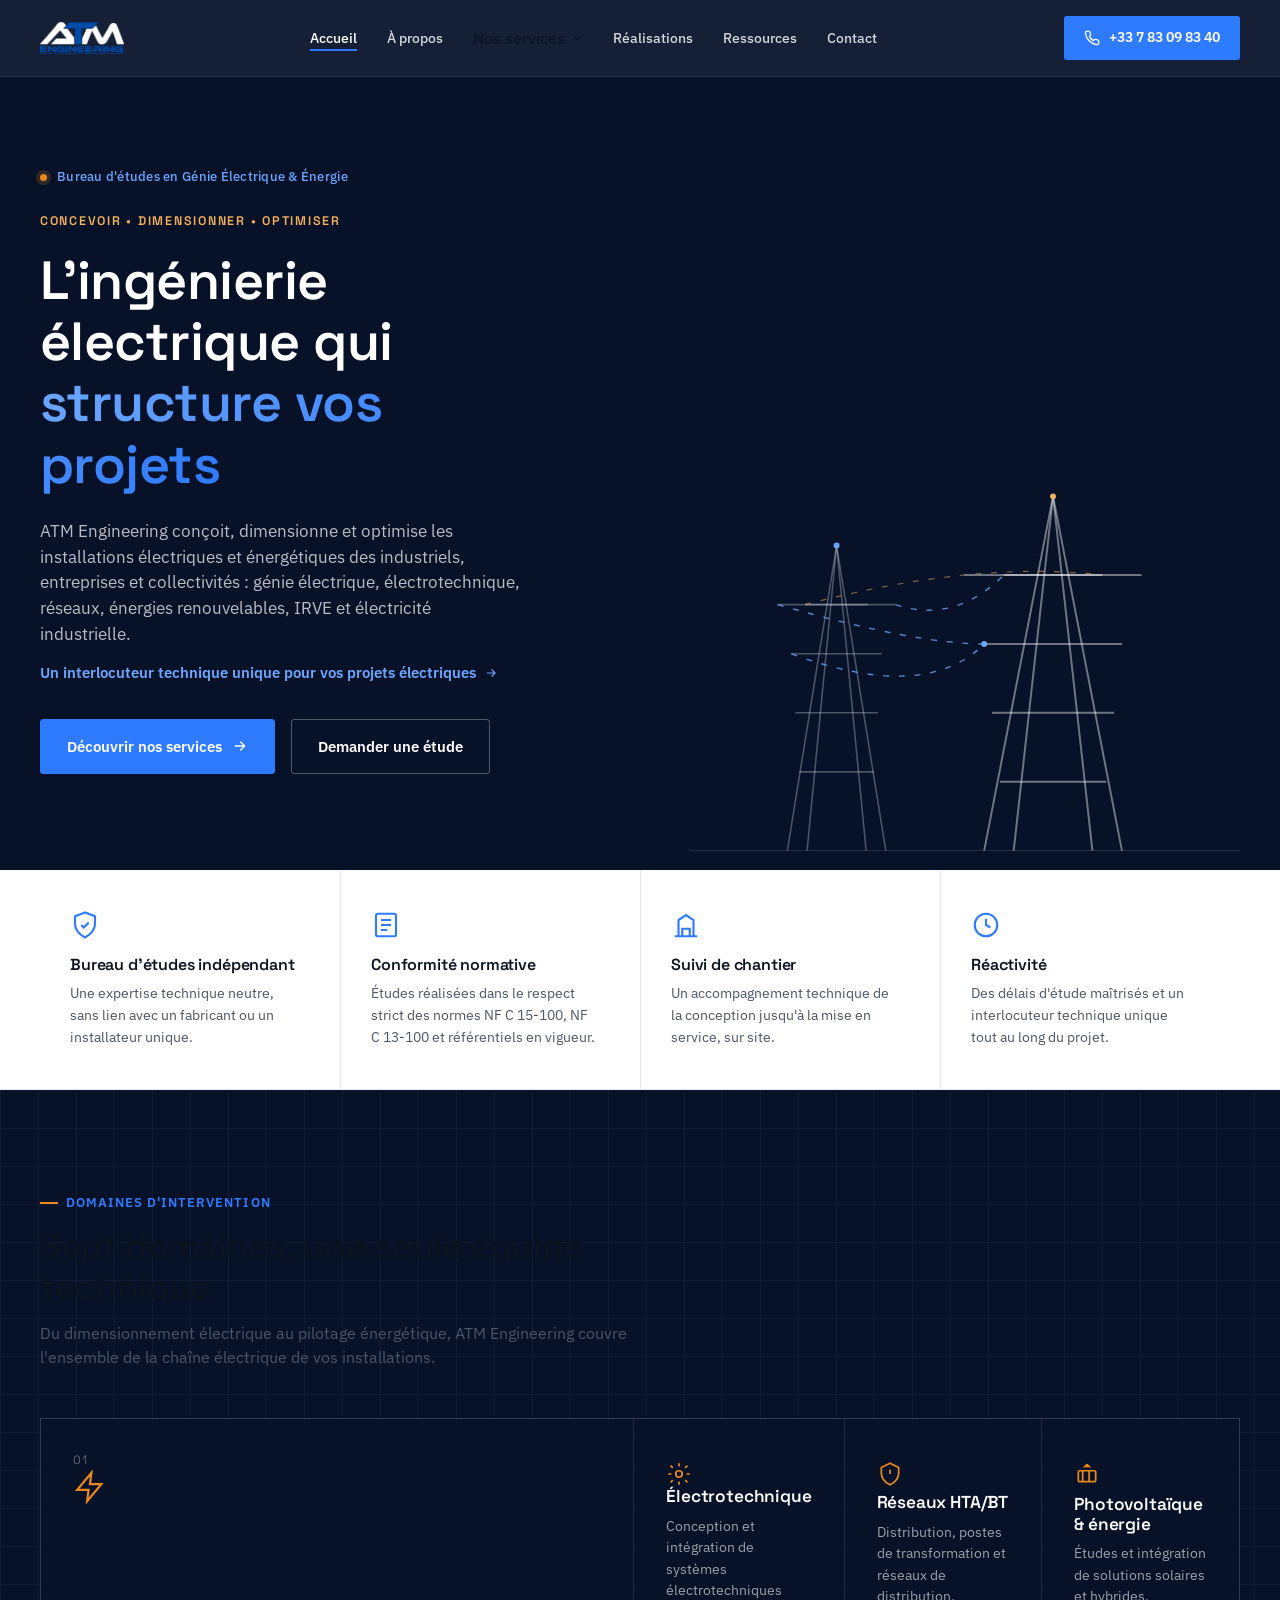
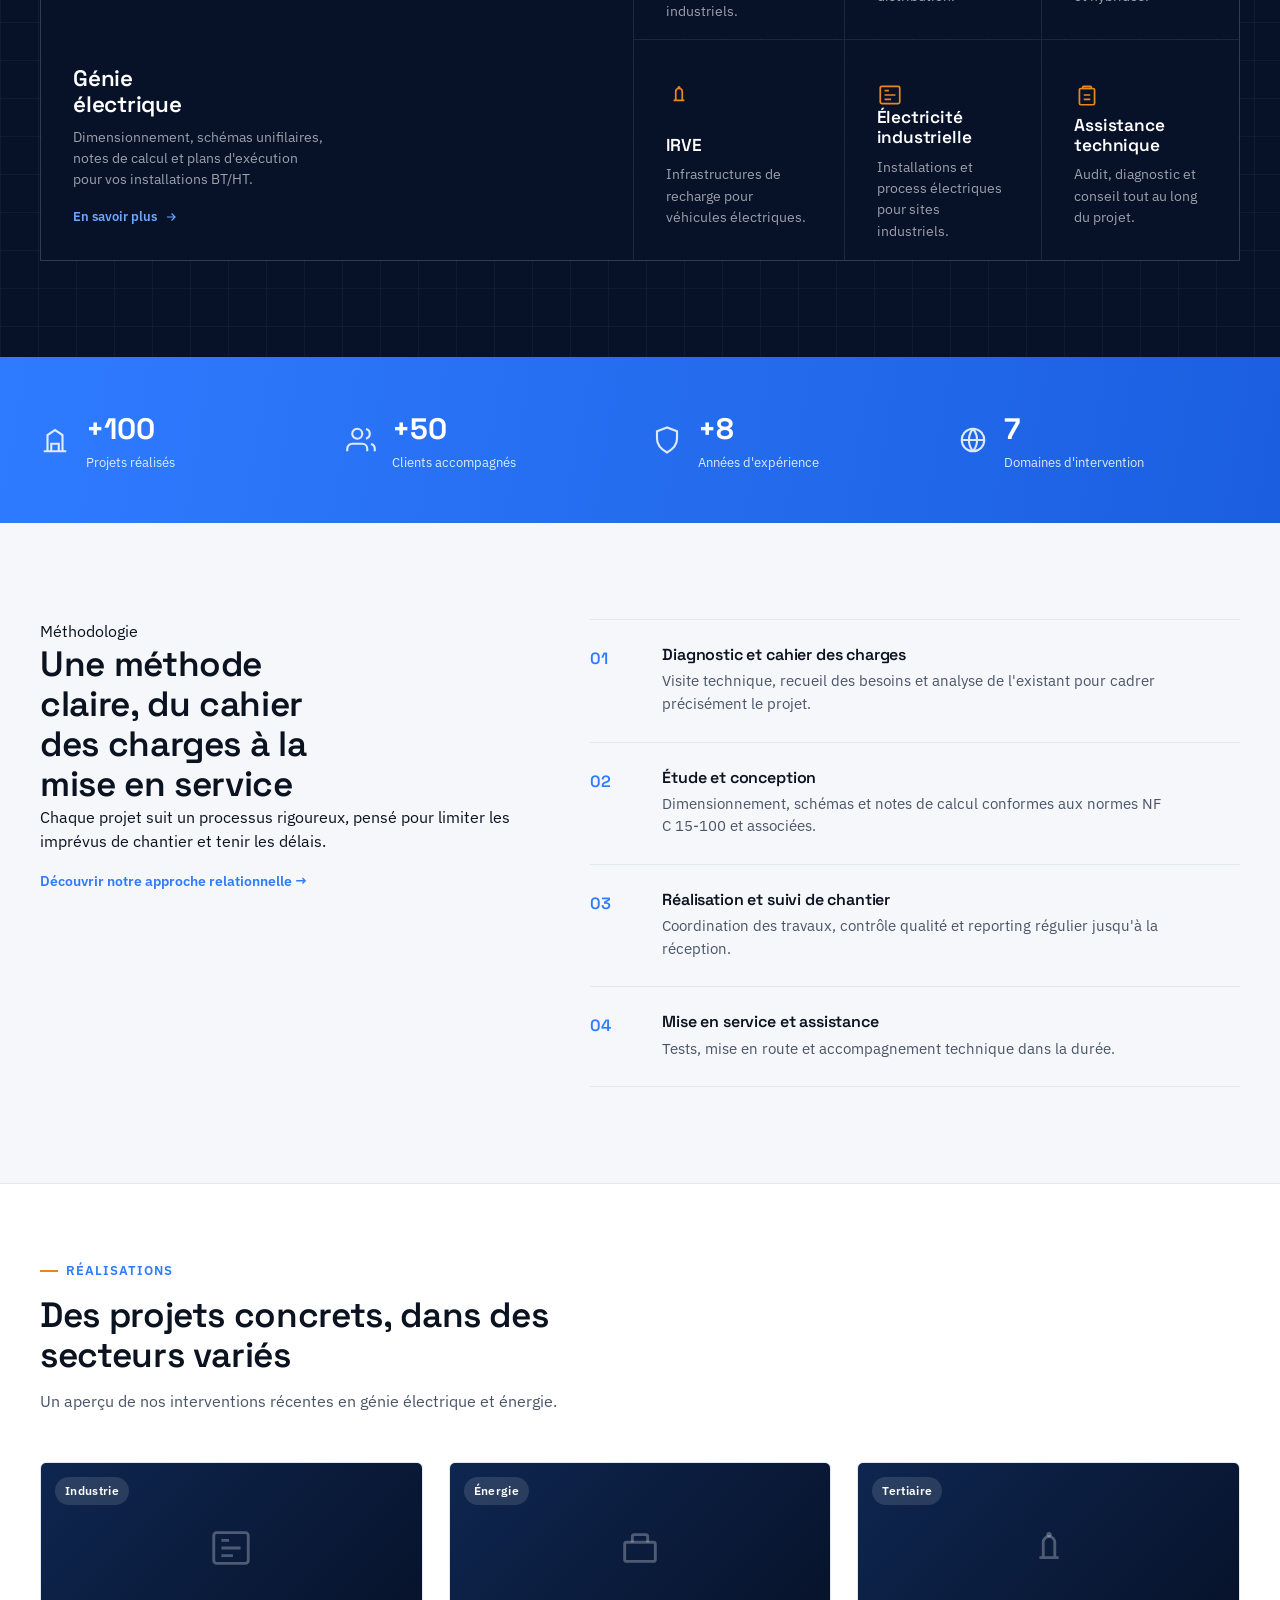
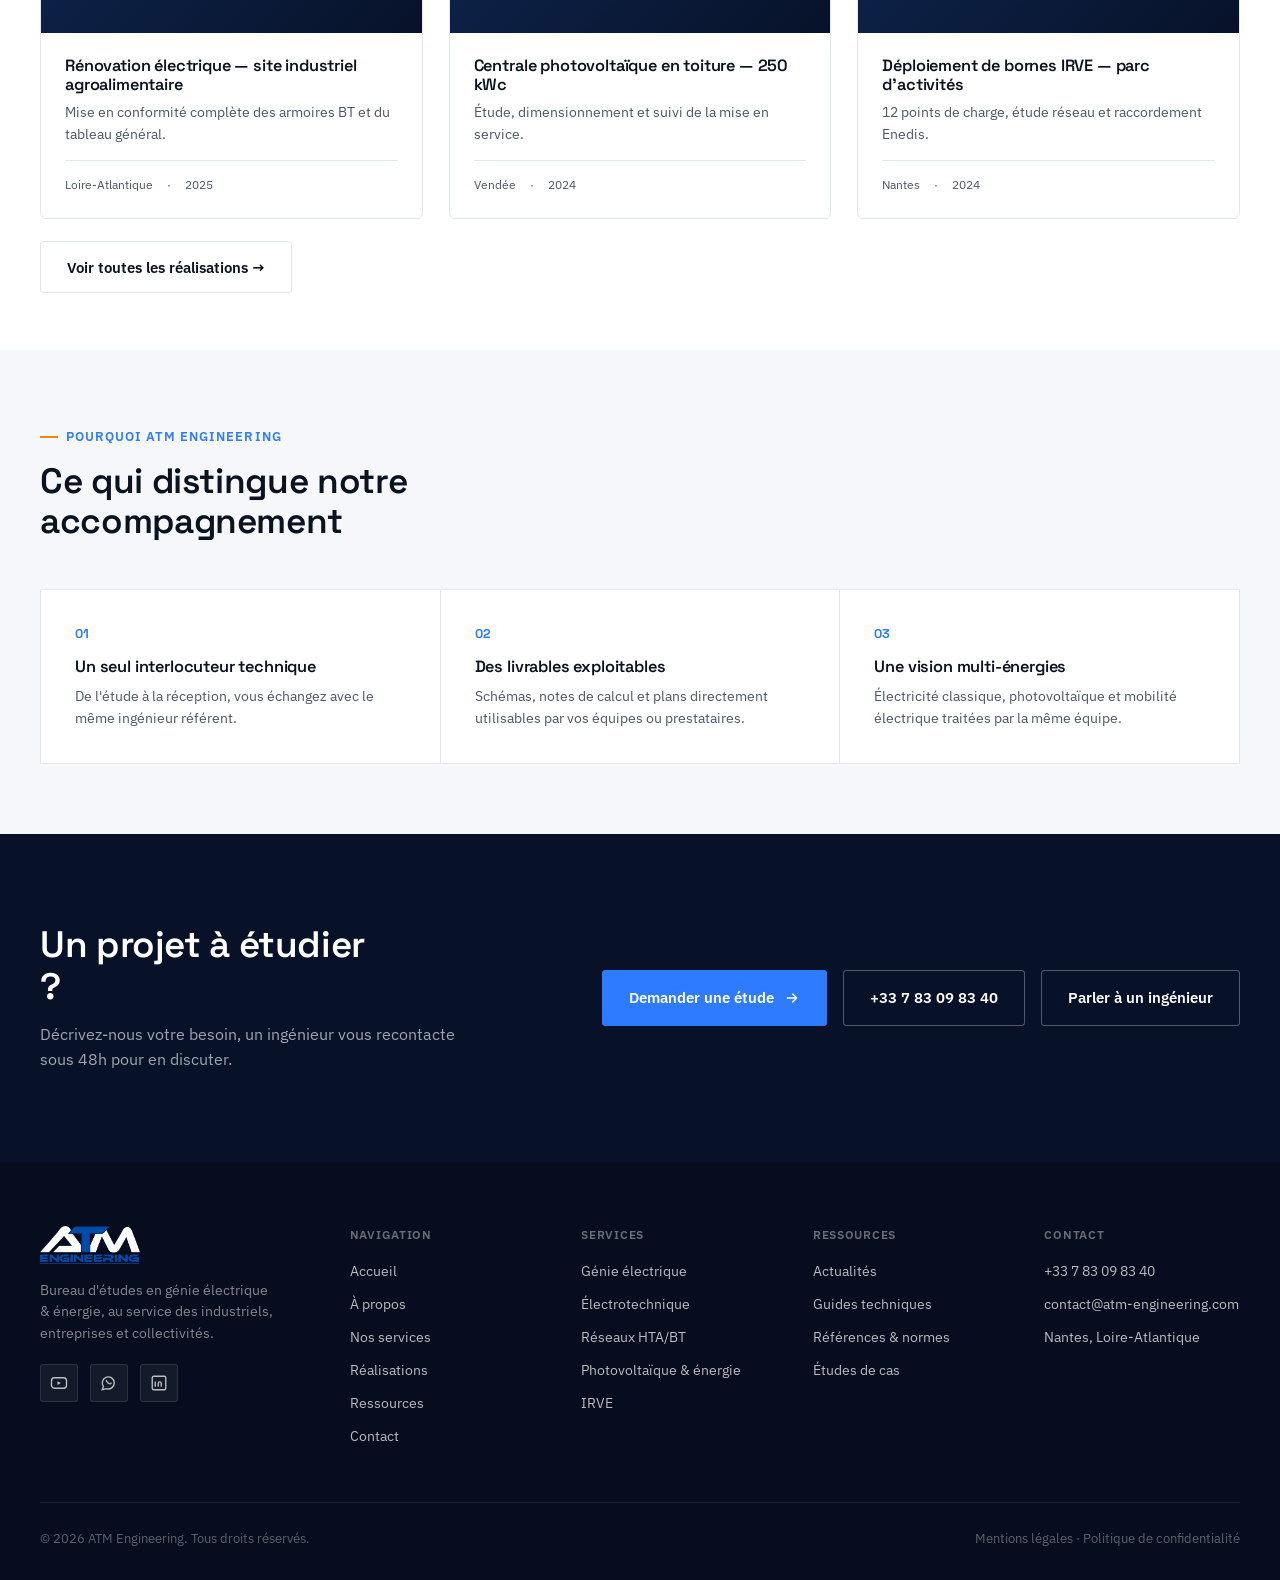
<file: index.html>
<!DOCTYPE html>
<html lang="fr">
<head>
<meta charset="UTF-8">
<meta name="viewport" content="width=device-width, initial-scale=1.0">
<title>Bureau d'études électricité à Nantes | ATM-Engineering</title>
<meta name="description" content="Bureau d'etudes en genie electrique et energie a Nantes.">
<link rel="canonical" href="https://atm-engineering.com/">
<meta property="og:type" content="website">
<meta property="og:site_name" content="ATM Engineering">
<meta property="og:title" content="Bureau d'études électricité à Nantes | ATM-Engineering">
<meta property="og:description" content="Bureau d'etudes en genie electrique et energie a Nantes.">
<meta property="og:url" content="https://atm-engineering.com/">
<meta property="og:image" content="https://atm-engineering.com/assets/logo-color.png">
<link rel="preconnect" href="https://fonts.googleapis.com">
<link rel="preconnect" href="https://fonts.gstatic.com" crossorigin>
<link href="https://fonts.googleapis.com/css2?family=Space+Grotesk:wght@400;500;600;700&family=IBM+Plex+Sans:wght@400;500;600&display=swap" rel="stylesheet">
<link rel="stylesheet" href="styles.css">
<link rel="icon" type="image/png" href="assets/logo-color.png">
<script type="application/ld+json">
{
  "@context": "https://schema.org",
  "@type": "ProfessionalService",
  "name": "ATM Engineering",
  "url": "https://atm-engineering.com/",
  "telephone": "+33783098340",
  "email": "contact@atm-engineering.com",
  "areaServed": [
    { "@type": "City", "name": "Nantes" },
    { "@type": "AdministrativeArea", "name": "Loire-Atlantique" },
    { "@type": "AdministrativeArea", "name": "Pays de la Loire" }
  ]
}
</script>
</head>
<body>

<header>
  <div class="wrap nav-row">
    <a href="index.html" class="logo"><img src="assets/logo.png" alt="ATM Engineering" class="logo-img"></a>
    <nav class="primary">
      <a href="index.html" class="current">Accueil</a>
      <a href="a-propos.html" class="">À propos</a>
      <div class="has-dropdown">
        <a href="services.html" class=" dd-trigger">Nos services
          <svg width="12" height="12" viewBox="0 0 24 24" fill="none" stroke="currentColor" stroke-width="2.5"><path d="M6 9l6 6 6-6"/></svg>
        </a>
        <div class="dropdown">
          <a href="services.html#genie-electrique">Génie électrique</a>
          <a href="services.html#electrotechnique">Électrotechnique</a>
          <a href="services.html#reseaux">Réseaux HTA/BT</a>
          <a href="services.html#photovoltaique">Photovoltaïque &amp; énergie</a>
          <a href="services.html#irve">IRVE</a>
          <a href="services.html#industrielle">Électricité industrielle</a>
          <a href="services.html#assistance">Assistance technique</a>
        </div>
      </div>
      <a href="realisations.html" class="">Réalisations</a>
      <a href="ressources.html" class="">Ressources</a>
      <a href="contact.html" class="">Contact</a>
    </nav>
    <a href="tel:+33783098340" class="call-btn">
      <svg width="16" height="16" viewBox="0 0 24 24" fill="none" stroke="currentColor" stroke-width="2" stroke-linecap="round" stroke-linejoin="round"><path d="M22 16.92v3a2 2 0 0 1-2.18 2 19.79 19.79 0 0 1-8.63-3.07 19.5 19.5 0 0 1-6-6 19.79 19.79 0 0 1-3.07-8.67A2 2 0 0 1 4.11 2h3a2 2 0 0 1 2 1.72c.127.96.361 1.903.7 2.81a2 2 0 0 1-.45 2.11L8.09 9.91a16 16 0 0 0 6 6l1.27-1.27a2 2 0 0 1 2.11-.45c.907.339 1.85.573 2.81.7A2 2 0 0 1 22 16.92z"/></svg>
      <span class="txt">+33 7 83 09 83 40</span>
    </a>
  </div>
</header>
<section class="hero" id="accueil">
  <div class="wrap hero-grid">
    <div class="hero-copy">
      <div class="eyebrow-line"><span class="dot"></span> Bureau d'études en Génie Électrique &amp; Énergie</div>
      <div class="slogan-tag">CONCEVOIR&nbsp;•&nbsp;DIMENSIONNER&nbsp;•&nbsp;OPTIMISER</div>
      <h1>L'ingénierie électrique qui <em>structure vos projets</em></h1>
      <p class="lead">ATM Engineering conçoit, dimensionne et optimise les installations électriques et énergétiques des industriels, entreprises et collectivités : génie électrique, électrotechnique, réseaux, énergies renouvelables, IRVE et électricité industrielle.</p>
      <p style="margin-top:12px;"><a href="a-propos.html" style="color:var(--blue-bright); font-size:0.92rem; font-weight:600; display:inline-flex; align-items:center; gap:8px;">Un interlocuteur technique unique pour vos projets électriques
        <svg width="14" height="14" viewBox="0 0 24 24" fill="none" stroke="currentColor" stroke-width="2"><path d="M5 12h14M13 6l6 6-6 6"/></svg>
      </a></p>
      <div class="hero-actions">
        <a href="services.html" class="btn-primary">
          Découvrir nos services
          <svg width="16" height="16" viewBox="0 0 24 24" fill="none" stroke="currentColor" stroke-width="2" stroke-linecap="round" stroke-linejoin="round"><path d="M5 12h14M13 6l6 6-6 6"/></svg>
        </a>
        <a href="contact.html" class="btn-ghost">Demander une étude</a>
      </div>
    </div>
    <div class="hero-art" aria-hidden="true">
      <svg viewBox="0 0 560 420" fill="none" xmlns="http://www.w3.org/2000/svg">
        <g stroke="rgba(255,255,255,0.28)" stroke-width="1.6">
          <path d="M120 400 L150 90 L180 400"/><path d="M100 400 L150 90 L200 400"/>
          <path d="M112 320 L188 320"/><path d="M108 260 L192 260"/><path d="M104 200 L196 200"/>
          <path d="M118 150 L182 150"/><path d="M90 150 L210 150"/>
        </g>
        <g stroke="rgba(255,255,255,0.42)" stroke-width="2">
          <path d="M330 400 L370 40 L410 400"/><path d="M300 400 L370 40 L440 400"/>
          <path d="M316 330 L424 330"/><path d="M308 260 L432 260"/><path d="M300 190 L440 190"/>
          <path d="M320 120 L420 120"/><path d="M280 120 L460 120"/>
        </g>
        <g stroke="var(--blue-bright)" stroke-width="1.4" class="pulse-line" opacity="0.8">
          <path d="M90 150 Q230 190 300 190"/><path d="M210 150 Q270 170 320 120"/><path d="M104 200 Q240 250 300 190"/>
        </g>
        <g stroke="var(--copper-soft)" stroke-width="1.2" class="pulse-line delay-a" opacity="0.55">
          <path d="M118 150 Q290 105 420 120"/>
        </g>
        <circle class="glow-dot" cx="150" cy="90" r="3" fill="var(--blue-bright)"/>
        <circle class="glow-dot delay-b" cx="370" cy="40" r="3" fill="var(--copper-soft)"/>
        <circle class="glow-dot delay-c" cx="300" cy="190" r="3" fill="var(--blue-bright)"/>
        <path d="M0 400 H560" stroke="rgba(255,255,255,0.12)" stroke-width="1"/>
      </svg>
    </div>
  </div>
  <div class="hero-bottom-fade"></div>
</section>

<!-- Expertise -->
<section class="values">
  <div class="wrap values-row">
    <div class="value-item">
      <svg width="30" height="30" viewBox="0 0 24 24" fill="none" stroke="currentColor" stroke-width="1.7"><path d="M12 2 4 5v6c0 5 3.5 8.5 8 11 4.5-2.5 8-6 8-11V5z"/><path d="M9 12l2 2 4-4"/></svg>
      <h3>Bureau d'études indépendant</h3>
      <p>Une expertise technique neutre, sans lien avec un fabricant ou un installateur unique.</p>
    </div>
    <div class="value-item">
      <svg width="30" height="30" viewBox="0 0 24 24" fill="none" stroke="currentColor" stroke-width="1.7"><rect x="4" y="3" width="16" height="18" rx="1.5"/><path d="M8 8h8M8 12h8M8 16h5"/></svg>
      <h3>Conformité normative</h3>
      <p>Études réalisées dans le respect strict des normes NF C 15-100, NF C 13-100 et référentiels en vigueur.</p>
    </div>
    <div class="value-item">
      <svg width="30" height="30" viewBox="0 0 24 24" fill="none" stroke="currentColor" stroke-width="1.7"><path d="M3 21h18M6 21V8l6-4 6 4v13M9 21v-6h6v6"/></svg>
      <h3>Suivi de chantier</h3>
      <p>Un accompagnement technique de la conception jusqu'à la mise en service, sur site.</p>
    </div>
    <div class="value-item">
      <svg width="30" height="30" viewBox="0 0 24 24" fill="none" stroke="currentColor" stroke-width="1.7"><circle cx="12" cy="12" r="9"/><path d="M12 7v5l3.5 2"/></svg>
      <h3>Réactivité</h3>
      <p>Des délais d'étude maîtrisés et un interlocuteur technique unique tout au long du projet.</p>
    </div>
  </div>
</section>

<!-- Domaines d'intervention -->
<section class="domains" id="domaines">
  <div class="wrap">
    <div class="section-head on-dark">
      <span class="kicker">Domaines d'intervention</span>
      <h2>Sept domaines, une seule équipe technique</h2>
      <p>Du dimensionnement électrique au pilotage énergétique, ATM Engineering couvre l'ensemble de la chaîne électrique de vos installations.</p>
    </div>

    <div class="domains-grid">
      <div class="dcard feature">
        <div>
          <div class="num">01</div>
          <div class="icon-wrap"><svg width="34" height="34" viewBox="0 0 24 24" fill="none" stroke="currentColor" stroke-width="1.6"><path d="M13 2 3 14h8l-1 8 10-12h-8z"/></svg></div>
        </div>
        <div>
          <h3>Génie électrique</h3>
          <p>Dimensionnement, schémas unifilaires, notes de calcul et plans d'exécution pour vos installations BT/HT.</p>
          <span class="more">En savoir plus<svg width="14" height="14" viewBox="0 0 24 24" fill="none" stroke="currentColor" stroke-width="2"><path d="M5 12h14M13 6l6 6-6 6"/></svg></span>
        </div>
      </div>
      <div class="dcard small">
        <div class="icon-wrap"><svg width="26" height="26" viewBox="0 0 24 24" fill="none" stroke="currentColor" stroke-width="1.6"><circle cx="12" cy="12" r="3"/><path d="M12 2v3M12 19v3M4.2 4.2l2.1 2.1M17.7 17.7l2.1 2.1M2 12h3M19 12h3M4.2 19.8l2.1-2.1M17.7 6.3l2.1-2.1"/></svg></div>
        <div><h3>Électrotechnique</h3><p>Conception et intégration de systèmes électrotechniques industriels.</p></div>
      </div>
      <div class="dcard small">
        <div class="icon-wrap"><svg width="26" height="26" viewBox="0 0 24 24" fill="none" stroke="currentColor" stroke-width="1.6"><path d="M12 2 4 6v5c0 5.5 3.4 8.7 8 11 4.6-2.3 8-5.5 8-11V6z"/><path d="M12 8v4M12 15h.01"/></svg></div>
        <div><h3>Réseaux HTA/BT</h3><p>Distribution, postes de transformation et réseaux de distribution.</p></div>
      </div>
      <div class="dcard small">
        <div class="icon-wrap"><svg width="26" height="26" viewBox="0 0 24 24" fill="none" stroke="currentColor" stroke-width="1.6"><path d="M12 3v3M12 3l3 3M12 3 9 6"/><rect x="4" y="9" width="16" height="10" rx="1"/><path d="M8 9v10M14 9v10"/></svg></div>
        <div><h3>Photovoltaïque &amp; énergie</h3><p>Études et intégration de solutions solaires et hybrides.</p></div>
      </div>
      <div class="dcard small">
        <div class="icon-wrap"><svg width="26" height="26" viewBox="0 0 24 24" fill="none" stroke="currentColor" stroke-width="1.6"><path d="M7 17h10M9 17V9a3 3 0 0 1 6 0v8"/><circle cx="12" cy="5" r="1.4" fill="currentColor" stroke="none"/></svg></div>
        <div><h3>IRVE</h3><p>Infrastructures de recharge pour véhicules électriques.</p></div>
      </div>
      <div class="dcard small">
        <div class="icon-wrap"><svg width="26" height="26" viewBox="0 0 24 24" fill="none" stroke="currentColor" stroke-width="1.6"><rect x="3" y="4" width="18" height="16" rx="1.5"/><path d="M7 8h4M7 12h10M7 16h6"/></svg></div>
        <div><h3>Électricité industrielle</h3><p>Installations et process électriques pour sites industriels.</p></div>
      </div>
      <div class="dcard small">
        <div class="icon-wrap"><svg width="26" height="26" viewBox="0 0 24 24" fill="none" stroke="currentColor" stroke-width="1.6"><path d="M9 4h6a1 1 0 0 1 1 1v1H8V5a1 1 0 0 1 1-1z"/><rect x="5" y="6" width="14" height="15" rx="1.5"/><path d="M9 12h6M9 16h6"/></svg></div>
        <div><h3>Assistance technique</h3><p>Audit, diagnostic et conseil tout au long du projet.</p></div>
      </div>
    </div>
  </div>
</section>

<!-- Chiffres clés -->
<section class="stats">
  <div class="wrap stats-row">
    <div class="stat"><svg width="30" height="30" viewBox="0 0 24 24" fill="none" stroke="currentColor" stroke-width="1.7"><path d="M3 21h18M6 21V8l6-4 6 4v13M9 21v-6h6v6"/></svg><div><div class="num">+100</div><div class="label">Projets réalisés</div></div></div>
    <div class="stat"><svg width="30" height="30" viewBox="0 0 24 24" fill="none" stroke="currentColor" stroke-width="1.7"><path d="M17 21v-2a4 4 0 0 0-4-4H5a4 4 0 0 0-4 4v2"/><circle cx="9" cy="7" r="4"/><path d="M23 21v-2a4 4 0 0 0-3-3.87M16 3.13a4 4 0 0 1 0 7.75"/></svg><div><div class="num">+50</div><div class="label">Clients accompagnés</div></div></div>
    <div class="stat"><svg width="30" height="30" viewBox="0 0 24 24" fill="none" stroke="currentColor" stroke-width="1.7"><path d="M12 2 4 5v6c0 5 3.5 8.5 8 11 4.5-2.5 8-6 8-11V5z"/></svg><div><div class="num">+8</div><div class="label">Années d'expérience</div></div></div>
    <div class="stat"><svg width="30" height="30" viewBox="0 0 24 24" fill="none" stroke="currentColor" stroke-width="1.7"><circle cx="12" cy="12" r="9"/><path d="M3 12h18M12 3a14 14 0 0 1 0 18M12 3a14 14 0 0 0 0 18"/></svg><div><div class="num">7</div><div class="label">Domaines d'intervention</div></div></div>
  </div>
</section>

<!-- Méthodologie -->
<section class="section">
  <div class="wrap about-grid">
    <div>
      <span class="kicker">Méthodologie</span>
      <h2>Une méthode claire, du cahier des charges à la mise en service</h2>
      <p>Chaque projet suit un processus rigoureux, pensé pour limiter les imprévus de chantier et tenir les délais.</p>
      <p style="margin-top:14px;"><a href="a-propos.html#methode" style="color:var(--blue); font-size:0.9rem; font-weight:600;">Découvrir notre approche relationnelle →</a></p>
    </div>
    <div class="steps">
      <div class="step"><div class="sn">01</div><div><h4>Diagnostic et cahier des charges</h4><p>Visite technique, recueil des besoins et analyse de l'existant pour cadrer précisément le projet.</p></div></div>
      <div class="step"><div class="sn">02</div><div><h4>Étude et conception</h4><p>Dimensionnement, schémas et notes de calcul conformes aux normes NF C 15-100 et associées.</p></div></div>
      <div class="step"><div class="sn">03</div><div><h4>Réalisation et suivi de chantier</h4><p>Coordination des travaux, contrôle qualité et reporting régulier jusqu'à la réception.</p></div></div>
      <div class="step"><div class="sn">04</div><div><h4>Mise en service et assistance</h4><p>Tests, mise en route et accompagnement technique dans la durée.</p></div></div>
    </div>
  </div>
</section>

<!-- Réalisations teaser -->
<section class="section tight" style="background:var(--white); border-top:1px solid var(--paper-line);">
  <div class="wrap">
    <div class="section-head">
      <span class="kicker">Réalisations</span>
      <h2>Des projets concrets, dans des secteurs variés</h2>
      <p>Un aperçu de nos interventions récentes en génie électrique et énergie.</p>
    </div>
    <div class="proj-grid">
      <div class="proj-card">
        <div class="proj-thumb"><span class="proj-tag">Industrie</span><svg width="46" height="46" viewBox="0 0 24 24" fill="none" stroke="currentColor" stroke-width="1.5"><rect x="3" y="4" width="18" height="16" rx="1.5"/><path d="M7 8h4M7 12h10M7 16h6"/></svg></div>
        <div class="proj-body">
          <h3>Rénovation électrique — site industriel agroalimentaire</h3>
          <p>Mise en conformité complète des armoires BT et du tableau général.</p>
          <div class="proj-meta"><span>Loire-Atlantique</span><span>·</span><span>2025</span></div>
        </div>
      </div>
      <div class="proj-card">
        <div class="proj-thumb"><span class="proj-tag">Énergie</span><svg width="46" height="46" viewBox="0 0 24 24" fill="none" stroke="currentColor" stroke-width="1.5"><rect x="4" y="9" width="16" height="10" rx="1"/><path d="M8 9V6a1 1 0 0 1 1-1h6a1 1 0 0 1 1 1v3"/></svg></div>
        <div class="proj-body">
          <h3>Centrale photovoltaïque en toiture — 250 kWc</h3>
          <p>Étude, dimensionnement et suivi de la mise en service.</p>
          <div class="proj-meta"><span>Vendée</span><span>·</span><span>2024</span></div>
        </div>
      </div>
      <div class="proj-card">
        <div class="proj-thumb"><span class="proj-tag">Tertiaire</span><svg width="46" height="46" viewBox="0 0 24 24" fill="none" stroke="currentColor" stroke-width="1.5"><path d="M7 17h10M9 17V9a3 3 0 0 1 6 0v8"/><circle cx="12" cy="5" r="1.4" fill="currentColor" stroke="none"/></svg></div>
        <div class="proj-body">
          <h3>Déploiement de bornes IRVE — parc d'activités</h3>
          <p>12 points de charge, étude réseau et raccordement Enedis.</p>
          <div class="proj-meta"><span>Nantes</span><span>·</span><span>2024</span></div>
        </div>
      </div>
    </div>
    <div style="margin-top:36px;"><a href="realisations.html" class="btn-ghost dark">Voir toutes les réalisations →</a></div>
  </div>
</section>

<!-- Pourquoi ATM Engineering -->
<section class="section tight">
  <div class="wrap">
    <div class="section-head">
      <span class="kicker">Pourquoi ATM Engineering</span>
      <h2>Ce qui distingue notre accompagnement</h2>
    </div>
    <div class="why-grid">
      <div class="why-item"><div class="n">01</div><h3>Un seul interlocuteur technique</h3><p>De l'étude à la réception, vous échangez avec le même ingénieur référent.</p></div>
      <div class="why-item"><div class="n">02</div><h3>Des livrables exploitables</h3><p>Schémas, notes de calcul et plans directement utilisables par vos équipes ou prestataires.</p></div>
      <div class="why-item"><div class="n">03</div><h3>Une vision multi-énergies</h3><p>Électricité classique, photovoltaïque et mobilité électrique traitées par la même équipe.</p></div>
    </div>
  </div>
</section>

<section class="cta" id="contact">
  <div class="wrap cta-inner">
    <div>
      <h2>Un projet à étudier ?</h2>
      <p>Décrivez-nous votre besoin, un ingénieur vous recontacte sous 48h pour en discuter.</p>
    </div>
    <div class="cta-actions">
      <a href="contact.html" class="btn-primary">
        Demander une étude
        <svg width="16" height="16" viewBox="0 0 24 24" fill="none" stroke="currentColor" stroke-width="2" stroke-linecap="round" stroke-linejoin="round"><path d="M5 12h14M13 6l6 6-6 6"/></svg>
      </a>
      <a href="tel:+33783098340" class="btn-ghost">+33 7 83 09 83 40</a>
      <a href="https://api.whatsapp.com/send?phone=33783098340&text&type=phone_number&app_absent=0" target="_blank" rel="noopener" class="btn-ghost">Parler à un ingénieur</a>
    </div>
  </div>
</section>
<footer>
  <div class="wrap">
    <div class="footer-grid">
      <div>
        <a href="index.html" class="logo"><img src="assets/logo.png" alt="ATM Engineering" class="logo-img"></a>
        <p class="desc">Bureau d'études en génie électrique &amp; énergie, au service des industriels, entreprises et collectivités.</p>
        <div class="social-row">
          <a href="https://www.youtube.com/@atm-engineering" target="_blank" rel="noopener" aria-label="YouTube">
            <svg width="18" height="18" viewBox="0 0 24 24" fill="none" stroke="currentColor" stroke-width="1.8"><rect x="2" y="5" width="20" height="14" rx="4"/><path d="M10 9.5v5l4.5-2.5z" fill="currentColor" stroke="none"/></svg>
          </a>
          <a href="https://api.whatsapp.com/send?phone=33783098340&text&type=phone_number&app_absent=0" target="_blank" rel="noopener" aria-label="WhatsApp">
            <svg width="18" height="18" viewBox="0 0 24 24" fill="none" stroke="currentColor" stroke-width="1.8"><path d="M3 21l1.5-4.5A8 8 0 1 1 8.5 19.5z"/><path d="M8.5 8.5c.3 2 2.7 4.4 4.7 4.7.8.1 1.3-.6 1.6-1.2" stroke-linecap="round"/></svg>
          </a>
          <a href="https://www.linkedin.com/company/atm-engineering-fr/?viewAsMember=true" target="_blank" rel="noopener" aria-label="LinkedIn">
            <svg width="18" height="18" viewBox="0 0 24 24" fill="none" stroke="currentColor" stroke-width="1.8"><rect x="3" y="3" width="18" height="18" rx="2"/><path d="M7 10v7M7 7v.01M11 17v-4.5a2 2 0 0 1 4 0V17M11 12.5V17"/></svg>
          </a>
        </div>
      </div>
      <div class="footer-col">
        <h5>Navigation</h5>
        <a href="index.html">Accueil</a>
        <a href="a-propos.html">À propos</a>
        <a href="services.html">Nos services</a>
        <a href="realisations.html">Réalisations</a>
        <a href="ressources.html">Ressources</a>
        <a href="contact.html">Contact</a>
      </div>
      <div class="footer-col">
        <h5>Services</h5>
        <a href="services.html#genie-electrique">Génie électrique</a>
        <a href="services.html#electrotechnique">Électrotechnique</a>
        <a href="services.html#reseaux">Réseaux HTA/BT</a>
        <a href="services.html#photovoltaique">Photovoltaïque &amp; énergie</a>
        <a href="services.html#irve">IRVE</a>
      </div>
      <div class="footer-col">
        <h5>Ressources</h5>
        <a href="ressources.html#actualites">Actualités</a>
        <a href="ressources.html#guides">Guides techniques</a>
        <a href="ressources.html#normes">Références &amp; normes</a>
        <a href="realisations.html">Études de cas</a>
      </div>
      <div class="footer-col">
        <h5>Contact</h5>
        <p>+33 7 83 09 83 40</p>
        <p>contact@atm-engineering.com</p>
        <p>Nantes, Loire-Atlantique</p>
      </div>
    </div>
    <div class="footer-bottom">
      <span>© 2026 ATM Engineering. Tous droits réservés.</span>
      <span><a href="mentions-legales.html" style="color:inherit;">Mentions légales</a> · <a href="politique-de-confidentialite.html" style="color:inherit;">Politique de confidentialité</a></span>
    </div>
  </div>
</footer>

<script>
  const nums = document.querySelectorAll('.stats .num, .case-stats .num');
  const io = new IntersectionObserver((entries)=>{
    entries.forEach(e=>{
      if(e.isIntersecting){
        e.target.style.transition = 'opacity .5s ease, transform .5s ease';
        e.target.style.opacity = 1;
        e.target.style.transform = 'translateY(0)';
        io.unobserve(e.target);
      }
    });
  }, {threshold:0.4});
  nums.forEach(n=>{
    n.style.opacity = 0;
    n.style.transform = 'translateY(8px)';
    io.observe(n);
  });
</script>
</body>
</html>
</file>
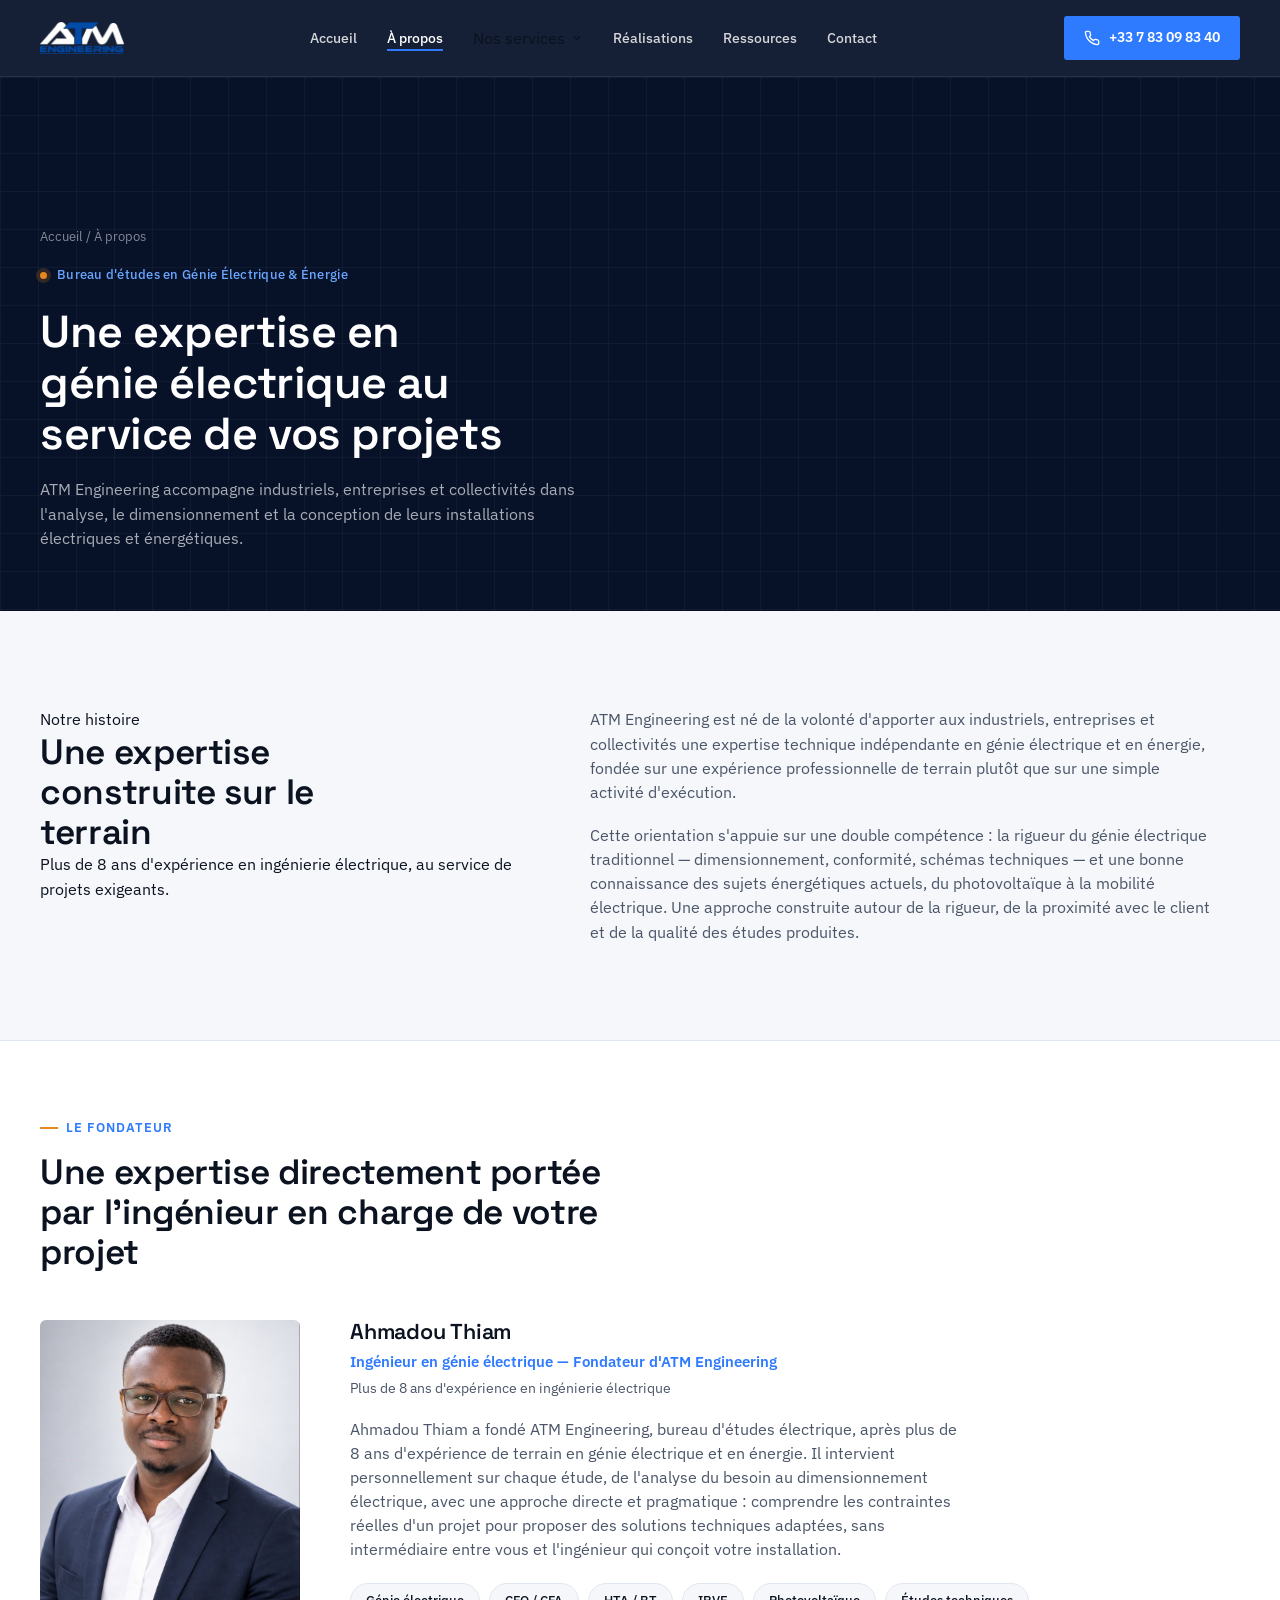
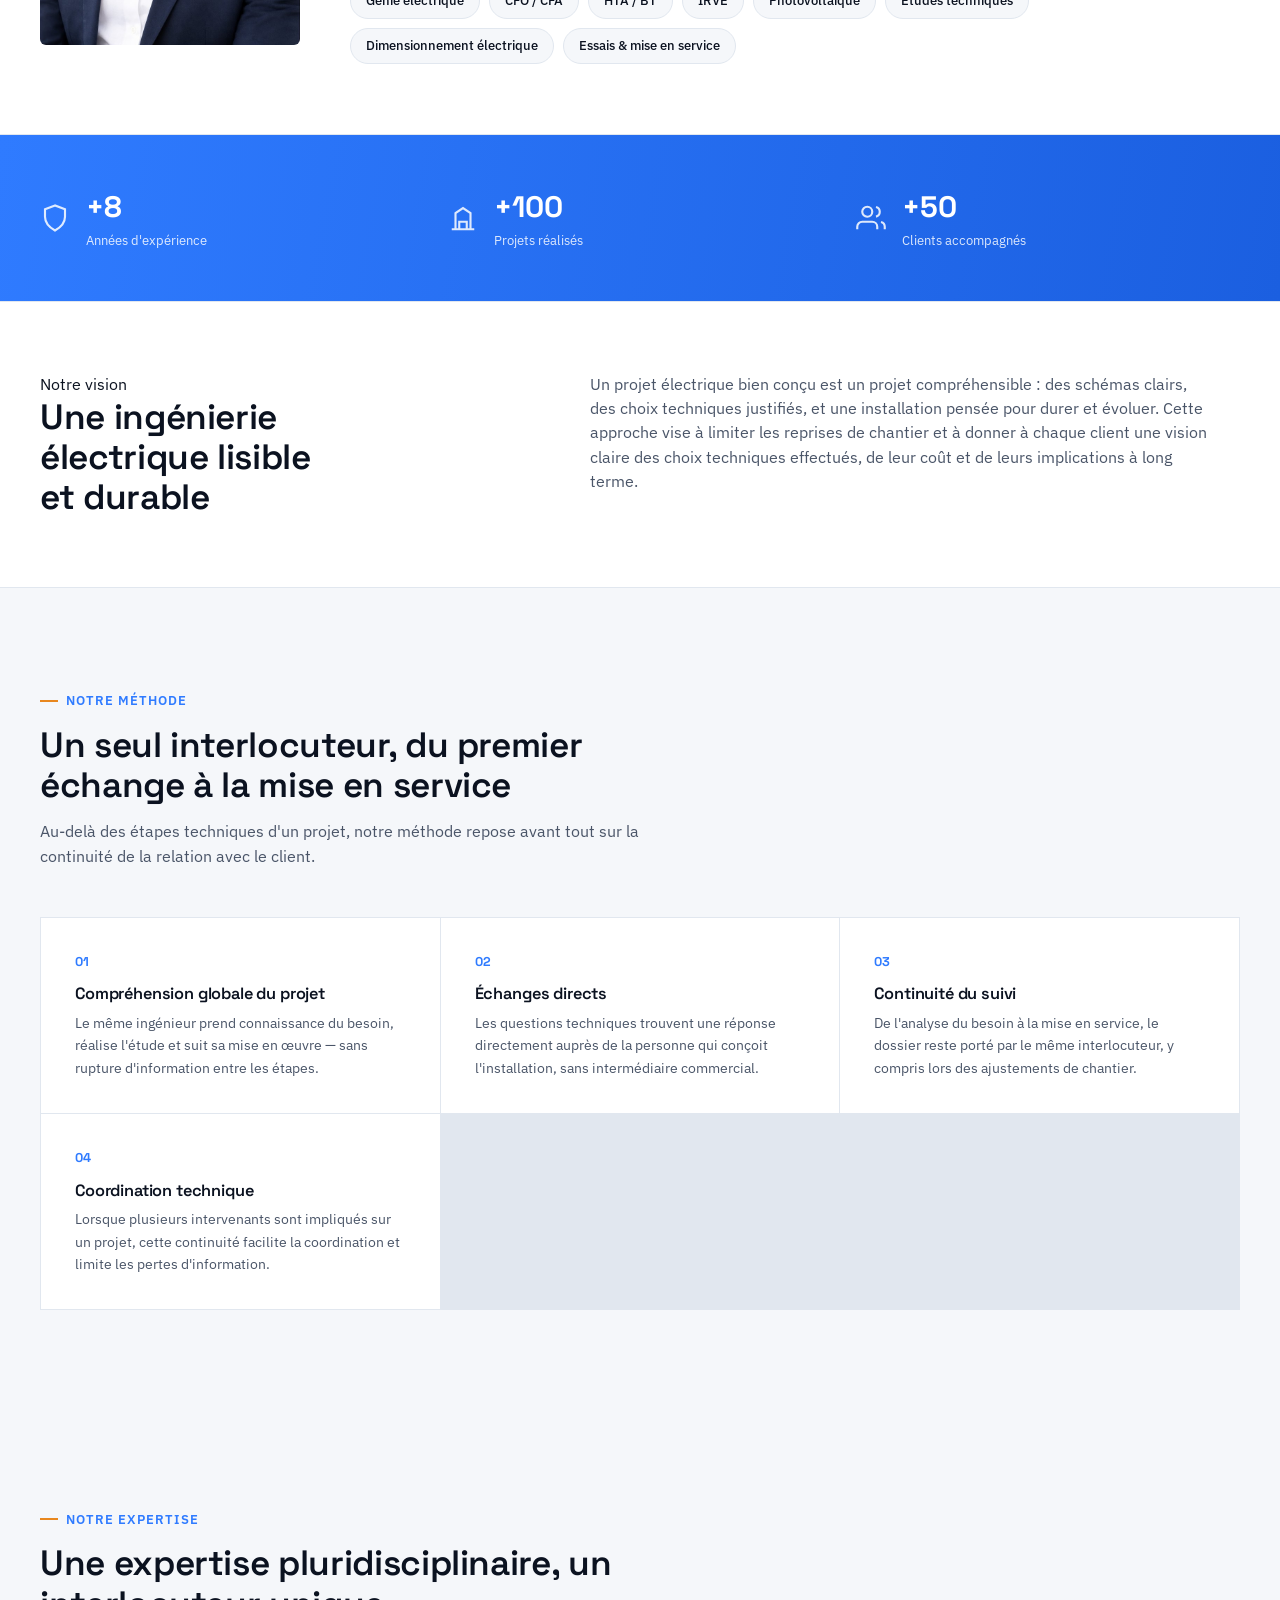
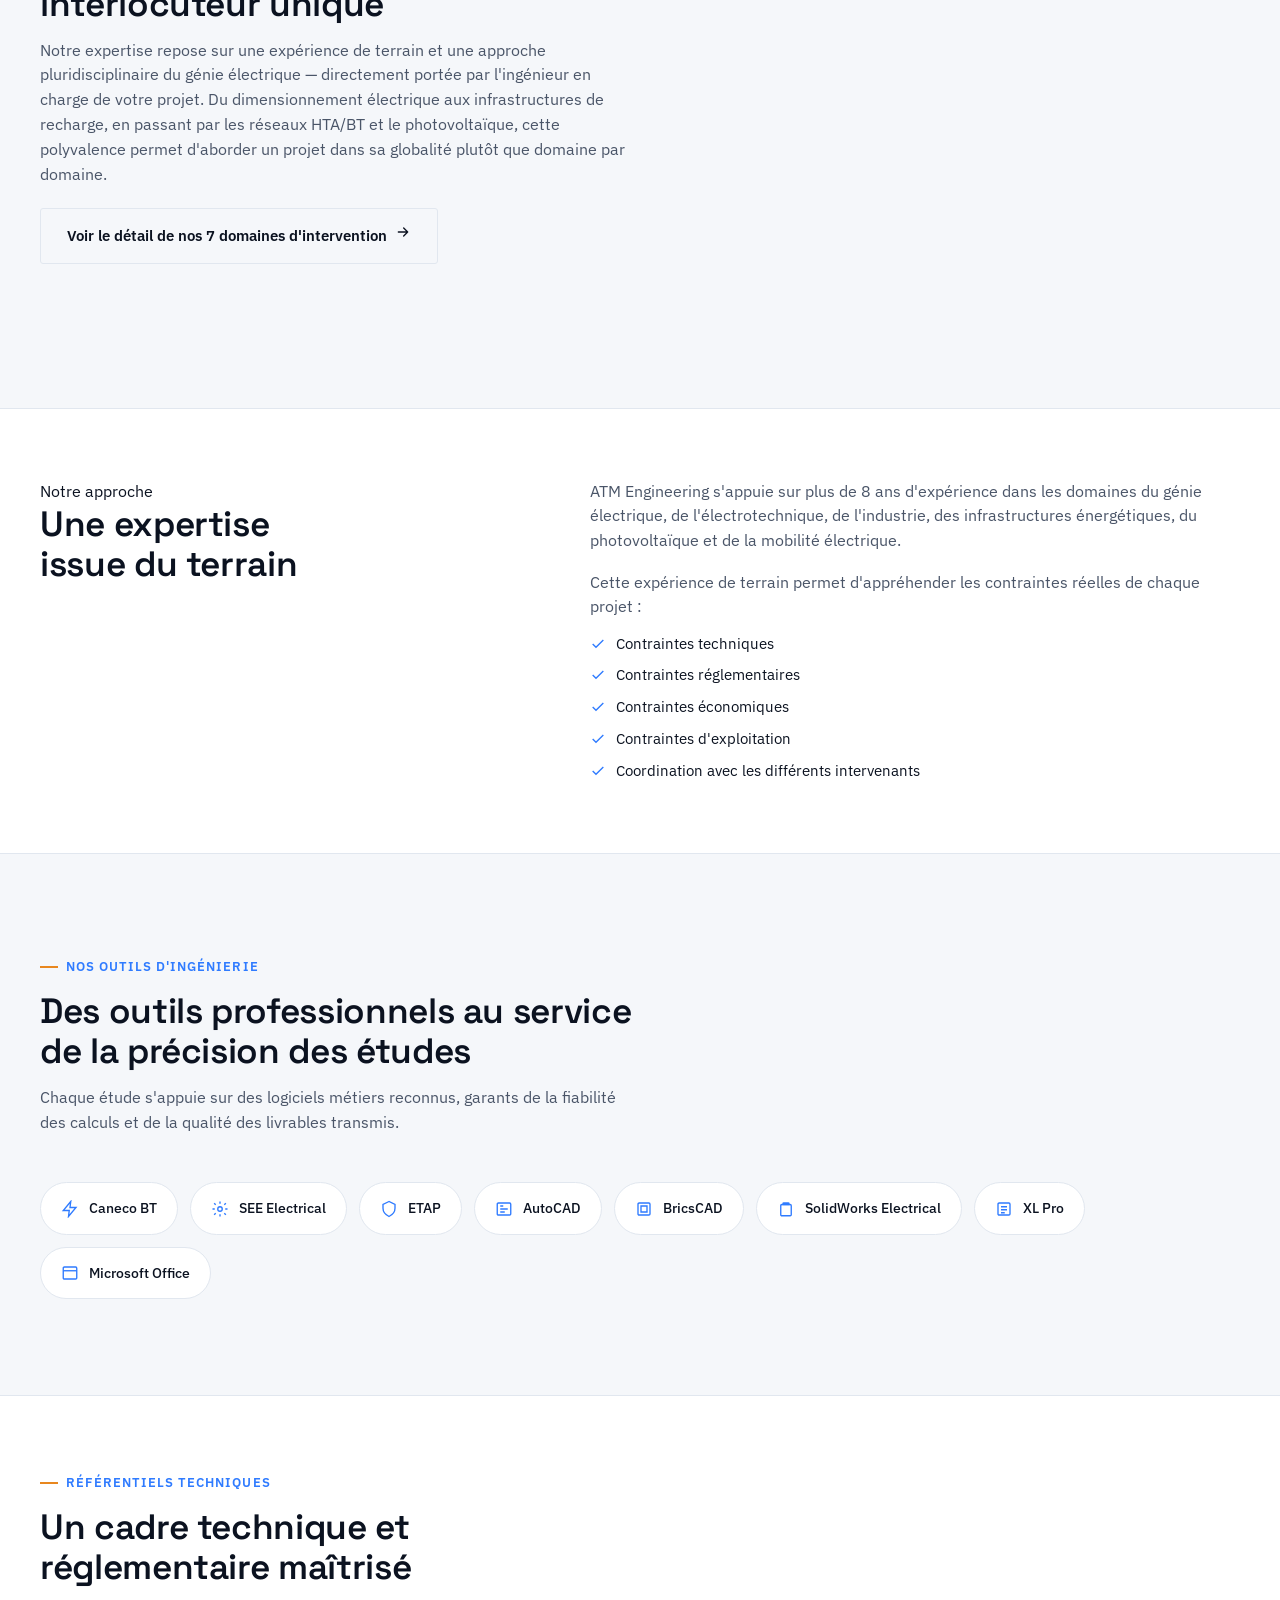
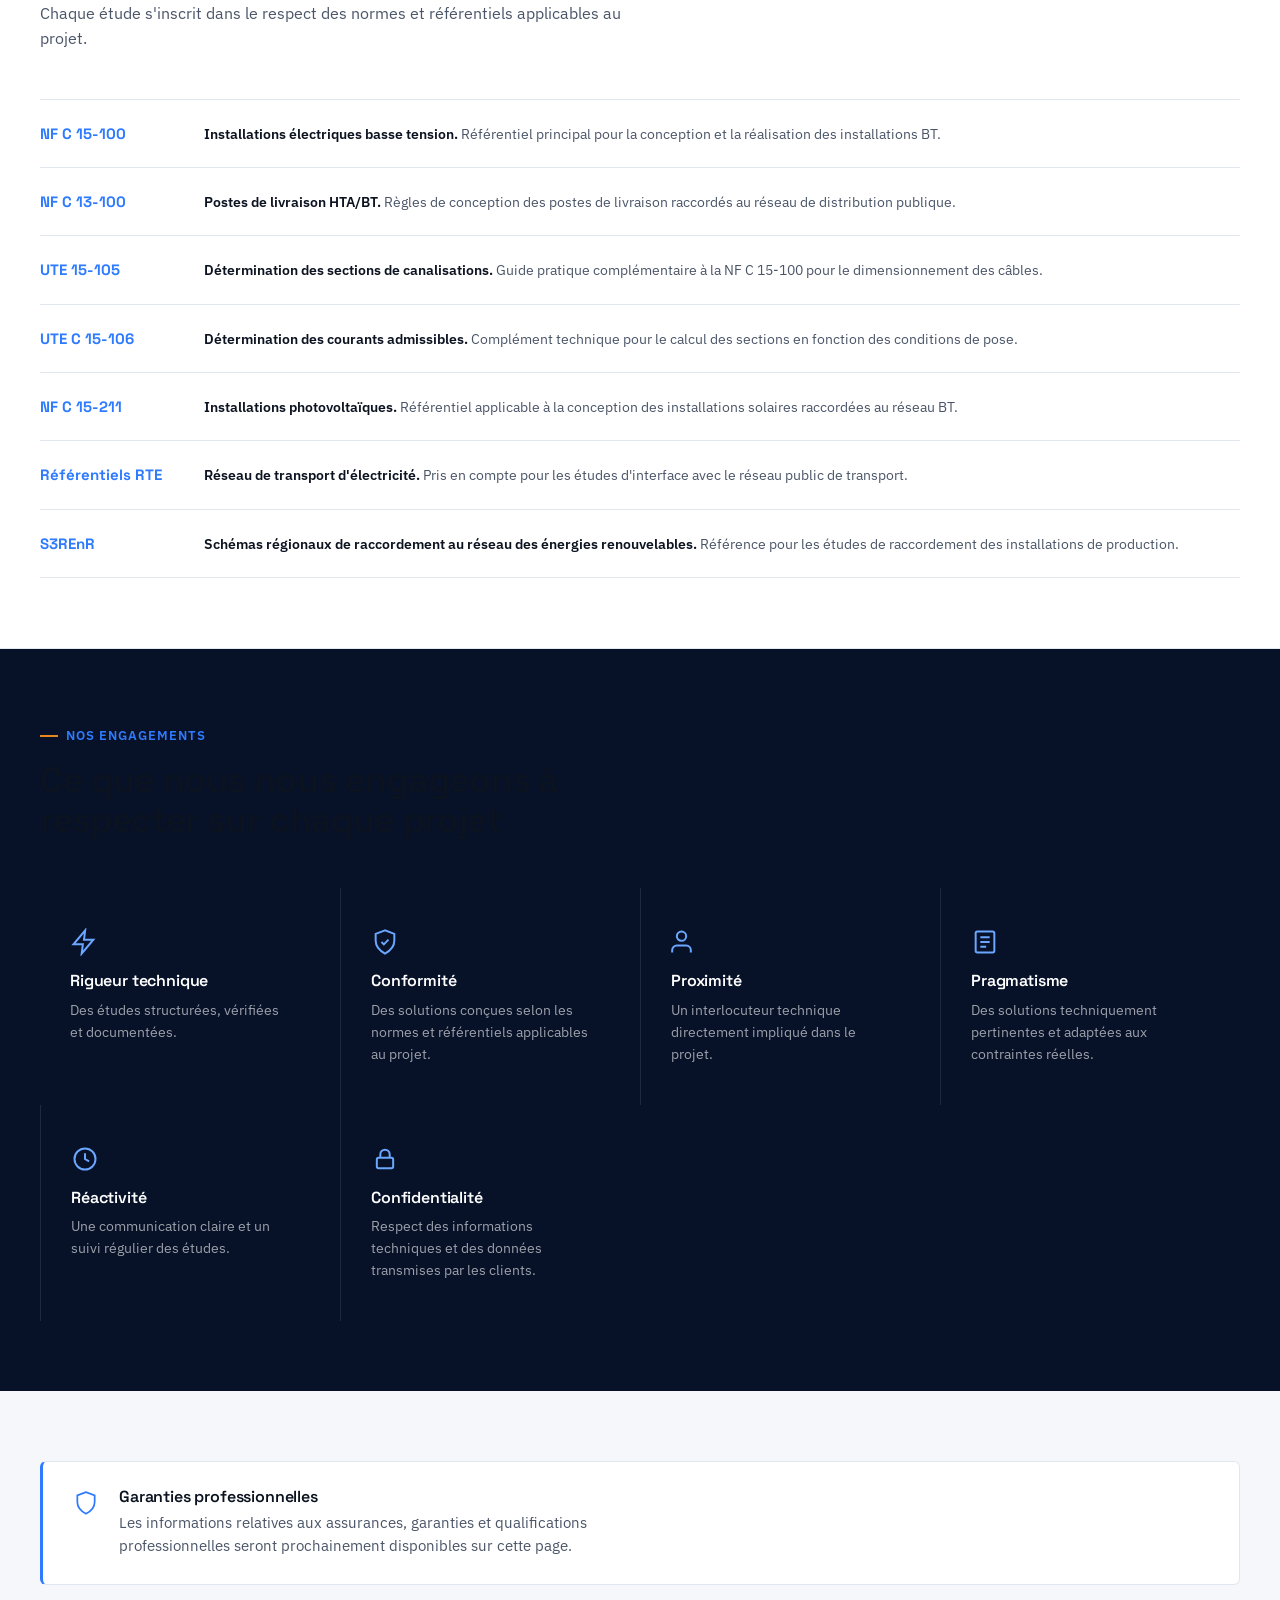
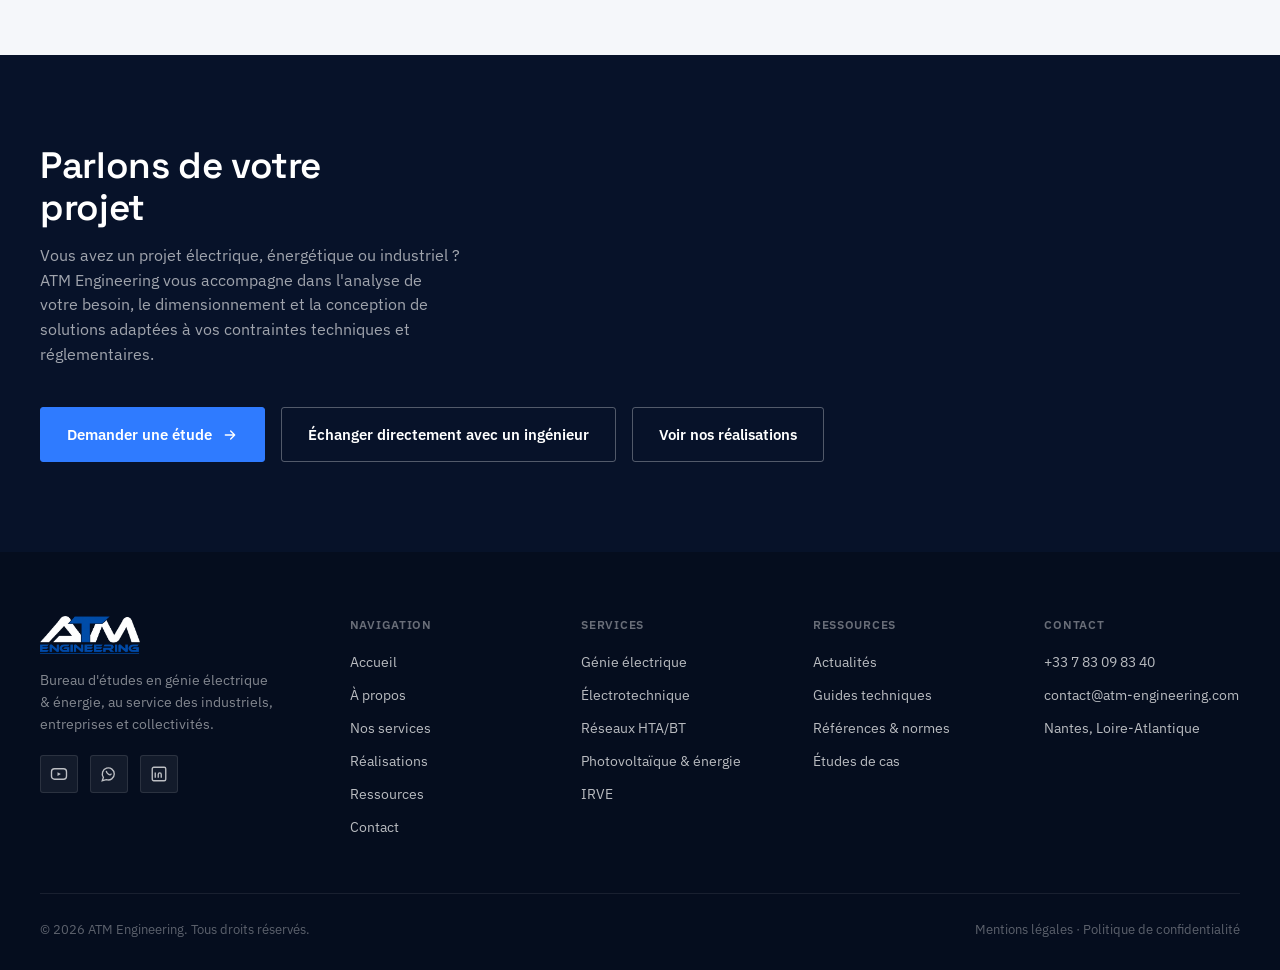
<file: a-propos.html>
<!DOCTYPE html>
<html lang="fr">
<head>
<meta charset="UTF-8">
<meta name="viewport" content="width=device-width, initial-scale=1.0">
<title>Ahmadou Thiam, ingénieur fondateur à Nantes | ATM-Engineering</title>
<meta name="description" content="Decouvrez ATM Engineering et son fondateur Ahmadou Thiam.">
<link rel="canonical" href="https://atm-engineering.com/a-propos.html">
<meta property="og:type" content="website">
<meta property="og:site_name" content="ATM Engineering">
<meta property="og:title" content="Ahmadou Thiam, ingénieur fondateur à Nantes | ATM-Engineering">
<meta property="og:description" content="Decouvrez ATM Engineering et son fondateur Ahmadou Thiam.">
<meta property="og:url" content="https://atm-engineering.com/a-propos.html">
<meta property="og:image" content="https://atm-engineering.com/assets/logo-color.png">
<link rel="preconnect" href="https://fonts.googleapis.com">
<link rel="preconnect" href="https://fonts.gstatic.com" crossorigin>
<link href="https://fonts.googleapis.com/css2?family=Space+Grotesk:wght@400;500;600;700&family=IBM+Plex+Sans:wght@400;500;600&display=swap" rel="stylesheet">
<link rel="stylesheet" href="styles.css">
<link rel="icon" type="image/png" href="assets/logo-color.png">
<script type="application/ld+json">
{
  "@context": "https://schema.org",
  "@type": "ProfessionalService",
  "name": "ATM Engineering",
  "url": "https://atm-engineering.com/",
  "telephone": "+33783098340",
  "email": "contact@atm-engineering.com",
  "areaServed": [
    { "@type": "City", "name": "Nantes" },
    { "@type": "AdministrativeArea", "name": "Loire-Atlantique" },
    { "@type": "AdministrativeArea", "name": "Pays de la Loire" }
  ]
}
</script>
</head>
<body>

<header>
  <div class="wrap nav-row">
    <a href="index.html" class="logo"><img src="assets/logo.png" alt="ATM Engineering" class="logo-img"></a>
    <nav class="primary">
      <a href="index.html" class="">Accueil</a>
      <a href="a-propos.html" class="current">À propos</a>
      <div class="has-dropdown">
        <a href="services.html" class=" dd-trigger">Nos services
          <svg width="12" height="12" viewBox="0 0 24 24" fill="none" stroke="currentColor" stroke-width="2.5"><path d="M6 9l6 6 6-6"/></svg>
        </a>
        <div class="dropdown">
          <a href="services.html#genie-electrique">Génie électrique</a>
          <a href="services.html#electrotechnique">Électrotechnique</a>
          <a href="services.html#reseaux">Réseaux HTA/BT</a>
          <a href="services.html#photovoltaique">Photovoltaïque &amp; énergie</a>
          <a href="services.html#irve">IRVE</a>
          <a href="services.html#industrielle">Électricité industrielle</a>
          <a href="services.html#assistance">Assistance technique</a>
        </div>
      </div>
      <a href="realisations.html" class="">Réalisations</a>
      <a href="ressources.html" class="">Ressources</a>
      <a href="contact.html" class="">Contact</a>
    </nav>
    <a href="tel:+33783098340" class="call-btn">
      <svg width="16" height="16" viewBox="0 0 24 24" fill="none" stroke="currentColor" stroke-width="2" stroke-linecap="round" stroke-linejoin="round"><path d="M22 16.92v3a2 2 0 0 1-2.18 2 19.79 19.79 0 0 1-8.63-3.07 19.5 19.5 0 0 1-6-6 19.79 19.79 0 0 1-3.07-8.67A2 2 0 0 1 4.11 2h3a2 2 0 0 1 2 1.72c.127.96.361 1.903.7 2.81a2 2 0 0 1-.45 2.11L8.09 9.91a16 16 0 0 0 6 6l1.27-1.27a2 2 0 0 1 2.11-.45c.907.339 1.85.573 2.81.7A2 2 0 0 1 22 16.92z"/></svg>
      <span class="txt">+33 7 83 09 83 40</span>
    </a>
  </div>
</header>
<section class="subhero">
  <div class="wrap">
    <div class="breadcrumb"><a href="index.html">Accueil</a> / À propos</div>
    <div class="eyebrow-line"><span class="dot"></span> Bureau d'études en Génie Électrique &amp; Énergie</div>
    <h1>Une expertise en génie électrique au service de vos projets</h1>
    <p class="lead">ATM Engineering accompagne industriels, entreprises et collectivités dans l'analyse, le dimensionnement et la conception de leurs installations électriques et énergétiques.</p>
  </div>
</section>

<!-- Notre histoire -->
<section class="section">
  <div class="wrap about-grid">
    <div>
      <span class="kicker">Notre histoire</span>
      <h2>Une expertise construite sur le terrain</h2>
      <p>Plus de 8 ans d'expérience en ingénierie électrique, au service de projets exigeants.</p>
    </div>
    <div>
      <p style="color:var(--ink-soft); font-size:0.98rem; max-width:62ch; margin-bottom:18px;">ATM Engineering est né de la volonté d'apporter aux industriels, entreprises et collectivités une expertise technique indépendante en génie électrique et en énergie, fondée sur une expérience professionnelle de terrain plutôt que sur une simple activité d'exécution.</p>
      <p style="color:var(--ink-soft); font-size:0.98rem; max-width:62ch;">Cette orientation s'appuie sur une double compétence : la rigueur du génie électrique traditionnel — dimensionnement, conformité, schémas techniques — et une bonne connaissance des sujets énergétiques actuels, du photovoltaïque à la mobilité électrique. Une approche construite autour de la rigueur, de la proximité avec le client et de la qualité des études produites.</p>
    </div>
  </div>
</section>

<!-- Le fondateur -->
<section class="section tight" style="background:var(--white); border-top:1px solid var(--paper-line); border-bottom:1px solid var(--paper-line);">
  <div class="wrap">
    <div class="section-head">
      <span class="kicker">Le fondateur</span>
      <h2>Une expertise directement portée par l'ingénieur en charge de votre projet</h2>
    </div>
    <div class="founder-block">
      <div class="founder-photo">
        <img src="assets/images/ahmadou-thiam-fondateur.jpg" alt="Ahmadou Thiam, ingénieur en génie électrique et fondateur d'ATM Engineering" width="800" height="1000" loading="lazy">
      </div>
      <div class="founder-info">
        <h3>Ahmadou Thiam</h3>
        <p class="founder-role">Ingénieur en génie électrique — Fondateur d'ATM Engineering</p>
        <p class="founder-exp">Plus de 8 ans d'expérience en ingénierie électrique</p>
        <p class="founder-bio">Ahmadou Thiam a fondé ATM Engineering, bureau d'études électrique, après plus de 8 ans d'expérience de terrain en génie électrique et en énergie. Il intervient personnellement sur chaque étude, de l'analyse du besoin au dimensionnement électrique, avec une approche directe et pragmatique : comprendre les contraintes réelles d'un projet pour proposer des solutions techniques adaptées, sans intermédiaire entre vous et l'ingénieur qui conçoit votre installation.</p>
        <div class="founder-tags">
          <span class="founder-tag">Génie électrique</span>
          <span class="founder-tag">CFO / CFA</span>
          <span class="founder-tag">HTA / BT</span>
          <span class="founder-tag">IRVE</span>
          <span class="founder-tag">Photovoltaïque</span>
          <span class="founder-tag">Études techniques</span>
          <span class="founder-tag">Dimensionnement électrique</span>
          <span class="founder-tag">Essais &amp; mise en service</span>
        </div>
      </div>
    </div>
  </div>
</section>

<!-- Chiffres clés -->
<section class="stats">
  <div class="wrap stats-row stats-cols-3">
    <div class="stat"><svg width="30" height="30" viewBox="0 0 24 24" fill="none" stroke="currentColor" stroke-width="1.7"><path d="M12 2 4 5v6c0 5 3.5 8.5 8 11 4.5-2.5 8-6 8-11V5z"/></svg><div><div class="num">+8</div><div class="label">Années d'expérience</div></div></div>
    <div class="stat"><svg width="30" height="30" viewBox="0 0 24 24" fill="none" stroke="currentColor" stroke-width="1.7"><path d="M3 21h18M6 21V8l6-4 6 4v13M9 21v-6h6v6"/></svg><div><div class="num">+100</div><div class="label">Projets réalisés</div></div></div>
    <div class="stat"><svg width="30" height="30" viewBox="0 0 24 24" fill="none" stroke="currentColor" stroke-width="1.7"><path d="M17 21v-2a4 4 0 0 0-4-4H5a4 4 0 0 0-4 4v2"/><circle cx="9" cy="7" r="4"/><path d="M23 21v-2a4 4 0 0 0-3-3.87M16 3.13a4 4 0 0 1 0 7.75"/></svg><div><div class="num">+50</div><div class="label">Clients accompagnés</div></div></div>
  </div>
</section>

<!-- Notre vision -->
<section class="section tight" style="background:var(--white); border-top:1px solid var(--paper-line); border-bottom:1px solid var(--paper-line);">
  <div class="wrap about-grid">
    <div>
      <span class="kicker">Notre vision</span>
      <h2>Une ingénierie électrique lisible et durable</h2>
    </div>
    <div>
      <p style="color:var(--ink-soft); font-size:0.98rem; max-width:62ch;">Un projet électrique bien conçu est un projet compréhensible : des schémas clairs, des choix techniques justifiés, et une installation pensée pour durer et évoluer. Cette approche vise à limiter les reprises de chantier et à donner à chaque client une vision claire des choix techniques effectués, de leur coût et de leurs implications à long terme.</p>
    </div>
  </div>
</section>

<!-- Notre méthode -->
<section class="section" id="methode">
  <div class="wrap">
    <div class="section-head">
      <span class="kicker">Notre méthode</span>
      <h2>Un seul interlocuteur, du premier échange à la mise en service</h2>
      <p>Au-delà des étapes techniques d'un projet, notre méthode repose avant tout sur la continuité de la relation avec le client.</p>
    </div>
    <div class="why-grid">
      <div class="why-item">
        <div class="n">01</div>
        <h3>Compréhension globale du projet</h3>
        <p>Le même ingénieur prend connaissance du besoin, réalise l'étude et suit sa mise en œuvre — sans rupture d'information entre les étapes.</p>
      </div>
      <div class="why-item">
        <div class="n">02</div>
        <h3>Échanges directs</h3>
        <p>Les questions techniques trouvent une réponse directement auprès de la personne qui conçoit l'installation, sans intermédiaire commercial.</p>
      </div>
      <div class="why-item">
        <div class="n">03</div>
        <h3>Continuité du suivi</h3>
        <p>De l'analyse du besoin à la mise en service, le dossier reste porté par le même interlocuteur, y compris lors des ajustements de chantier.</p>
      </div>
      <div class="why-item">
        <div class="n">04</div>
        <h3>Coordination technique</h3>
        <p>Lorsque plusieurs intervenants sont impliqués sur un projet, cette continuité facilite la coordination et limite les pertes d'information.</p>
      </div>
    </div>
  </div>
</section>

<!-- Expertise pluridisciplinaire -->
<section class="section">
  <div class="wrap">
    <div class="section-head">
      <span class="kicker">Notre expertise</span>
      <h2>Une expertise pluridisciplinaire, un interlocuteur unique</h2>
      <p>Notre expertise repose sur une expérience de terrain et une approche pluridisciplinaire du génie électrique — directement portée par l'ingénieur en charge de votre projet. Du dimensionnement électrique aux infrastructures de recharge, en passant par les réseaux HTA/BT et le photovoltaïque, cette polyvalence permet d'aborder un projet dans sa globalité plutôt que domaine par domaine.</p>
      <p><a href="services.html" class="btn-ghost dark" style="display:inline-flex; margin-top:8px;">Voir le détail de nos 7 domaines d'intervention
        <svg width="16" height="16" viewBox="0 0 24 24" fill="none" stroke="currentColor" stroke-width="2" stroke-linecap="round" stroke-linejoin="round" style="margin-left:8px;"><path d="M5 12h14M13 6l6 6-6 6"/></svg>
      </a></p>
    </div>
  </div>
</section>

<!-- Expertise issue du terrain -->
<section class="section tight" style="background:var(--white); border-top:1px solid var(--paper-line); border-bottom:1px solid var(--paper-line);">
  <div class="wrap about-grid">
    <div>
      <span class="kicker">Notre approche</span>
      <h2>Une expertise issue du terrain</h2>
    </div>
    <div>
      <p style="color:var(--ink-soft); font-size:0.98rem; max-width:62ch; margin-bottom:18px;">ATM Engineering s'appuie sur plus de 8 ans d'expérience dans les domaines du génie électrique, de l'électrotechnique, de l'industrie, des infrastructures énergétiques, du photovoltaïque et de la mobilité électrique.</p>
      <p style="color:var(--ink-soft); font-size:0.98rem; max-width:62ch; margin-bottom:14px;">Cette expérience de terrain permet d'appréhender les contraintes réelles de chaque projet :</p>
      <ul style="display:flex; flex-direction:column; gap:9px;">
        <li style="display:flex; gap:10px; font-size:0.92rem; color:var(--ink);"><svg width="16" height="16" viewBox="0 0 24 24" fill="none" stroke="var(--blue)" stroke-width="2" style="flex:none;margin-top:3px;"><path d="M20 6 9 17l-5-5"/></svg>Contraintes techniques</li>
        <li style="display:flex; gap:10px; font-size:0.92rem; color:var(--ink);"><svg width="16" height="16" viewBox="0 0 24 24" fill="none" stroke="var(--blue)" stroke-width="2" style="flex:none;margin-top:3px;"><path d="M20 6 9 17l-5-5"/></svg>Contraintes réglementaires</li>
        <li style="display:flex; gap:10px; font-size:0.92rem; color:var(--ink);"><svg width="16" height="16" viewBox="0 0 24 24" fill="none" stroke="var(--blue)" stroke-width="2" style="flex:none;margin-top:3px;"><path d="M20 6 9 17l-5-5"/></svg>Contraintes économiques</li>
        <li style="display:flex; gap:10px; font-size:0.92rem; color:var(--ink);"><svg width="16" height="16" viewBox="0 0 24 24" fill="none" stroke="var(--blue)" stroke-width="2" style="flex:none;margin-top:3px;"><path d="M20 6 9 17l-5-5"/></svg>Contraintes d'exploitation</li>
        <li style="display:flex; gap:10px; font-size:0.92rem; color:var(--ink);"><svg width="16" height="16" viewBox="0 0 24 24" fill="none" stroke="var(--blue)" stroke-width="2" style="flex:none;margin-top:3px;"><path d="M20 6 9 17l-5-5"/></svg>Coordination avec les différents intervenants</li>
      </ul>
    </div>
  </div>
</section>

<!-- Outils d'ingénierie -->
<section class="section">
  <div class="wrap">
    <div class="section-head">
      <span class="kicker">Nos outils d'ingénierie</span>
      <h2>Des outils professionnels au service de la précision des études</h2>
      <p>Chaque étude s'appuie sur des logiciels métiers reconnus, garants de la fiabilité des calculs et de la qualité des livrables transmis.</p>
    </div>
    <div class="sector-row">
      <div class="sector-chip"><svg width="18" height="18" viewBox="0 0 24 24" fill="none" stroke="currentColor" stroke-width="1.8"><path d="M13 2 3 14h8l-1 8 10-12h-8z"/></svg>Caneco BT</div>
      <div class="sector-chip"><svg width="18" height="18" viewBox="0 0 24 24" fill="none" stroke="currentColor" stroke-width="1.8"><circle cx="12" cy="12" r="3"/><path d="M12 2v3M12 19v3M4.2 4.2l2.1 2.1M17.7 17.7l2.1 2.1M2 12h3M19 12h3M4.2 19.8l2.1-2.1M17.7 6.3l2.1-2.1"/></svg>SEE Electrical</div>
      <div class="sector-chip"><svg width="18" height="18" viewBox="0 0 24 24" fill="none" stroke="currentColor" stroke-width="1.8"><path d="M12 2 4 6v5c0 5.5 3.4 8.7 8 11 4.6-2.3 8-5.5 8-11V6z"/></svg>ETAP</div>
      <div class="sector-chip"><svg width="18" height="18" viewBox="0 0 24 24" fill="none" stroke="currentColor" stroke-width="1.8"><rect x="3" y="4" width="18" height="16" rx="1.5"/><path d="M7 8h4M7 12h10M7 16h6"/></svg>AutoCAD</div>
      <div class="sector-chip"><svg width="18" height="18" viewBox="0 0 24 24" fill="none" stroke="currentColor" stroke-width="1.8"><rect x="4" y="4" width="16" height="16" rx="1.5"/><path d="M8 8h8v8H8z"/></svg>BricsCAD</div>
      <div class="sector-chip"><svg width="18" height="18" viewBox="0 0 24 24" fill="none" stroke="currentColor" stroke-width="1.8"><path d="M9 4h6a1 1 0 0 1 1 1v1H8V5a1 1 0 0 1 1-1z"/><rect x="5" y="6" width="14" height="15" rx="1.5"/></svg>SolidWorks Electrical</div>
      <div class="sector-chip"><svg width="18" height="18" viewBox="0 0 24 24" fill="none" stroke="currentColor" stroke-width="1.8"><rect x="4" y="4" width="16" height="16" rx="1.5"/><path d="M8 9h8M8 13h8M8 17h5"/></svg>XL Pro</div>
      <div class="sector-chip"><svg width="18" height="18" viewBox="0 0 24 24" fill="none" stroke="currentColor" stroke-width="1.8"><rect x="3" y="4" width="18" height="16" rx="1.5"/><path d="M3 9h18"/></svg>Microsoft Office</div>
    </div>
  </div>
</section>

<!-- Référentiels techniques -->
<section class="section tight" style="background:var(--white); border-top:1px solid var(--paper-line); border-bottom:1px solid var(--paper-line);">
  <div class="wrap">
    <div class="section-head">
      <span class="kicker">Référentiels techniques</span>
      <h2>Un cadre technique et réglementaire maîtrisé</h2>
      <p>Chaque étude s'inscrit dans le respect des normes et référentiels applicables au projet.</p>
    </div>
    <div class="norms-list">
      <div class="norm-row"><div class="code">NF C 15-100</div><div class="desc"><strong>Installations électriques basse tension.</strong> Référentiel principal pour la conception et la réalisation des installations BT.</div></div>
      <div class="norm-row"><div class="code">NF C 13-100</div><div class="desc"><strong>Postes de livraison HTA/BT.</strong> Règles de conception des postes de livraison raccordés au réseau de distribution publique.</div></div>
      <div class="norm-row"><div class="code">UTE 15-105</div><div class="desc"><strong>Détermination des sections de canalisations.</strong> Guide pratique complémentaire à la NF C 15-100 pour le dimensionnement des câbles.</div></div>
      <div class="norm-row"><div class="code">UTE C 15-106</div><div class="desc"><strong>Détermination des courants admissibles.</strong> Complément technique pour le calcul des sections en fonction des conditions de pose.</div></div>
      <div class="norm-row"><div class="code">NF C 15-211</div><div class="desc"><strong>Installations photovoltaïques.</strong> Référentiel applicable à la conception des installations solaires raccordées au réseau BT.</div></div>
      <div class="norm-row"><div class="code">Référentiels RTE</div><div class="desc"><strong>Réseau de transport d'électricité.</strong> Pris en compte pour les études d'interface avec le réseau public de transport.</div></div>
      <div class="norm-row"><div class="code">S3REnR</div><div class="desc"><strong>Schémas régionaux de raccordement au réseau des énergies renouvelables.</strong> Référence pour les études de raccordement des installations de production.</div></div>
    </div>
  </div>
</section>

<!-- Engagements -->
<section class="section tight" style="background:var(--navy-deep);">
  <div class="wrap">
    <div class="section-head on-dark">
      <span class="kicker">Nos engagements</span>
      <h2>Ce que nous nous engageons à respecter sur chaque projet</h2>
    </div>
    <div class="values-row" style="background:transparent;">
      <div class="value-item" style="border-color:rgba(255,255,255,0.1);">
        <svg width="28" height="28" viewBox="0 0 24 24" fill="none" stroke="var(--blue-bright)" stroke-width="1.7"><path d="M13 2 3 14h8l-1 8 10-12h-8z"/></svg>
        <h3 style="color:var(--white);">Rigueur technique</h3>
        <p style="color:rgba(255,255,255,0.6);">Des études structurées, vérifiées et documentées.</p>
      </div>
      <div class="value-item" style="border-color:rgba(255,255,255,0.1);">
        <svg width="28" height="28" viewBox="0 0 24 24" fill="none" stroke="var(--blue-bright)" stroke-width="1.7"><path d="M12 2 4 5v6c0 5 3.5 8.5 8 11 4.5-2.5 8-6 8-11V5z"/><path d="M9 12l2 2 4-4"/></svg>
        <h3 style="color:var(--white);">Conformité</h3>
        <p style="color:rgba(255,255,255,0.6);">Des solutions conçues selon les normes et référentiels applicables au projet.</p>
      </div>
      <div class="value-item" style="border-color:rgba(255,255,255,0.1);">
        <svg width="28" height="28" viewBox="0 0 24 24" fill="none" stroke="var(--blue-bright)" stroke-width="1.7"><path d="M17 21v-2a4 4 0 0 0-4-4H5a4 4 0 0 0-4 4v2"/><circle cx="9" cy="7" r="4"/></svg>
        <h3 style="color:var(--white);">Proximité</h3>
        <p style="color:rgba(255,255,255,0.6);">Un interlocuteur technique directement impliqué dans le projet.</p>
      </div>
      <div class="value-item" style="border-color:rgba(255,255,255,0.1);">
        <svg width="28" height="28" viewBox="0 0 24 24" fill="none" stroke="var(--blue-bright)" stroke-width="1.7"><rect x="4" y="3" width="16" height="18" rx="1.5"/><path d="M8 8h8M8 12h8M8 16h5"/></svg>
        <h3 style="color:var(--white);">Pragmatisme</h3>
        <p style="color:rgba(255,255,255,0.6);">Des solutions techniquement pertinentes et adaptées aux contraintes réelles.</p>
      </div>
      <div class="value-item" style="border-color:rgba(255,255,255,0.1);">
        <svg width="28" height="28" viewBox="0 0 24 24" fill="none" stroke="var(--blue-bright)" stroke-width="1.7"><circle cx="12" cy="12" r="9"/><path d="M12 7v5l3.5 2"/></svg>
        <h3 style="color:var(--white);">Réactivité</h3>
        <p style="color:rgba(255,255,255,0.6);">Une communication claire et un suivi régulier des études.</p>
      </div>
      <div class="value-item" style="border-color:rgba(255,255,255,0.1);">
        <svg width="28" height="28" viewBox="0 0 24 24" fill="none" stroke="var(--blue-bright)" stroke-width="1.7"><rect x="5" y="11" width="14" height="9" rx="1.5"/><path d="M8 11V8a4 4 0 0 1 8 0v3"/></svg>
        <h3 style="color:var(--white);">Confidentialité</h3>
        <p style="color:rgba(255,255,255,0.6);">Respect des informations techniques et des données transmises par les clients.</p>
      </div>
    </div>
  </div>
</section>

<!-- Garanties professionnelles -->
<section class="section tight">
  <div class="wrap">
    <div class="pro-notice">
      <div class="pro-notice-icon">
        <svg width="26" height="26" viewBox="0 0 24 24" fill="none" stroke="currentColor" stroke-width="1.6"><path d="M12 2 4 5v6c0 5 3.5 8.5 8 11 4.5-2.5 8-6 8-11V5z"/></svg>
      </div>
      <div>
        <h3>Garanties professionnelles</h3>
        <p>Les informations relatives aux assurances, garanties et qualifications professionnelles seront prochainement disponibles sur cette page.</p>
      </div>
    </div>
  </div>
</section>

<section class="cta">
  <div class="wrap cta-inner">
    <div>
      <h2>Parlons de votre projet</h2>
      <p>Vous avez un projet électrique, énergétique ou industriel ? ATM Engineering vous accompagne dans l'analyse de votre besoin, le dimensionnement et la conception de solutions adaptées à vos contraintes techniques et réglementaires.</p>
    </div>
    <div class="cta-actions">
      <a href="contact.html" class="btn-primary">Demander une étude
        <svg width="16" height="16" viewBox="0 0 24 24" fill="none" stroke="currentColor" stroke-width="2" stroke-linecap="round" stroke-linejoin="round"><path d="M5 12h14M13 6l6 6-6 6"/></svg>
      </a>
      <a href="tel:+33783098340" class="btn-ghost">Échanger directement avec un ingénieur</a>
      <a href="realisations.html" class="btn-ghost">Voir nos réalisations</a>
    </div>
  </div>
</section>
<footer>
  <div class="wrap">
    <div class="footer-grid">
      <div>
        <a href="index.html" class="logo"><img src="assets/logo.png" alt="ATM Engineering" class="logo-img"></a>
        <p class="desc">Bureau d'études en génie électrique &amp; énergie, au service des industriels, entreprises et collectivités.</p>
        <div class="social-row">
          <a href="https://www.youtube.com/@atm-engineering" target="_blank" rel="noopener" aria-label="YouTube">
            <svg width="18" height="18" viewBox="0 0 24 24" fill="none" stroke="currentColor" stroke-width="1.8"><rect x="2" y="5" width="20" height="14" rx="4"/><path d="M10 9.5v5l4.5-2.5z" fill="currentColor" stroke="none"/></svg>
          </a>
          <a href="https://api.whatsapp.com/send?phone=33783098340&text&type=phone_number&app_absent=0" target="_blank" rel="noopener" aria-label="WhatsApp">
            <svg width="18" height="18" viewBox="0 0 24 24" fill="none" stroke="currentColor" stroke-width="1.8"><path d="M3 21l1.5-4.5A8 8 0 1 1 8.5 19.5z"/><path d="M8.5 8.5c.3 2 2.7 4.4 4.7 4.7.8.1 1.3-.6 1.6-1.2" stroke-linecap="round"/></svg>
          </a>
          <a href="https://www.linkedin.com/company/atm-engineering-fr/?viewAsMember=true" target="_blank" rel="noopener" aria-label="LinkedIn">
            <svg width="18" height="18" viewBox="0 0 24 24" fill="none" stroke="currentColor" stroke-width="1.8"><rect x="3" y="3" width="18" height="18" rx="2"/><path d="M7 10v7M7 7v.01M11 17v-4.5a2 2 0 0 1 4 0V17M11 12.5V17"/></svg>
          </a>
        </div>
      </div>
      <div class="footer-col">
        <h5>Navigation</h5>
        <a href="index.html">Accueil</a>
        <a href="a-propos.html">À propos</a>
        <a href="services.html">Nos services</a>
        <a href="realisations.html">Réalisations</a>
        <a href="ressources.html">Ressources</a>
        <a href="contact.html">Contact</a>
      </div>
      <div class="footer-col">
        <h5>Services</h5>
        <a href="services.html#genie-electrique">Génie électrique</a>
        <a href="services.html#electrotechnique">Électrotechnique</a>
        <a href="services.html#reseaux">Réseaux HTA/BT</a>
        <a href="services.html#photovoltaique">Photovoltaïque &amp; énergie</a>
        <a href="services.html#irve">IRVE</a>
      </div>
      <div class="footer-col">
        <h5>Ressources</h5>
        <a href="ressources.html#actualites">Actualités</a>
        <a href="ressources.html#guides">Guides techniques</a>
        <a href="ressources.html#normes">Références &amp; normes</a>
        <a href="realisations.html">Études de cas</a>
      </div>
      <div class="footer-col">
        <h5>Contact</h5>
        <p>+33 7 83 09 83 40</p>
        <p>contact@atm-engineering.com</p>
        <p>Nantes, Loire-Atlantique</p>
      </div>
    </div>
    <div class="footer-bottom">
      <span>© 2026 ATM Engineering. Tous droits réservés.</span>
      <span><a href="mentions-legales.html" style="color:inherit;">Mentions légales</a> · <a href="politique-de-confidentialite.html" style="color:inherit;">Politique de confidentialité</a></span>
    </div>
  </div>
</footer>

<script>
  const nums = document.querySelectorAll('.stats .num, .case-stats .num');
  const io = new IntersectionObserver((entries)=>{
    entries.forEach(e=>{
      if(e.isIntersecting){
        e.target.style.transition = 'opacity .5s ease, transform .5s ease';
        e.target.style.opacity = 1;
        e.target.style.transform = 'translateY(0)';
        io.unobserve(e.target);
      }
    });
  }, {threshold:0.4});
  nums.forEach(n=>{
    n.style.opacity = 0;
    n.style.transform = 'translateY(8px)';
    io.observe(n);
  });
</script>
</body>
</html>
</file>
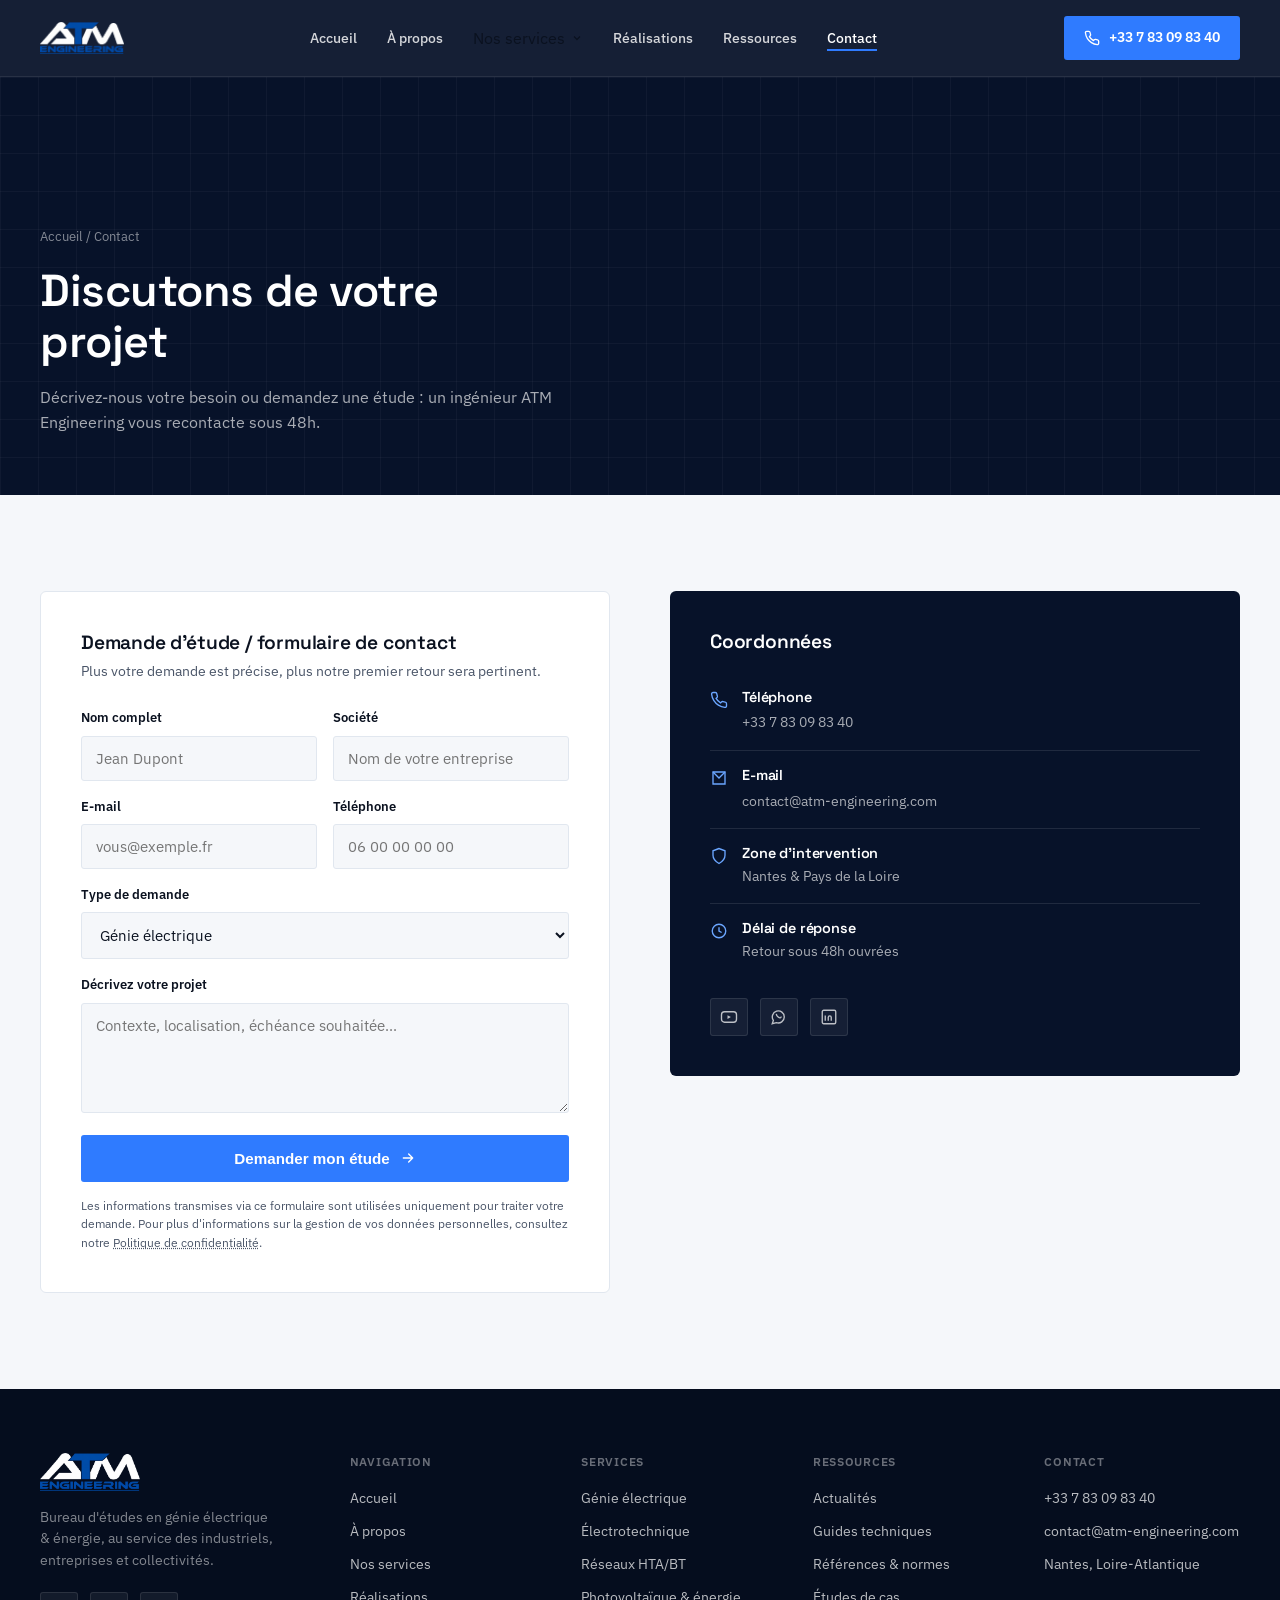
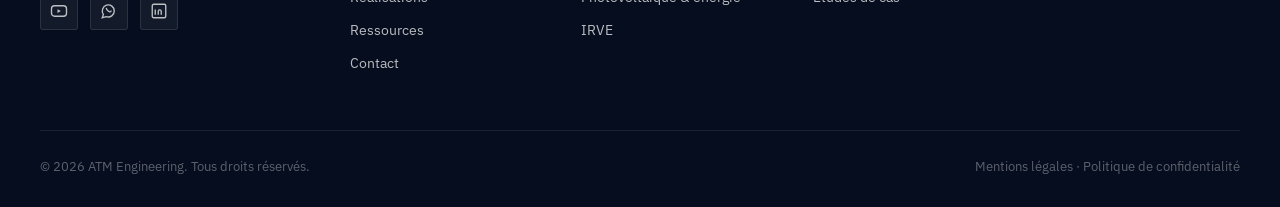
<file: contact.html>
<!DOCTYPE html>
<html lang="fr">
<head>
<meta charset="UTF-8">
<meta name="viewport" content="width=device-width, initial-scale=1.0">
<title>Contact | Bureau d'études électricité à Nantes | ATM-Engineering</title>
<meta name="description" content="Contactez ATM Engineering pour une demande d'etude.">
<link rel="canonical" href="https://atm-engineering.com/contact.html">
<meta property="og:type" content="website">
<meta property="og:site_name" content="ATM Engineering">
<meta property="og:title" content="Contact | Bureau d'études électricité à Nantes | ATM-Engineering">
<meta property="og:description" content="Contactez ATM Engineering pour une demande d'etude.">
<meta property="og:url" content="https://atm-engineering.com/contact.html">
<meta property="og:image" content="https://atm-engineering.com/assets/logo-color.png">
<link rel="preconnect" href="https://fonts.googleapis.com">
<link rel="preconnect" href="https://fonts.gstatic.com" crossorigin>
<link href="https://fonts.googleapis.com/css2?family=Space+Grotesk:wght@400;500;600;700&family=IBM+Plex+Sans:wght@400;500;600&display=swap" rel="stylesheet">
<link rel="stylesheet" href="styles.css">
<link rel="icon" type="image/png" href="assets/logo-color.png">
<script type="application/ld+json">
{
  "@context": "https://schema.org",
  "@type": "ProfessionalService",
  "name": "ATM Engineering",
  "url": "https://atm-engineering.com/",
  "telephone": "+33783098340",
  "email": "contact@atm-engineering.com",
  "areaServed": [
    { "@type": "City", "name": "Nantes" },
    { "@type": "AdministrativeArea", "name": "Loire-Atlantique" },
    { "@type": "AdministrativeArea", "name": "Pays de la Loire" }
  ]
}
</script>
</head>
<body>

<header>
  <div class="wrap nav-row">
    <a href="index.html" class="logo"><img src="assets/logo.png" alt="ATM Engineering" class="logo-img"></a>
    <nav class="primary">
      <a href="index.html" class="">Accueil</a>
      <a href="a-propos.html" class="">À propos</a>
      <div class="has-dropdown">
        <a href="services.html" class=" dd-trigger">Nos services
          <svg width="12" height="12" viewBox="0 0 24 24" fill="none" stroke="currentColor" stroke-width="2.5"><path d="M6 9l6 6 6-6"/></svg>
        </a>
        <div class="dropdown">
          <a href="services.html#genie-electrique">Génie électrique</a>
          <a href="services.html#electrotechnique">Électrotechnique</a>
          <a href="services.html#reseaux">Réseaux HTA/BT</a>
          <a href="services.html#photovoltaique">Photovoltaïque &amp; énergie</a>
          <a href="services.html#irve">IRVE</a>
          <a href="services.html#industrielle">Électricité industrielle</a>
          <a href="services.html#assistance">Assistance technique</a>
        </div>
      </div>
      <a href="realisations.html" class="">Réalisations</a>
      <a href="ressources.html" class="">Ressources</a>
      <a href="contact.html" class="current">Contact</a>
    </nav>
    <a href="tel:+33783098340" class="call-btn">
      <svg width="16" height="16" viewBox="0 0 24 24" fill="none" stroke="currentColor" stroke-width="2" stroke-linecap="round" stroke-linejoin="round"><path d="M22 16.92v3a2 2 0 0 1-2.18 2 19.79 19.79 0 0 1-8.63-3.07 19.5 19.5 0 0 1-6-6 19.79 19.79 0 0 1-3.07-8.67A2 2 0 0 1 4.11 2h3a2 2 0 0 1 2 1.72c.127.96.361 1.903.7 2.81a2 2 0 0 1-.45 2.11L8.09 9.91a16 16 0 0 0 6 6l1.27-1.27a2 2 0 0 1 2.11-.45c.907.339 1.85.573 2.81.7A2 2 0 0 1 22 16.92z"/></svg>
      <span class="txt">+33 7 83 09 83 40</span>
    </a>
  </div>
</header>
<section class="subhero">
  <div class="wrap">
    <div class="breadcrumb"><a href="index.html">Accueil</a> / Contact</div>
    <h1>Discutons de votre projet</h1>
    <p class="lead">Décrivez-nous votre besoin ou demandez une étude : un ingénieur ATM Engineering vous recontacte sous 48h.</p>
  </div>
</section>

<section class="section">
  <div class="wrap contact-grid">

    <div class="form-card">
      <h3>Demande d'étude / formulaire de contact</h3>
      <p>Plus votre demande est précise, plus notre premier retour sera pertinent.</p>
      <form id="contact-form">
        <div class="form-row">
          <div class="form-field"><label for="nom">Nom complet</label><input id="nom" type="text" placeholder="Jean Dupont" required></div>
          <div class="form-field"><label for="societe">Société</label><input id="societe" type="text" placeholder="Nom de votre entreprise"></div>
        </div>
        <div class="form-row">
          <div class="form-field"><label for="email">E-mail</label><input id="email" type="email" placeholder="vous@exemple.fr" required></div>
          <div class="form-field"><label for="tel">Téléphone</label><input id="tel" type="tel" placeholder="06 00 00 00 00"></div>
        </div>
        <div class="form-row">
          <div class="form-field full">
            <label for="type">Type de demande</label>
            <select id="type">
              <option>Génie électrique</option>
              <option>Électrotechnique</option>
              <option>Réseaux HTA/BT</option>
              <option>Photovoltaïque &amp; énergie</option>
              <option>IRVE</option>
              <option>Électricité industrielle</option>
              <option>Assistance technique</option>
              <option>Autre demande</option>
            </select>
          </div>
        </div>
        <div class="form-row">
          <div class="form-field full">
            <label for="message">Décrivez votre projet</label>
            <textarea id="message" placeholder="Contexte, localisation, échéance souhaitée..."></textarea>
          </div>
        </div>
        <button class="btn-primary form-submit" type="submit">
          Demander mon étude
          <svg width="16" height="16" viewBox="0 0 24 24" fill="none" stroke="currentColor" stroke-width="2" stroke-linecap="round" stroke-linejoin="round"><path d="M5 12h14M13 6l6 6-6 6"/></svg>
        </button>
        <p class="rgpd-notice">Les informations transmises via ce formulaire sont utilisées uniquement pour traiter votre demande. Pour plus d'informations sur la gestion de vos données personnelles, consultez notre <a href="politique-de-confidentialite.html" class="policy-link-placeholder">Politique de confidentialité</a>.</p>
      </form>
      <script>
        document.getElementById('contact-form').addEventListener('submit', function(e){
          e.preventDefault();
          var nom = document.getElementById('nom').value.trim();
          var societe = document.getElementById('societe').value.trim();
          var email = document.getElementById('email').value.trim();
          var tel = document.getElementById('tel').value.trim();
          var type = document.getElementById('type').value;
          var message = document.getElementById('message').value.trim();

          if(!nom || !email){
            alert('Merci de renseigner au moins votre nom et votre e-mail.');
            return;
          }

          var subject = 'Demande d\'étude - ' + type + ' - ' + nom;
          var body =
            'Nom : ' + nom + '\n' +
            'Société : ' + (societe || 'Non précisé') + '\n' +
            'E-mail : ' + email + '\n' +
            'Téléphone : ' + (tel || 'Non précisé') + '\n' +
            'Type de demande : ' + type + '\n\n' +
            'Message :\n' + (message || 'Non précisé');

          window.location.href = 'mailto:contact@atm-engineering.com'
            + '?subject=' + encodeURIComponent(subject)
            + '&body=' + encodeURIComponent(body);
        });
      </script>
    </div>

    <div>
      <div class="contact-info-card">
        <h3>Coordonnées</h3>
        <div class="info-row">
          <svg width="18" height="18" viewBox="0 0 24 24" fill="none" stroke="currentColor" stroke-width="1.8"><path d="M22 16.92v3a2 2 0 0 1-2.18 2 19.79 19.79 0 0 1-8.63-3.07 19.5 19.5 0 0 1-6-6 19.79 19.79 0 0 1-3.07-8.67A2 2 0 0 1 4.11 2h3a2 2 0 0 1 2 1.72c.127.96.361 1.903.7 2.81a2 2 0 0 1-.45 2.11L8.09 9.91a16 16 0 0 0 6 6l1.27-1.27a2 2 0 0 1 2.11-.45c.907.339 1.85.573 2.81.7A2 2 0 0 1 22 16.92z"/></svg>
          <div><h4>Téléphone</h4><a href="tel:+33783098340">+33 7 83 09 83 40</a></div>
        </div>
        <div class="info-row">
          <svg width="18" height="18" viewBox="0 0 24 24" fill="none" stroke="currentColor" stroke-width="1.8"><path d="M4 4h16v16H4z"/><path d="m4 4 8 8 8-8"/></svg>
          <div><h4>E-mail</h4><a href="mailto:contact@atm-engineering.com">contact@atm-engineering.com</a></div>
        </div>
        <div class="info-row">
          <svg width="18" height="18" viewBox="0 0 24 24" fill="none" stroke="currentColor" stroke-width="1.8"><path d="M12 2 4 5v6c0 5 3.5 8.5 8 11 4.5-2.5 8-6 8-11V5z"/></svg>
          <div><h4>Zone d'intervention</h4><p>Nantes &amp; Pays de la Loire</p></div>
        </div>
        <div class="info-row">
          <svg width="18" height="18" viewBox="0 0 24 24" fill="none" stroke="currentColor" stroke-width="1.8"><circle cx="12" cy="12" r="9"/><path d="M12 7v5l3.5 2"/></svg>
          <div><h4>Délai de réponse</h4><p>Retour sous 48h ouvrées</p></div>
        </div>
        <div class="social-row">
          <a href="https://www.youtube.com/@atm-engineering" target="_blank" rel="noopener" aria-label="YouTube"><svg width="18" height="18" viewBox="0 0 24 24" fill="none" stroke="currentColor" stroke-width="1.8"><rect x="2" y="5" width="20" height="14" rx="4"/><path d="M10 9.5v5l4.5-2.5z" fill="currentColor" stroke="none"/></svg></a>
          <a href="https://api.whatsapp.com/send?phone=33783098340&text&type=phone_number&app_absent=0" target="_blank" rel="noopener" aria-label="WhatsApp"><svg width="18" height="18" viewBox="0 0 24 24" fill="none" stroke="currentColor" stroke-width="1.8"><path d="M3 21l1.5-4.5A8 8 0 1 1 8.5 19.5z"/><path d="M8.5 8.5c.3 2 2.7 4.4 4.7 4.7.8.1 1.3-.6 1.6-1.2" stroke-linecap="round"/></svg></a>
          <a href="https://www.linkedin.com/company/atm-engineering-fr/?viewAsMember=true" target="_blank" rel="noopener" aria-label="LinkedIn"><svg width="18" height="18" viewBox="0 0 24 24" fill="none" stroke="currentColor" stroke-width="1.8"><rect x="3" y="3" width="18" height="18" rx="2"/><path d="M7 10v7M7 7v.01M11 17v-4.5a2 2 0 0 1 4 0V17M11 12.5V17"/></svg></a>
        </div>
      </div>
    </div>

  </div>
</section>
<footer>
  <div class="wrap">
    <div class="footer-grid">
      <div>
        <a href="index.html" class="logo"><img src="assets/logo.png" alt="ATM Engineering" class="logo-img"></a>
        <p class="desc">Bureau d'études en génie électrique &amp; énergie, au service des industriels, entreprises et collectivités.</p>
        <div class="social-row">
          <a href="https://www.youtube.com/@atm-engineering" target="_blank" rel="noopener" aria-label="YouTube">
            <svg width="18" height="18" viewBox="0 0 24 24" fill="none" stroke="currentColor" stroke-width="1.8"><rect x="2" y="5" width="20" height="14" rx="4"/><path d="M10 9.5v5l4.5-2.5z" fill="currentColor" stroke="none"/></svg>
          </a>
          <a href="https://api.whatsapp.com/send?phone=33783098340&text&type=phone_number&app_absent=0" target="_blank" rel="noopener" aria-label="WhatsApp">
            <svg width="18" height="18" viewBox="0 0 24 24" fill="none" stroke="currentColor" stroke-width="1.8"><path d="M3 21l1.5-4.5A8 8 0 1 1 8.5 19.5z"/><path d="M8.5 8.5c.3 2 2.7 4.4 4.7 4.7.8.1 1.3-.6 1.6-1.2" stroke-linecap="round"/></svg>
          </a>
          <a href="https://www.linkedin.com/company/atm-engineering-fr/?viewAsMember=true" target="_blank" rel="noopener" aria-label="LinkedIn">
            <svg width="18" height="18" viewBox="0 0 24 24" fill="none" stroke="currentColor" stroke-width="1.8"><rect x="3" y="3" width="18" height="18" rx="2"/><path d="M7 10v7M7 7v.01M11 17v-4.5a2 2 0 0 1 4 0V17M11 12.5V17"/></svg>
          </a>
        </div>
      </div>
      <div class="footer-col">
        <h5>Navigation</h5>
        <a href="index.html">Accueil</a>
        <a href="a-propos.html">À propos</a>
        <a href="services.html">Nos services</a>
        <a href="realisations.html">Réalisations</a>
        <a href="ressources.html">Ressources</a>
        <a href="contact.html">Contact</a>
      </div>
      <div class="footer-col">
        <h5>Services</h5>
        <a href="services.html#genie-electrique">Génie électrique</a>
        <a href="services.html#electrotechnique">Électrotechnique</a>
        <a href="services.html#reseaux">Réseaux HTA/BT</a>
        <a href="services.html#photovoltaique">Photovoltaïque &amp; énergie</a>
        <a href="services.html#irve">IRVE</a>
      </div>
      <div class="footer-col">
        <h5>Ressources</h5>
        <a href="ressources.html#actualites">Actualités</a>
        <a href="ressources.html#guides">Guides techniques</a>
        <a href="ressources.html#normes">Références &amp; normes</a>
        <a href="realisations.html">Études de cas</a>
      </div>
      <div class="footer-col">
        <h5>Contact</h5>
        <p>+33 7 83 09 83 40</p>
        <p>contact@atm-engineering.com</p>
        <p>Nantes, Loire-Atlantique</p>
      </div>
    </div>
    <div class="footer-bottom">
      <span>© 2026 ATM Engineering. Tous droits réservés.</span>
      <span><a href="mentions-legales.html" style="color:inherit;">Mentions légales</a> · <a href="politique-de-confidentialite.html" style="color:inherit;">Politique de confidentialité</a></span>
    </div>
  </div>
</footer>

<script>
  const nums = document.querySelectorAll('.stats .num, .case-stats .num');
  const io = new IntersectionObserver((entries)=>{
    entries.forEach(e=>{
      if(e.isIntersecting){
        e.target.style.transition = 'opacity .5s ease, transform .5s ease';
        e.target.style.opacity = 1;
        e.target.style.transform = 'translateY(0)';
        io.unobserve(e.target);
      }
    });
  }, {threshold:0.4});
  nums.forEach(n=>{
    n.style.opacity = 0;
    n.style.transform = 'translateY(8px)';
    io.observe(n);
  });
</script>
</body>
</html>
</file>
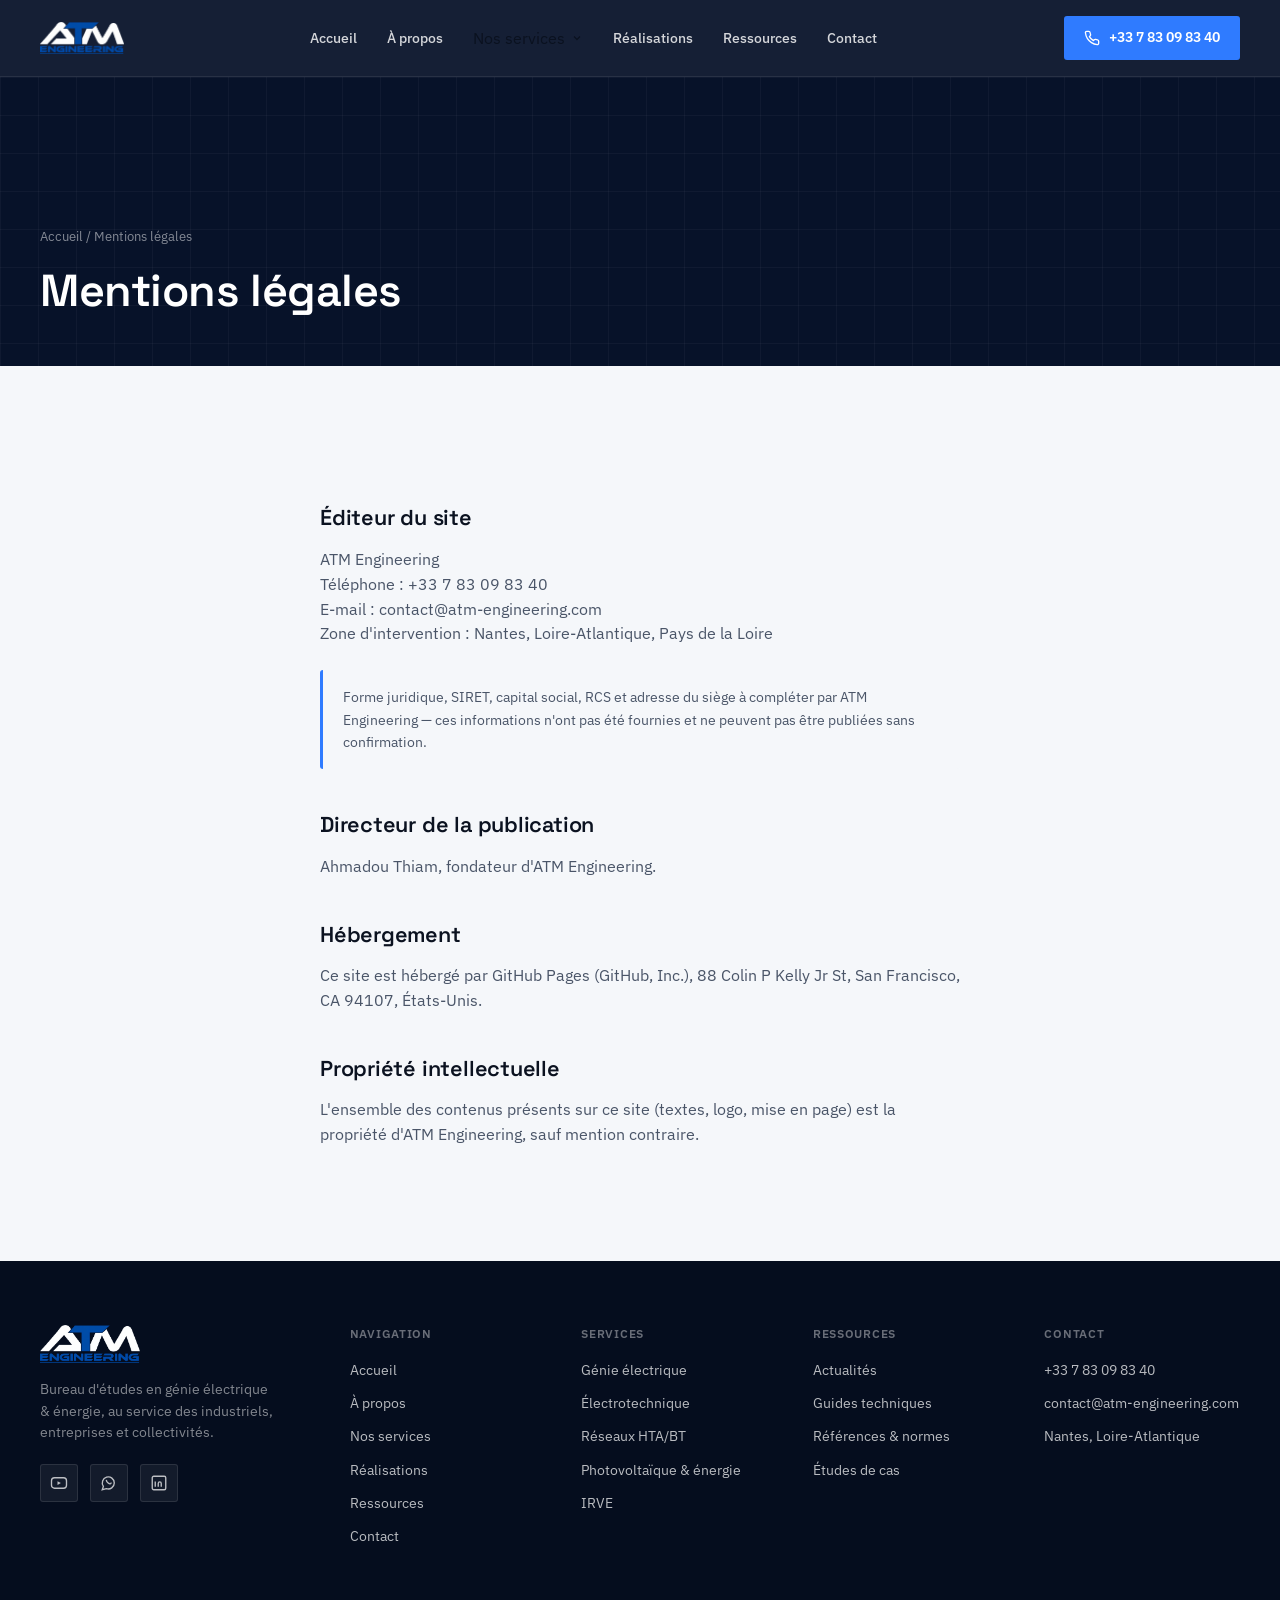
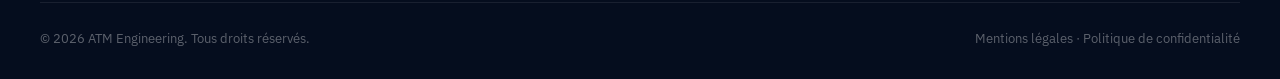
<file: mentions-legales.html>
<!DOCTYPE html>
<html lang="fr">
<head>
<meta charset="UTF-8">
<meta name="viewport" content="width=device-width, initial-scale=1.0">
<title>Mentions légales | ATM-Engineering</title>
<meta name="description" content="Mentions legales du site ATM Engineering.">
<link rel="canonical" href="https://atm-engineering.com/mentions-legales.html">
<meta property="og:type" content="website">
<meta property="og:site_name" content="ATM Engineering">
<meta property="og:title" content="Mentions légales | ATM-Engineering">
<meta property="og:description" content="Mentions legales du site ATM Engineering.">
<meta property="og:url" content="https://atm-engineering.com/mentions-legales.html">
<meta property="og:image" content="https://atm-engineering.com/assets/logo-color.png">
<link rel="preconnect" href="https://fonts.googleapis.com">
<link rel="preconnect" href="https://fonts.gstatic.com" crossorigin>
<link href="https://fonts.googleapis.com/css2?family=Space+Grotesk:wght@400;500;600;700&family=IBM+Plex+Sans:wght@400;500;600&display=swap" rel="stylesheet">
<link rel="stylesheet" href="styles.css">
<link rel="icon" type="image/png" href="assets/logo-color.png">
<script type="application/ld+json">
{
  "@context": "https://schema.org",
  "@type": "ProfessionalService",
  "name": "ATM Engineering",
  "url": "https://atm-engineering.com/",
  "telephone": "+33783098340",
  "email": "contact@atm-engineering.com",
  "areaServed": [
    { "@type": "City", "name": "Nantes" },
    { "@type": "AdministrativeArea", "name": "Loire-Atlantique" },
    { "@type": "AdministrativeArea", "name": "Pays de la Loire" }
  ]
}
</script>
</head>
<body>

<header>
  <div class="wrap nav-row">
    <a href="index.html" class="logo"><img src="assets/logo.png" alt="ATM Engineering" class="logo-img"></a>
    <nav class="primary">
      <a href="index.html" class="">Accueil</a>
      <a href="a-propos.html" class="">À propos</a>
      <div class="has-dropdown">
        <a href="services.html" class=" dd-trigger">Nos services
          <svg width="12" height="12" viewBox="0 0 24 24" fill="none" stroke="currentColor" stroke-width="2.5"><path d="M6 9l6 6 6-6"/></svg>
        </a>
        <div class="dropdown">
          <a href="services.html#genie-electrique">Génie électrique</a>
          <a href="services.html#electrotechnique">Électrotechnique</a>
          <a href="services.html#reseaux">Réseaux HTA/BT</a>
          <a href="services.html#photovoltaique">Photovoltaïque &amp; énergie</a>
          <a href="services.html#irve">IRVE</a>
          <a href="services.html#industrielle">Électricité industrielle</a>
          <a href="services.html#assistance">Assistance technique</a>
        </div>
      </div>
      <a href="realisations.html" class="">Réalisations</a>
      <a href="ressources.html" class="">Ressources</a>
      <a href="contact.html" class="">Contact</a>
    </nav>
    <a href="tel:+33783098340" class="call-btn">
      <svg width="16" height="16" viewBox="0 0 24 24" fill="none" stroke="currentColor" stroke-width="2" stroke-linecap="round" stroke-linejoin="round"><path d="M22 16.92v3a2 2 0 0 1-2.18 2 19.79 19.79 0 0 1-8.63-3.07 19.5 19.5 0 0 1-6-6 19.79 19.79 0 0 1-3.07-8.67A2 2 0 0 1 4.11 2h3a2 2 0 0 1 2 1.72c.127.96.361 1.903.7 2.81a2 2 0 0 1-.45 2.11L8.09 9.91a16 16 0 0 0 6 6l1.27-1.27a2 2 0 0 1 2.11-.45c.907.339 1.85.573 2.81.7A2 2 0 0 1 22 16.92z"/></svg>
      <span class="txt">+33 7 83 09 83 40</span>
    </a>
  </div>
</header>
<section class="subhero" style="padding-bottom:50px;">
  <div class="wrap">
    <div class="breadcrumb"><a href="index.html">Accueil</a> / Mentions légales</div>
    <h1>Mentions légales</h1>
  </div>
</section>

<section class="section">
  <div class="wrap article-content">
    <h2>Éditeur du site</h2>
    <p>ATM Engineering<br>
    Téléphone : +33 7 83 09 83 40<br>
    E-mail : contact@atm-engineering.com<br>
    Zone d'intervention : Nantes, Loire-Atlantique, Pays de la Loire</p>
    <div class="note">Forme juridique, SIRET, capital social, RCS et adresse du siège à compléter par ATM Engineering — ces informations n'ont pas été fournies et ne peuvent pas être publiées sans confirmation.</div>

    <h2>Directeur de la publication</h2>
    <p>Ahmadou Thiam, fondateur d'ATM Engineering.</p>

    <h2>Hébergement</h2>
    <p>Ce site est hébergé par GitHub Pages (GitHub, Inc.), 88 Colin P Kelly Jr St, San Francisco, CA 94107, États-Unis.</p>

    <h2>Propriété intellectuelle</h2>
    <p>L'ensemble des contenus présents sur ce site (textes, logo, mise en page) est la propriété d'ATM Engineering, sauf mention contraire.</p>
  </div>
</section>
<footer>
  <div class="wrap">
    <div class="footer-grid">
      <div>
        <a href="index.html" class="logo"><img src="assets/logo.png" alt="ATM Engineering" class="logo-img"></a>
        <p class="desc">Bureau d'études en génie électrique &amp; énergie, au service des industriels, entreprises et collectivités.</p>
        <div class="social-row">
          <a href="https://www.youtube.com/@atm-engineering" target="_blank" rel="noopener" aria-label="YouTube">
            <svg width="18" height="18" viewBox="0 0 24 24" fill="none" stroke="currentColor" stroke-width="1.8"><rect x="2" y="5" width="20" height="14" rx="4"/><path d="M10 9.5v5l4.5-2.5z" fill="currentColor" stroke="none"/></svg>
          </a>
          <a href="https://api.whatsapp.com/send?phone=33783098340&text&type=phone_number&app_absent=0" target="_blank" rel="noopener" aria-label="WhatsApp">
            <svg width="18" height="18" viewBox="0 0 24 24" fill="none" stroke="currentColor" stroke-width="1.8"><path d="M3 21l1.5-4.5A8 8 0 1 1 8.5 19.5z"/><path d="M8.5 8.5c.3 2 2.7 4.4 4.7 4.7.8.1 1.3-.6 1.6-1.2" stroke-linecap="round"/></svg>
          </a>
          <a href="https://www.linkedin.com/company/atm-engineering-fr/?viewAsMember=true" target="_blank" rel="noopener" aria-label="LinkedIn">
            <svg width="18" height="18" viewBox="0 0 24 24" fill="none" stroke="currentColor" stroke-width="1.8"><rect x="3" y="3" width="18" height="18" rx="2"/><path d="M7 10v7M7 7v.01M11 17v-4.5a2 2 0 0 1 4 0V17M11 12.5V17"/></svg>
          </a>
        </div>
      </div>
      <div class="footer-col">
        <h5>Navigation</h5>
        <a href="index.html">Accueil</a>
        <a href="a-propos.html">À propos</a>
        <a href="services.html">Nos services</a>
        <a href="realisations.html">Réalisations</a>
        <a href="ressources.html">Ressources</a>
        <a href="contact.html">Contact</a>
      </div>
      <div class="footer-col">
        <h5>Services</h5>
        <a href="services.html#genie-electrique">Génie électrique</a>
        <a href="services.html#electrotechnique">Électrotechnique</a>
        <a href="services.html#reseaux">Réseaux HTA/BT</a>
        <a href="services.html#photovoltaique">Photovoltaïque &amp; énergie</a>
        <a href="services.html#irve">IRVE</a>
      </div>
      <div class="footer-col">
        <h5>Ressources</h5>
        <a href="ressources.html#actualites">Actualités</a>
        <a href="ressources.html#guides">Guides techniques</a>
        <a href="ressources.html#normes">Références &amp; normes</a>
        <a href="realisations.html">Études de cas</a>
      </div>
      <div class="footer-col">
        <h5>Contact</h5>
        <p>+33 7 83 09 83 40</p>
        <p>contact@atm-engineering.com</p>
        <p>Nantes, Loire-Atlantique</p>
      </div>
    </div>
    <div class="footer-bottom">
      <span>© 2026 ATM Engineering. Tous droits réservés.</span>
      <span><a href="mentions-legales.html" style="color:inherit;">Mentions légales</a> · <a href="politique-de-confidentialite.html" style="color:inherit;">Politique de confidentialité</a></span>
    </div>
  </div>
</footer>

<script>
  const nums = document.querySelectorAll('.stats .num, .case-stats .num');
  const io = new IntersectionObserver((entries)=>{
    entries.forEach(e=>{
      if(e.isIntersecting){
        e.target.style.transition = 'opacity .5s ease, transform .5s ease';
        e.target.style.opacity = 1;
        e.target.style.transform = 'translateY(0)';
        io.unobserve(e.target);
      }
    });
  }, {threshold:0.4});
  nums.forEach(n=>{
    n.style.opacity = 0;
    n.style.transform = 'translateY(8px)';
    io.observe(n);
  });
</script>
</body>
</html>
</file>
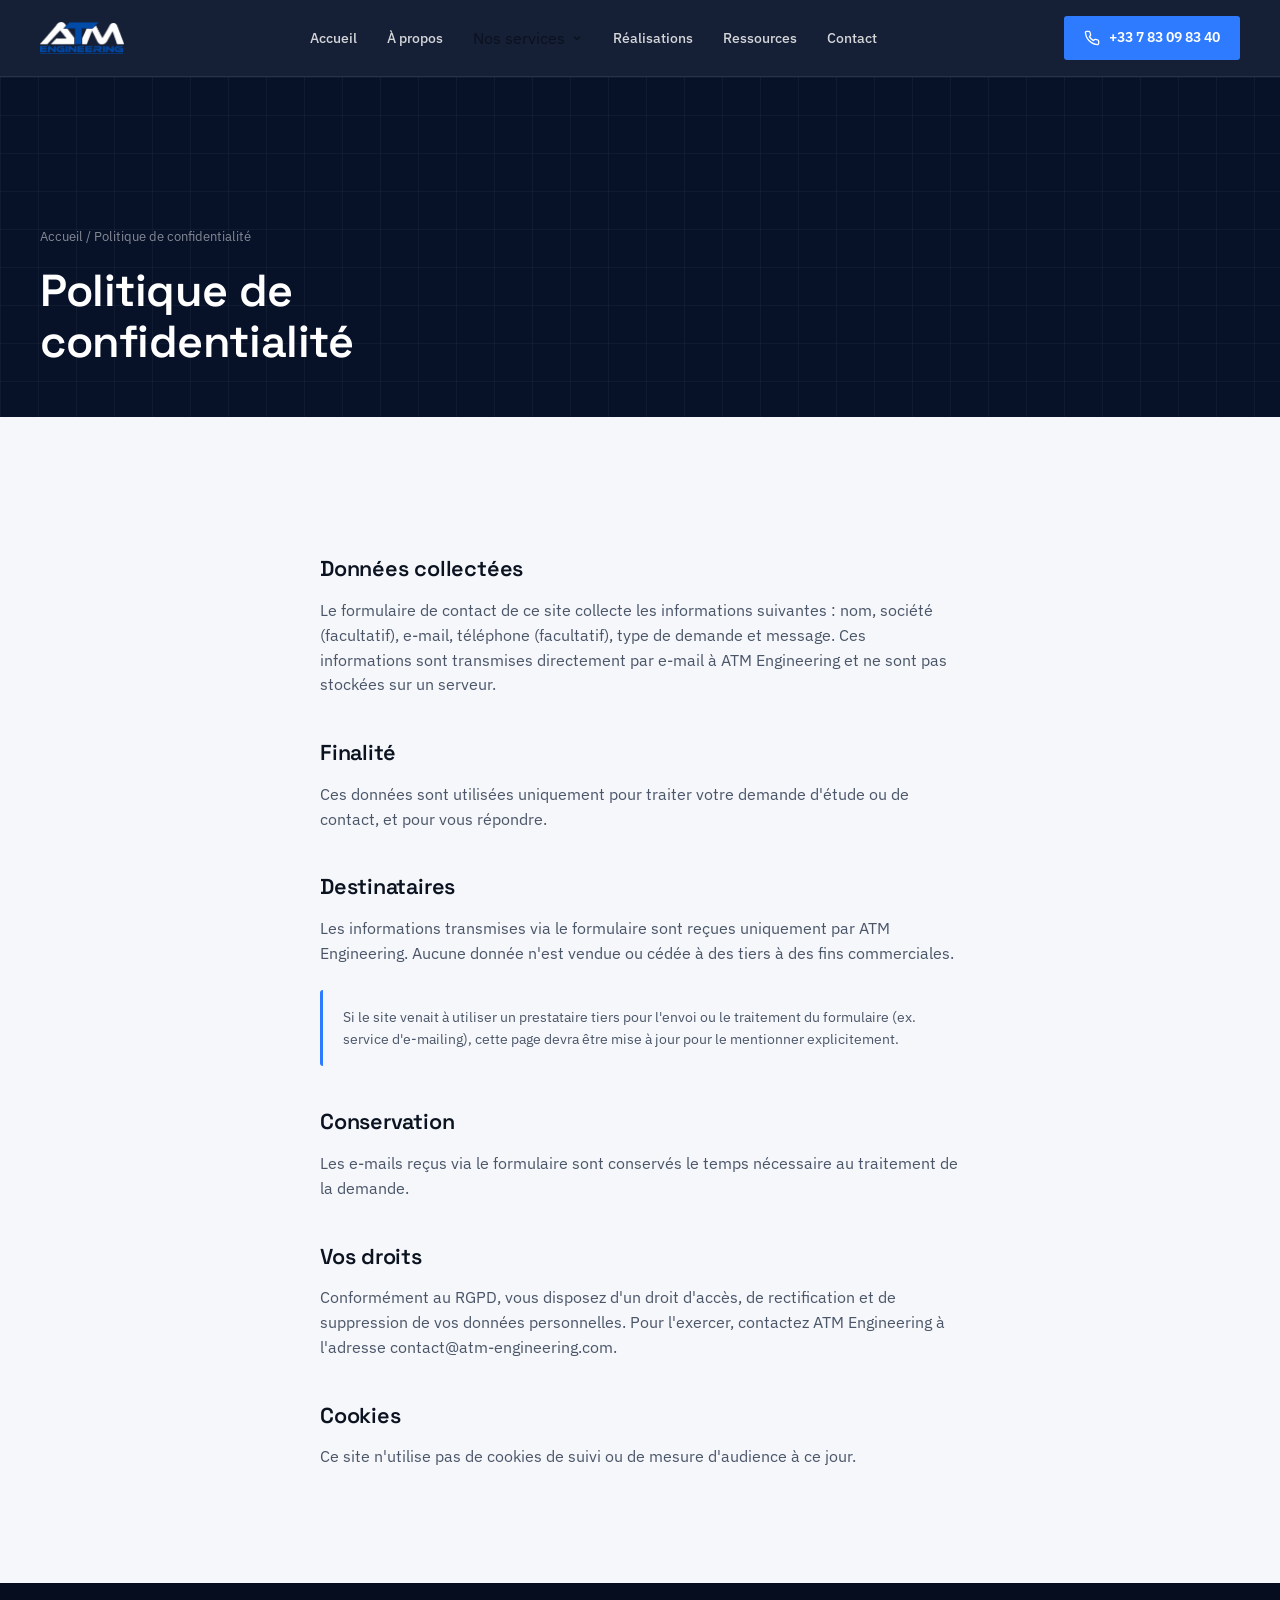
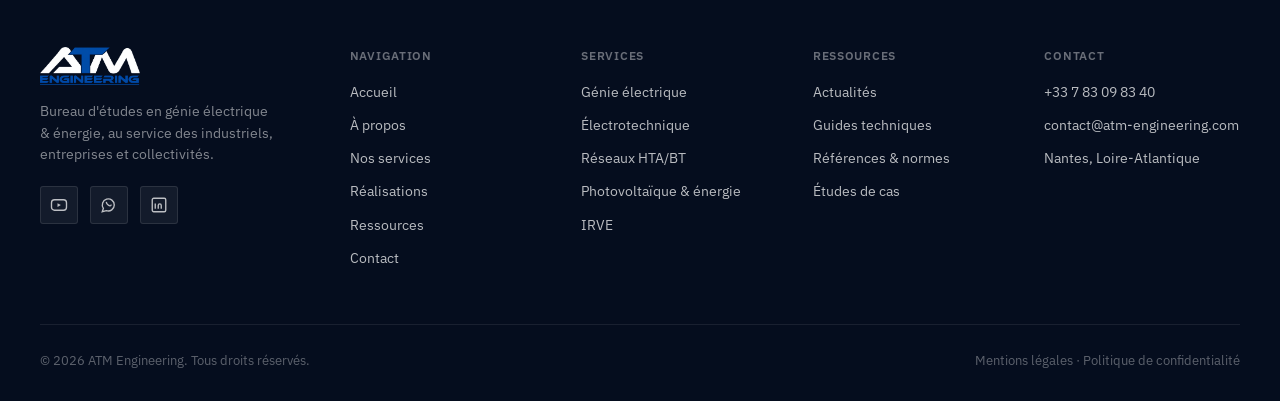
<file: politique-de-confidentialite.html>
<!DOCTYPE html>
<html lang="fr">
<head>
<meta charset="UTF-8">
<meta name="viewport" content="width=device-width, initial-scale=1.0">
<title>Politique de confidentialité | ATM-Engineering</title>
<meta name="description" content="Politique de confidentialite et protection des donnees du site ATM Engineering.">
<link rel="canonical" href="https://atm-engineering.com/politique-de-confidentialite.html">
<meta property="og:type" content="website">
<meta property="og:site_name" content="ATM Engineering">
<meta property="og:title" content="Politique de confidentialité | ATM-Engineering">
<meta property="og:description" content="Politique de confidentialite et protection des donnees du site ATM Engineering.">
<meta property="og:url" content="https://atm-engineering.com/politique-de-confidentialite.html">
<meta property="og:image" content="https://atm-engineering.com/assets/logo-color.png">
<link rel="preconnect" href="https://fonts.googleapis.com">
<link rel="preconnect" href="https://fonts.gstatic.com" crossorigin>
<link href="https://fonts.googleapis.com/css2?family=Space+Grotesk:wght@400;500;600;700&family=IBM+Plex+Sans:wght@400;500;600&display=swap" rel="stylesheet">
<link rel="stylesheet" href="styles.css">
<link rel="icon" type="image/png" href="assets/logo-color.png">
<script type="application/ld+json">
{
  "@context": "https://schema.org",
  "@type": "ProfessionalService",
  "name": "ATM Engineering",
  "url": "https://atm-engineering.com/",
  "telephone": "+33783098340",
  "email": "contact@atm-engineering.com",
  "areaServed": [
    { "@type": "City", "name": "Nantes" },
    { "@type": "AdministrativeArea", "name": "Loire-Atlantique" },
    { "@type": "AdministrativeArea", "name": "Pays de la Loire" }
  ]
}
</script>
</head>
<body>

<header>
  <div class="wrap nav-row">
    <a href="index.html" class="logo"><img src="assets/logo.png" alt="ATM Engineering" class="logo-img"></a>
    <nav class="primary">
      <a href="index.html" class="">Accueil</a>
      <a href="a-propos.html" class="">À propos</a>
      <div class="has-dropdown">
        <a href="services.html" class=" dd-trigger">Nos services
          <svg width="12" height="12" viewBox="0 0 24 24" fill="none" stroke="currentColor" stroke-width="2.5"><path d="M6 9l6 6 6-6"/></svg>
        </a>
        <div class="dropdown">
          <a href="services.html#genie-electrique">Génie électrique</a>
          <a href="services.html#electrotechnique">Électrotechnique</a>
          <a href="services.html#reseaux">Réseaux HTA/BT</a>
          <a href="services.html#photovoltaique">Photovoltaïque &amp; énergie</a>
          <a href="services.html#irve">IRVE</a>
          <a href="services.html#industrielle">Électricité industrielle</a>
          <a href="services.html#assistance">Assistance technique</a>
        </div>
      </div>
      <a href="realisations.html" class="">Réalisations</a>
      <a href="ressources.html" class="">Ressources</a>
      <a href="contact.html" class="">Contact</a>
    </nav>
    <a href="tel:+33783098340" class="call-btn">
      <svg width="16" height="16" viewBox="0 0 24 24" fill="none" stroke="currentColor" stroke-width="2" stroke-linecap="round" stroke-linejoin="round"><path d="M22 16.92v3a2 2 0 0 1-2.18 2 19.79 19.79 0 0 1-8.63-3.07 19.5 19.5 0 0 1-6-6 19.79 19.79 0 0 1-3.07-8.67A2 2 0 0 1 4.11 2h3a2 2 0 0 1 2 1.72c.127.96.361 1.903.7 2.81a2 2 0 0 1-.45 2.11L8.09 9.91a16 16 0 0 0 6 6l1.27-1.27a2 2 0 0 1 2.11-.45c.907.339 1.85.573 2.81.7A2 2 0 0 1 22 16.92z"/></svg>
      <span class="txt">+33 7 83 09 83 40</span>
    </a>
  </div>
</header>
<section class="subhero" style="padding-bottom:50px;">
  <div class="wrap">
    <div class="breadcrumb"><a href="index.html">Accueil</a> / Politique de confidentialité</div>
    <h1>Politique de confidentialité</h1>
  </div>
</section>

<section class="section">
  <div class="wrap article-content">
    <h2>Données collectées</h2>
    <p>Le formulaire de contact de ce site collecte les informations suivantes : nom, société (facultatif), e-mail, téléphone (facultatif), type de demande et message. Ces informations sont transmises directement par e-mail à ATM Engineering et ne sont pas stockées sur un serveur.</p>

    <h2>Finalité</h2>
    <p>Ces données sont utilisées uniquement pour traiter votre demande d'étude ou de contact, et pour vous répondre.</p>

    <h2>Destinataires</h2>
    <p>Les informations transmises via le formulaire sont reçues uniquement par ATM Engineering. Aucune donnée n'est vendue ou cédée à des tiers à des fins commerciales.</p>
    <div class="note">Si le site venait à utiliser un prestataire tiers pour l'envoi ou le traitement du formulaire (ex. service d'e-mailing), cette page devra être mise à jour pour le mentionner explicitement.</div>

    <h2>Conservation</h2>
    <p>Les e-mails reçus via le formulaire sont conservés le temps nécessaire au traitement de la demande.</p>

    <h2>Vos droits</h2>
    <p>Conformément au RGPD, vous disposez d'un droit d'accès, de rectification et de suppression de vos données personnelles. Pour l'exercer, contactez ATM Engineering à l'adresse contact@atm-engineering.com.</p>

    <h2>Cookies</h2>
    <p>Ce site n'utilise pas de cookies de suivi ou de mesure d'audience à ce jour.</p>
  </div>
</section>
<footer>
  <div class="wrap">
    <div class="footer-grid">
      <div>
        <a href="index.html" class="logo"><img src="assets/logo.png" alt="ATM Engineering" class="logo-img"></a>
        <p class="desc">Bureau d'études en génie électrique &amp; énergie, au service des industriels, entreprises et collectivités.</p>
        <div class="social-row">
          <a href="https://www.youtube.com/@atm-engineering" target="_blank" rel="noopener" aria-label="YouTube">
            <svg width="18" height="18" viewBox="0 0 24 24" fill="none" stroke="currentColor" stroke-width="1.8"><rect x="2" y="5" width="20" height="14" rx="4"/><path d="M10 9.5v5l4.5-2.5z" fill="currentColor" stroke="none"/></svg>
          </a>
          <a href="https://api.whatsapp.com/send?phone=33783098340&text&type=phone_number&app_absent=0" target="_blank" rel="noopener" aria-label="WhatsApp">
            <svg width="18" height="18" viewBox="0 0 24 24" fill="none" stroke="currentColor" stroke-width="1.8"><path d="M3 21l1.5-4.5A8 8 0 1 1 8.5 19.5z"/><path d="M8.5 8.5c.3 2 2.7 4.4 4.7 4.7.8.1 1.3-.6 1.6-1.2" stroke-linecap="round"/></svg>
          </a>
          <a href="https://www.linkedin.com/company/atm-engineering-fr/?viewAsMember=true" target="_blank" rel="noopener" aria-label="LinkedIn">
            <svg width="18" height="18" viewBox="0 0 24 24" fill="none" stroke="currentColor" stroke-width="1.8"><rect x="3" y="3" width="18" height="18" rx="2"/><path d="M7 10v7M7 7v.01M11 17v-4.5a2 2 0 0 1 4 0V17M11 12.5V17"/></svg>
          </a>
        </div>
      </div>
      <div class="footer-col">
        <h5>Navigation</h5>
        <a href="index.html">Accueil</a>
        <a href="a-propos.html">À propos</a>
        <a href="services.html">Nos services</a>
        <a href="realisations.html">Réalisations</a>
        <a href="ressources.html">Ressources</a>
        <a href="contact.html">Contact</a>
      </div>
      <div class="footer-col">
        <h5>Services</h5>
        <a href="services.html#genie-electrique">Génie électrique</a>
        <a href="services.html#electrotechnique">Électrotechnique</a>
        <a href="services.html#reseaux">Réseaux HTA/BT</a>
        <a href="services.html#photovoltaique">Photovoltaïque &amp; énergie</a>
        <a href="services.html#irve">IRVE</a>
      </div>
      <div class="footer-col">
        <h5>Ressources</h5>
        <a href="ressources.html#actualites">Actualités</a>
        <a href="ressources.html#guides">Guides techniques</a>
        <a href="ressources.html#normes">Références &amp; normes</a>
        <a href="realisations.html">Études de cas</a>
      </div>
      <div class="footer-col">
        <h5>Contact</h5>
        <p>+33 7 83 09 83 40</p>
        <p>contact@atm-engineering.com</p>
        <p>Nantes, Loire-Atlantique</p>
      </div>
    </div>
    <div class="footer-bottom">
      <span>© 2026 ATM Engineering. Tous droits réservés.</span>
      <span><a href="mentions-legales.html" style="color:inherit;">Mentions légales</a> · <a href="politique-de-confidentialite.html" style="color:inherit;">Politique de confidentialité</a></span>
    </div>
  </div>
</footer>

<script>
  const nums = document.querySelectorAll('.stats .num, .case-stats .num');
  const io = new IntersectionObserver((entries)=>{
    entries.forEach(e=>{
      if(e.isIntersecting){
        e.target.style.transition = 'opacity .5s ease, transform .5s ease';
        e.target.style.opacity = 1;
        e.target.style.transform = 'translateY(0)';
        io.unobserve(e.target);
      }
    });
  }, {threshold:0.4});
  nums.forEach(n=>{
    n.style.opacity = 0;
    n.style.transform = 'translateY(8px)';
    io.observe(n);
  });
</script>
</body>
</html>
</file>
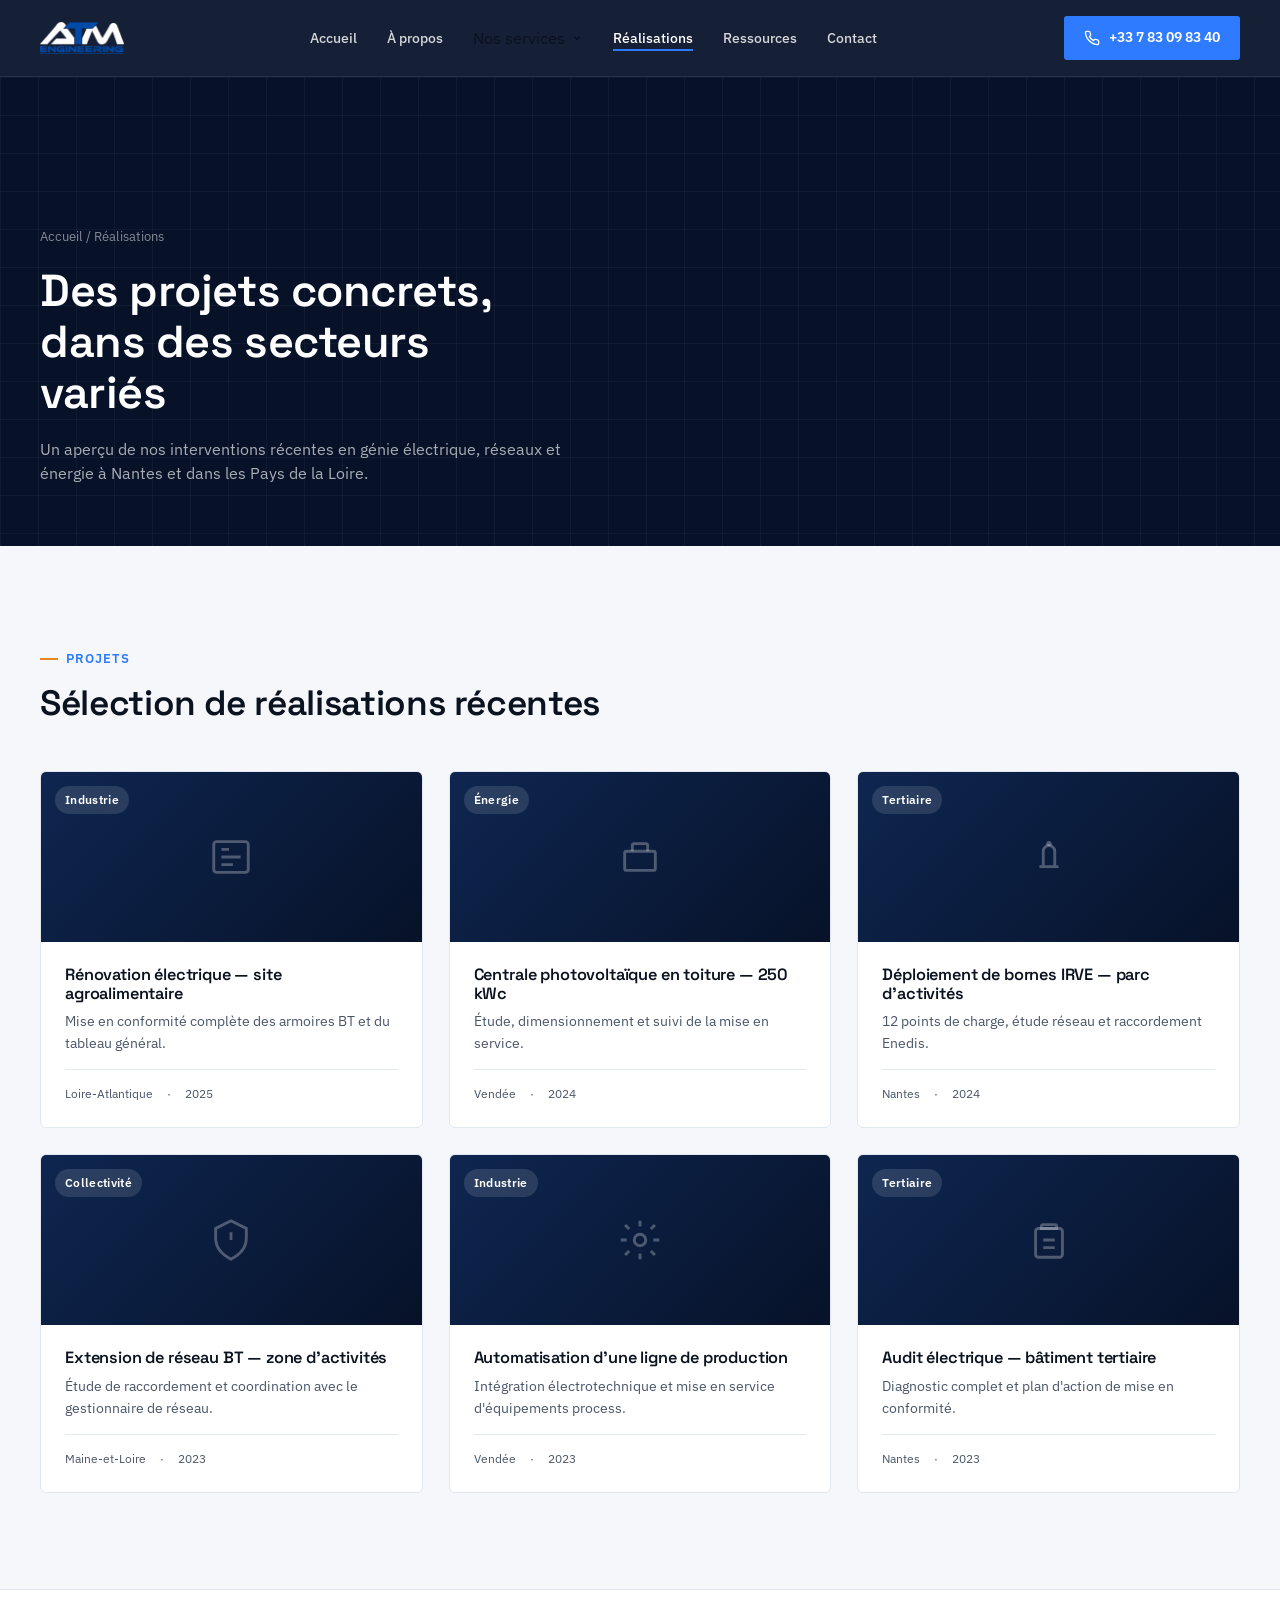
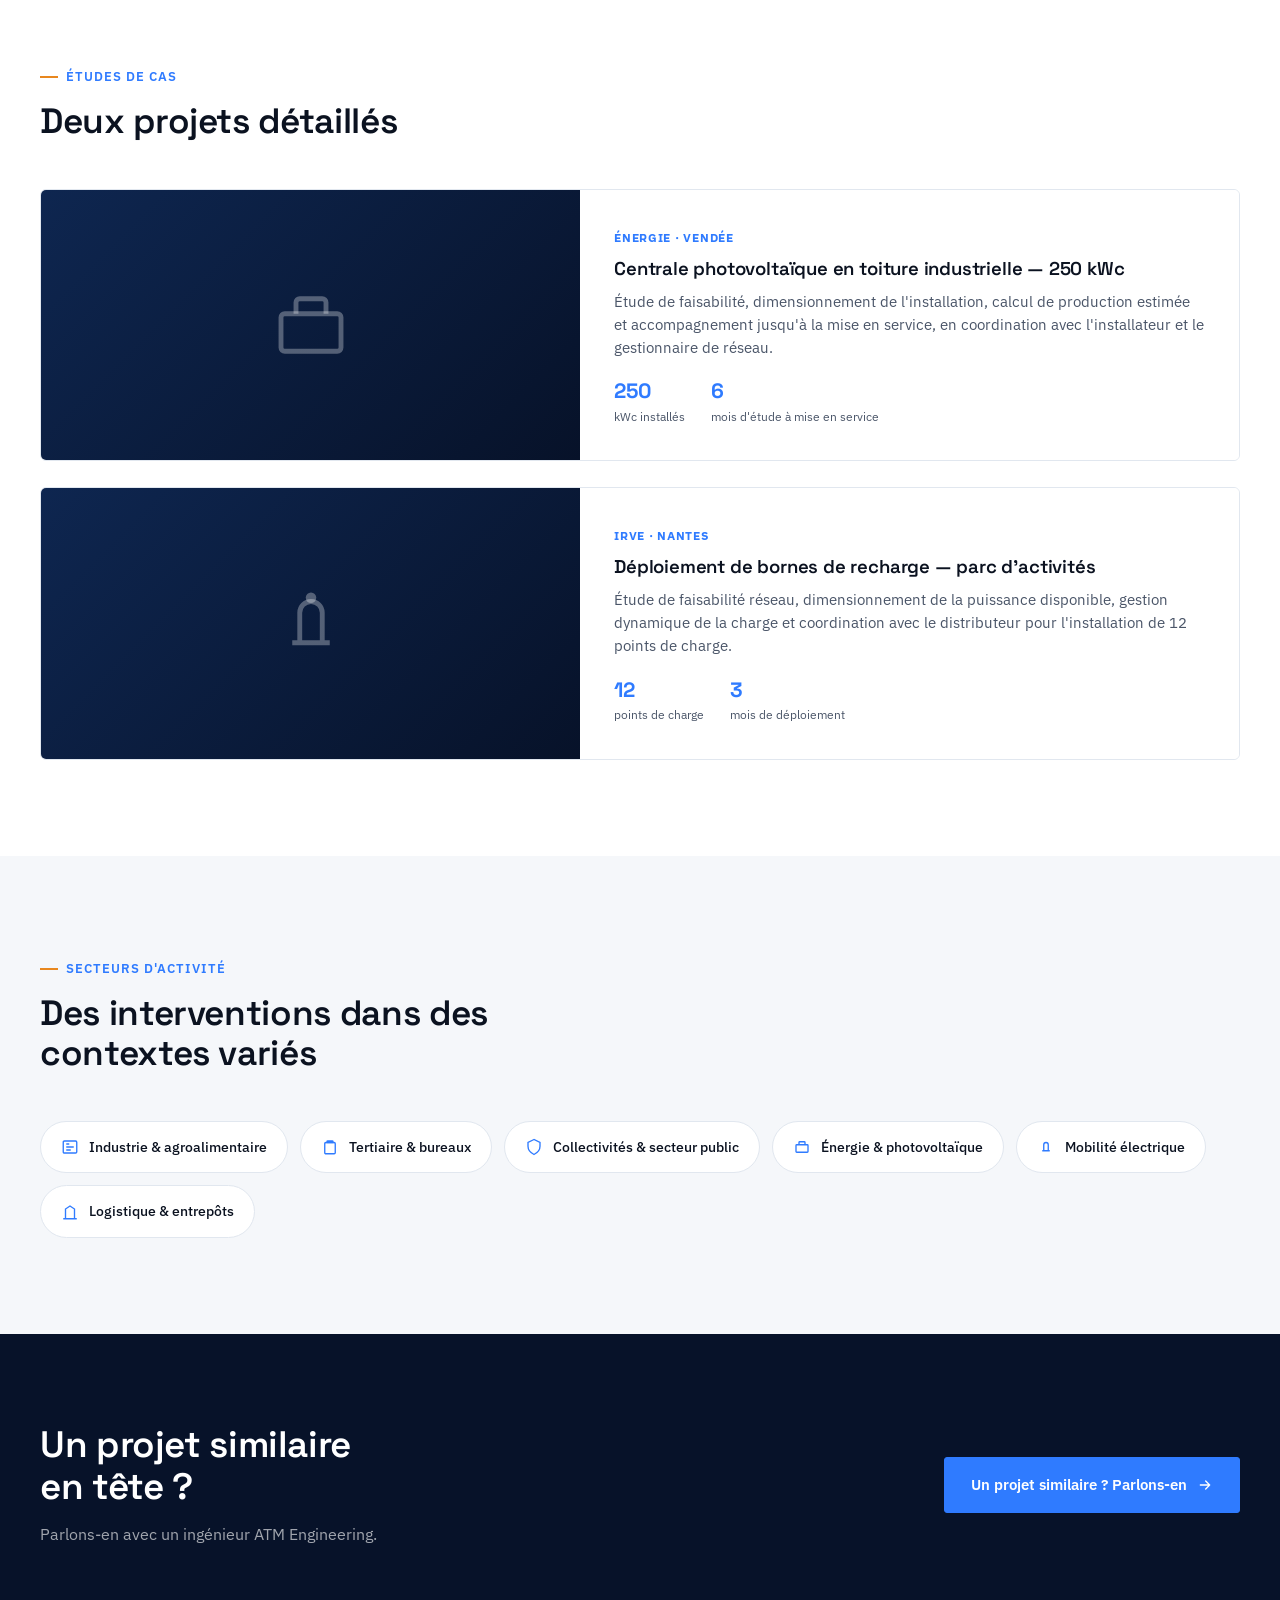
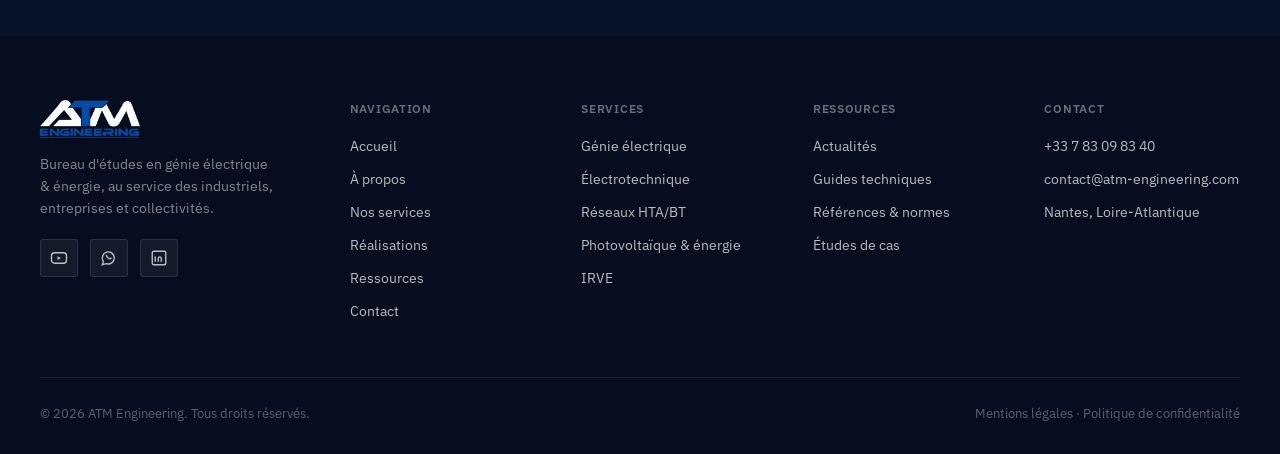
<file: realisations.html>
<!DOCTYPE html>
<html lang="fr">
<head>
<meta charset="UTF-8">
<meta name="viewport" content="width=device-width, initial-scale=1.0">
<title>Réalisations en génie électrique | ATM-Engineering Nantes</title>
<meta name="description" content="Decouvrez les projets et etudes de cas realises par ATM Engineering.">
<link rel="canonical" href="https://atm-engineering.com/realisations.html">
<meta property="og:type" content="website">
<meta property="og:site_name" content="ATM Engineering">
<meta property="og:title" content="Réalisations en génie électrique | ATM-Engineering Nantes">
<meta property="og:description" content="Decouvrez les projets et etudes de cas realises par ATM Engineering.">
<meta property="og:url" content="https://atm-engineering.com/realisations.html">
<meta property="og:image" content="https://atm-engineering.com/assets/logo-color.png">
<link rel="preconnect" href="https://fonts.googleapis.com">
<link rel="preconnect" href="https://fonts.gstatic.com" crossorigin>
<link href="https://fonts.googleapis.com/css2?family=Space+Grotesk:wght@400;500;600;700&family=IBM+Plex+Sans:wght@400;500;600&display=swap" rel="stylesheet">
<link rel="stylesheet" href="styles.css">
<link rel="icon" type="image/png" href="assets/logo-color.png">
<script type="application/ld+json">
{
  "@context": "https://schema.org",
  "@type": "ProfessionalService",
  "name": "ATM Engineering",
  "url": "https://atm-engineering.com/",
  "telephone": "+33783098340",
  "email": "contact@atm-engineering.com",
  "areaServed": [
    { "@type": "City", "name": "Nantes" },
    { "@type": "AdministrativeArea", "name": "Loire-Atlantique" },
    { "@type": "AdministrativeArea", "name": "Pays de la Loire" }
  ]
}
</script>
</head>
<body>

<header>
  <div class="wrap nav-row">
    <a href="index.html" class="logo"><img src="assets/logo.png" alt="ATM Engineering" class="logo-img"></a>
    <nav class="primary">
      <a href="index.html" class="">Accueil</a>
      <a href="a-propos.html" class="">À propos</a>
      <div class="has-dropdown">
        <a href="services.html" class=" dd-trigger">Nos services
          <svg width="12" height="12" viewBox="0 0 24 24" fill="none" stroke="currentColor" stroke-width="2.5"><path d="M6 9l6 6 6-6"/></svg>
        </a>
        <div class="dropdown">
          <a href="services.html#genie-electrique">Génie électrique</a>
          <a href="services.html#electrotechnique">Électrotechnique</a>
          <a href="services.html#reseaux">Réseaux HTA/BT</a>
          <a href="services.html#photovoltaique">Photovoltaïque &amp; énergie</a>
          <a href="services.html#irve">IRVE</a>
          <a href="services.html#industrielle">Électricité industrielle</a>
          <a href="services.html#assistance">Assistance technique</a>
        </div>
      </div>
      <a href="realisations.html" class="current">Réalisations</a>
      <a href="ressources.html" class="">Ressources</a>
      <a href="contact.html" class="">Contact</a>
    </nav>
    <a href="tel:+33783098340" class="call-btn">
      <svg width="16" height="16" viewBox="0 0 24 24" fill="none" stroke="currentColor" stroke-width="2" stroke-linecap="round" stroke-linejoin="round"><path d="M22 16.92v3a2 2 0 0 1-2.18 2 19.79 19.79 0 0 1-8.63-3.07 19.5 19.5 0 0 1-6-6 19.79 19.79 0 0 1-3.07-8.67A2 2 0 0 1 4.11 2h3a2 2 0 0 1 2 1.72c.127.96.361 1.903.7 2.81a2 2 0 0 1-.45 2.11L8.09 9.91a16 16 0 0 0 6 6l1.27-1.27a2 2 0 0 1 2.11-.45c.907.339 1.85.573 2.81.7A2 2 0 0 1 22 16.92z"/></svg>
      <span class="txt">+33 7 83 09 83 40</span>
    </a>
  </div>
</header>
<section class="subhero">
  <div class="wrap">
    <div class="breadcrumb"><a href="index.html">Accueil</a> / Réalisations</div>
    <h1>Des projets concrets, dans des secteurs variés</h1>
    <p class="lead">Un aperçu de nos interventions récentes en génie électrique, réseaux et énergie à Nantes et dans les Pays de la Loire.</p>
  </div>
</section>

<section class="section">
  <div class="wrap">
    <div class="section-head">
      <span class="kicker">Projets</span>
      <h2>Sélection de réalisations récentes</h2>
    </div>
    <div class="proj-grid">
      <div class="proj-card">
        <div class="proj-thumb"><span class="proj-tag">Industrie</span><svg width="46" height="46" viewBox="0 0 24 24" fill="none" stroke="currentColor" stroke-width="1.5"><rect x="3" y="4" width="18" height="16" rx="1.5"/><path d="M7 8h4M7 12h10M7 16h6"/></svg></div>
        <div class="proj-body"><h3>Rénovation électrique — site agroalimentaire</h3><p>Mise en conformité complète des armoires BT et du tableau général.</p><div class="proj-meta"><span>Loire-Atlantique</span><span>·</span><span>2025</span></div></div>
      </div>
      <div class="proj-card">
        <div class="proj-thumb"><span class="proj-tag">Énergie</span><svg width="46" height="46" viewBox="0 0 24 24" fill="none" stroke="currentColor" stroke-width="1.5"><rect x="4" y="9" width="16" height="10" rx="1"/><path d="M8 9V6a1 1 0 0 1 1-1h6a1 1 0 0 1 1 1v3"/></svg></div>
        <div class="proj-body"><h3>Centrale photovoltaïque en toiture — 250 kWc</h3><p>Étude, dimensionnement et suivi de la mise en service.</p><div class="proj-meta"><span>Vendée</span><span>·</span><span>2024</span></div></div>
      </div>
      <div class="proj-card">
        <div class="proj-thumb"><span class="proj-tag">Tertiaire</span><svg width="46" height="46" viewBox="0 0 24 24" fill="none" stroke="currentColor" stroke-width="1.5"><path d="M7 17h10M9 17V9a3 3 0 0 1 6 0v8"/><circle cx="12" cy="5" r="1.4" fill="currentColor" stroke="none"/></svg></div>
        <div class="proj-body"><h3>Déploiement de bornes IRVE — parc d'activités</h3><p>12 points de charge, étude réseau et raccordement Enedis.</p><div class="proj-meta"><span>Nantes</span><span>·</span><span>2024</span></div></div>
      </div>
      <div class="proj-card">
        <div class="proj-thumb"><span class="proj-tag">Collectivité</span><svg width="46" height="46" viewBox="0 0 24 24" fill="none" stroke="currentColor" stroke-width="1.5"><path d="M12 2 4 6v5c0 5.5 3.4 8.7 8 11 4.6-2.3 8-5.5 8-11V6z"/><path d="M12 8v4M12 15h.01"/></svg></div>
        <div class="proj-body"><h3>Extension de réseau BT — zone d'activités</h3><p>Étude de raccordement et coordination avec le gestionnaire de réseau.</p><div class="proj-meta"><span>Maine-et-Loire</span><span>·</span><span>2023</span></div></div>
      </div>
      <div class="proj-card">
        <div class="proj-thumb"><span class="proj-tag">Industrie</span><svg width="46" height="46" viewBox="0 0 24 24" fill="none" stroke="currentColor" stroke-width="1.5"><circle cx="12" cy="12" r="3"/><path d="M12 2v3M12 19v3M4.2 4.2l2.1 2.1M17.7 17.7l2.1 2.1M2 12h3M19 12h3M4.2 19.8l2.1-2.1M17.7 6.3l2.1-2.1"/></svg></div>
        <div class="proj-body"><h3>Automatisation d'une ligne de production</h3><p>Intégration électrotechnique et mise en service d'équipements process.</p><div class="proj-meta"><span>Vendée</span><span>·</span><span>2023</span></div></div>
      </div>
      <div class="proj-card">
        <div class="proj-thumb"><span class="proj-tag">Tertiaire</span><svg width="46" height="46" viewBox="0 0 24 24" fill="none" stroke="currentColor" stroke-width="1.5"><path d="M9 4h6a1 1 0 0 1 1 1v1H8V5a1 1 0 0 1 1-1z"/><rect x="5" y="6" width="14" height="15" rx="1.5"/><path d="M9 12h6M9 16h6"/></svg></div>
        <div class="proj-body"><h3>Audit électrique — bâtiment tertiaire</h3><p>Diagnostic complet et plan d'action de mise en conformité.</p><div class="proj-meta"><span>Nantes</span><span>·</span><span>2023</span></div></div>
      </div>
    </div>
  </div>
</section>

<section class="section tight" style="background:var(--white); border-top:1px solid var(--paper-line);">
  <div class="wrap">
    <div class="section-head">
      <span class="kicker">Études de cas</span>
      <h2>Deux projets détaillés</h2>
    </div>

    <div class="case">
      <div class="case-visual"><svg width="90" height="90" viewBox="0 0 24 24" fill="none" stroke="currentColor" stroke-width="1.3"><rect x="4" y="9" width="16" height="10" rx="1"/><path d="M8 9V6a1 1 0 0 1 1-1h6a1 1 0 0 1 1 1v3"/></svg></div>
      <div class="case-body">
        <span class="tag">Énergie · Vendée</span>
        <h3>Centrale photovoltaïque en toiture industrielle — 250 kWc</h3>
        <p>Étude de faisabilité, dimensionnement de l'installation, calcul de production estimée et accompagnement jusqu'à la mise en service, en coordination avec l'installateur et le gestionnaire de réseau.</p>
        <div class="case-stats">
          <div><div class="num">250</div><div class="lbl">kWc installés</div></div>
          <div><div class="num">6</div><div class="lbl">mois d'étude à mise en service</div></div>
        </div>
      </div>
    </div>

    <div class="case">
      <div class="case-visual"><svg width="90" height="90" viewBox="0 0 24 24" fill="none" stroke="currentColor" stroke-width="1.3"><path d="M7 17h10M9 17V9a3 3 0 0 1 6 0v8"/><circle cx="12" cy="5" r="1.4" fill="currentColor" stroke="none"/></svg></div>
      <div class="case-body">
        <span class="tag">IRVE · Nantes</span>
        <h3>Déploiement de bornes de recharge — parc d'activités</h3>
        <p>Étude de faisabilité réseau, dimensionnement de la puissance disponible, gestion dynamique de la charge et coordination avec le distributeur pour l'installation de 12 points de charge.</p>
        <div class="case-stats">
          <div><div class="num">12</div><div class="lbl">points de charge</div></div>
          <div><div class="num">3</div><div class="lbl">mois de déploiement</div></div>
        </div>
      </div>
    </div>
  </div>
</section>

<section class="section">
  <div class="wrap">
    <div class="section-head">
      <span class="kicker">Secteurs d'activité</span>
      <h2>Des interventions dans des contextes variés</h2>
    </div>
    <div class="sector-row">
      <div class="sector-chip"><svg width="18" height="18" viewBox="0 0 24 24" fill="none" stroke="currentColor" stroke-width="1.8"><rect x="3" y="4" width="18" height="16" rx="1.5"/><path d="M7 8h4M7 12h10M7 16h6"/></svg>Industrie &amp; agroalimentaire</div>
      <div class="sector-chip"><svg width="18" height="18" viewBox="0 0 24 24" fill="none" stroke="currentColor" stroke-width="1.8"><path d="M9 4h6a1 1 0 0 1 1 1v1H8V5a1 1 0 0 1 1-1z"/><rect x="5" y="6" width="14" height="15" rx="1.5"/></svg>Tertiaire &amp; bureaux</div>
      <div class="sector-chip"><svg width="18" height="18" viewBox="0 0 24 24" fill="none" stroke="currentColor" stroke-width="1.8"><path d="M12 2 4 6v5c0 5.5 3.4 8.7 8 11 4.6-2.3 8-5.5 8-11V6z"/></svg>Collectivités &amp; secteur public</div>
      <div class="sector-chip"><svg width="18" height="18" viewBox="0 0 24 24" fill="none" stroke="currentColor" stroke-width="1.8"><rect x="4" y="9" width="16" height="10" rx="1"/><path d="M8 9V6a1 1 0 0 1 1-1h6a1 1 0 0 1 1 1v3"/></svg>Énergie &amp; photovoltaïque</div>
      <div class="sector-chip"><svg width="18" height="18" viewBox="0 0 24 24" fill="none" stroke="currentColor" stroke-width="1.8"><path d="M7 17h10M9 17V9a3 3 0 0 1 6 0v8"/></svg>Mobilité électrique</div>
      <div class="sector-chip"><svg width="18" height="18" viewBox="0 0 24 24" fill="none" stroke="currentColor" stroke-width="1.8"><path d="M3 21h18M6 21V8l6-4 6 4v13"/></svg>Logistique &amp; entrepôts</div>
    </div>
  </div>
</section>

<section class="cta">
  <div class="wrap cta-inner">
    <div><h2>Un projet similaire en tête ?</h2><p>Parlons-en avec un ingénieur ATM Engineering.</p></div>
    <div class="cta-actions"><a href="contact.html" class="btn-primary">Un projet similaire ? Parlons-en<svg width="16" height="16" viewBox="0 0 24 24" fill="none" stroke="currentColor" stroke-width="2" stroke-linecap="round" stroke-linejoin="round"><path d="M5 12h14M13 6l6 6-6 6"/></svg></a></div>
  </div>
</section>
<footer>
  <div class="wrap">
    <div class="footer-grid">
      <div>
        <a href="index.html" class="logo"><img src="assets/logo.png" alt="ATM Engineering" class="logo-img"></a>
        <p class="desc">Bureau d'études en génie électrique &amp; énergie, au service des industriels, entreprises et collectivités.</p>
        <div class="social-row">
          <a href="https://www.youtube.com/@atm-engineering" target="_blank" rel="noopener" aria-label="YouTube">
            <svg width="18" height="18" viewBox="0 0 24 24" fill="none" stroke="currentColor" stroke-width="1.8"><rect x="2" y="5" width="20" height="14" rx="4"/><path d="M10 9.5v5l4.5-2.5z" fill="currentColor" stroke="none"/></svg>
          </a>
          <a href="https://api.whatsapp.com/send?phone=33783098340&text&type=phone_number&app_absent=0" target="_blank" rel="noopener" aria-label="WhatsApp">
            <svg width="18" height="18" viewBox="0 0 24 24" fill="none" stroke="currentColor" stroke-width="1.8"><path d="M3 21l1.5-4.5A8 8 0 1 1 8.5 19.5z"/><path d="M8.5 8.5c.3 2 2.7 4.4 4.7 4.7.8.1 1.3-.6 1.6-1.2" stroke-linecap="round"/></svg>
          </a>
          <a href="https://www.linkedin.com/company/atm-engineering-fr/?viewAsMember=true" target="_blank" rel="noopener" aria-label="LinkedIn">
            <svg width="18" height="18" viewBox="0 0 24 24" fill="none" stroke="currentColor" stroke-width="1.8"><rect x="3" y="3" width="18" height="18" rx="2"/><path d="M7 10v7M7 7v.01M11 17v-4.5a2 2 0 0 1 4 0V17M11 12.5V17"/></svg>
          </a>
        </div>
      </div>
      <div class="footer-col">
        <h5>Navigation</h5>
        <a href="index.html">Accueil</a>
        <a href="a-propos.html">À propos</a>
        <a href="services.html">Nos services</a>
        <a href="realisations.html">Réalisations</a>
        <a href="ressources.html">Ressources</a>
        <a href="contact.html">Contact</a>
      </div>
      <div class="footer-col">
        <h5>Services</h5>
        <a href="services.html#genie-electrique">Génie électrique</a>
        <a href="services.html#electrotechnique">Électrotechnique</a>
        <a href="services.html#reseaux">Réseaux HTA/BT</a>
        <a href="services.html#photovoltaique">Photovoltaïque &amp; énergie</a>
        <a href="services.html#irve">IRVE</a>
      </div>
      <div class="footer-col">
        <h5>Ressources</h5>
        <a href="ressources.html#actualites">Actualités</a>
        <a href="ressources.html#guides">Guides techniques</a>
        <a href="ressources.html#normes">Références &amp; normes</a>
        <a href="realisations.html">Études de cas</a>
      </div>
      <div class="footer-col">
        <h5>Contact</h5>
        <p>+33 7 83 09 83 40</p>
        <p>contact@atm-engineering.com</p>
        <p>Nantes, Loire-Atlantique</p>
      </div>
    </div>
    <div class="footer-bottom">
      <span>© 2026 ATM Engineering. Tous droits réservés.</span>
      <span><a href="mentions-legales.html" style="color:inherit;">Mentions légales</a> · <a href="politique-de-confidentialite.html" style="color:inherit;">Politique de confidentialité</a></span>
    </div>
  </div>
</footer>

<script>
  const nums = document.querySelectorAll('.stats .num, .case-stats .num');
  const io = new IntersectionObserver((entries)=>{
    entries.forEach(e=>{
      if(e.isIntersecting){
        e.target.style.transition = 'opacity .5s ease, transform .5s ease';
        e.target.style.opacity = 1;
        e.target.style.transform = 'translateY(0)';
        io.unobserve(e.target);
      }
    });
  }, {threshold:0.4});
  nums.forEach(n=>{
    n.style.opacity = 0;
    n.style.transform = 'translateY(8px)';
    io.observe(n);
  });
</script>
</body>
</html>
</file>
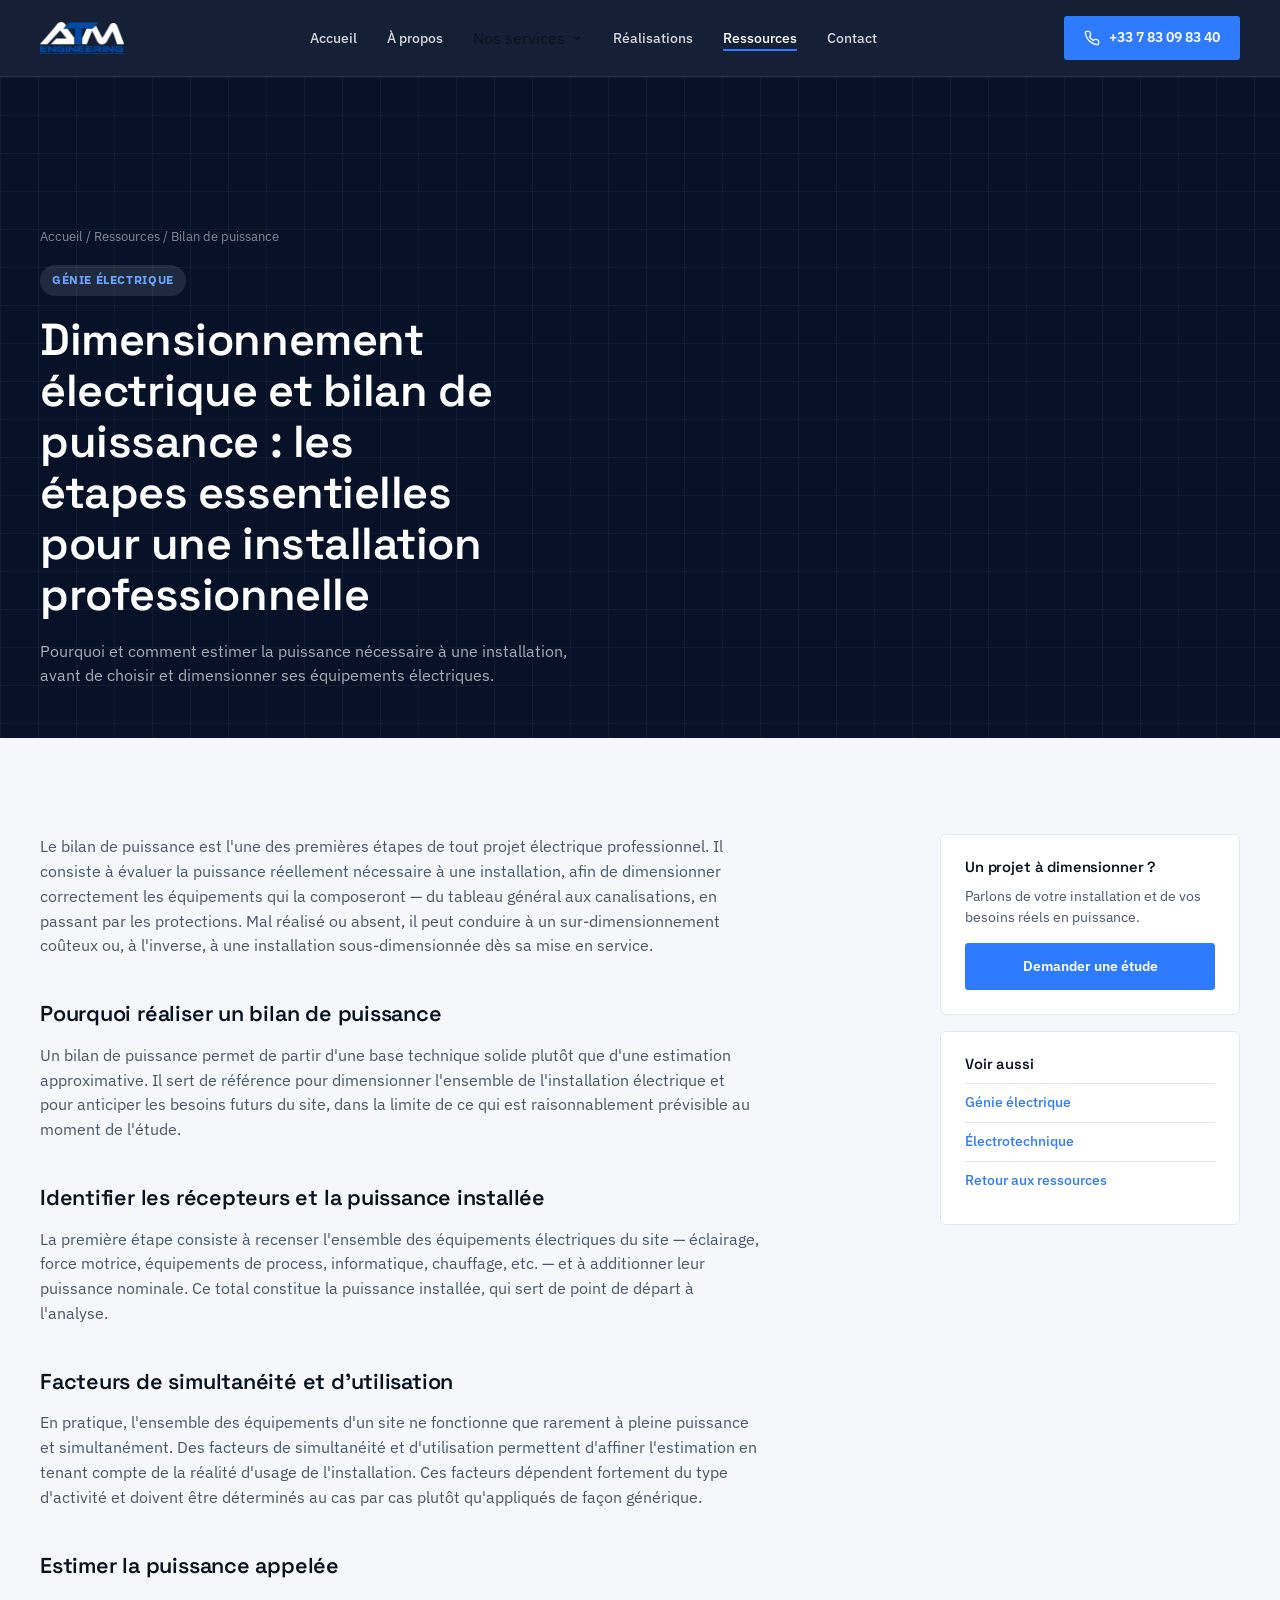
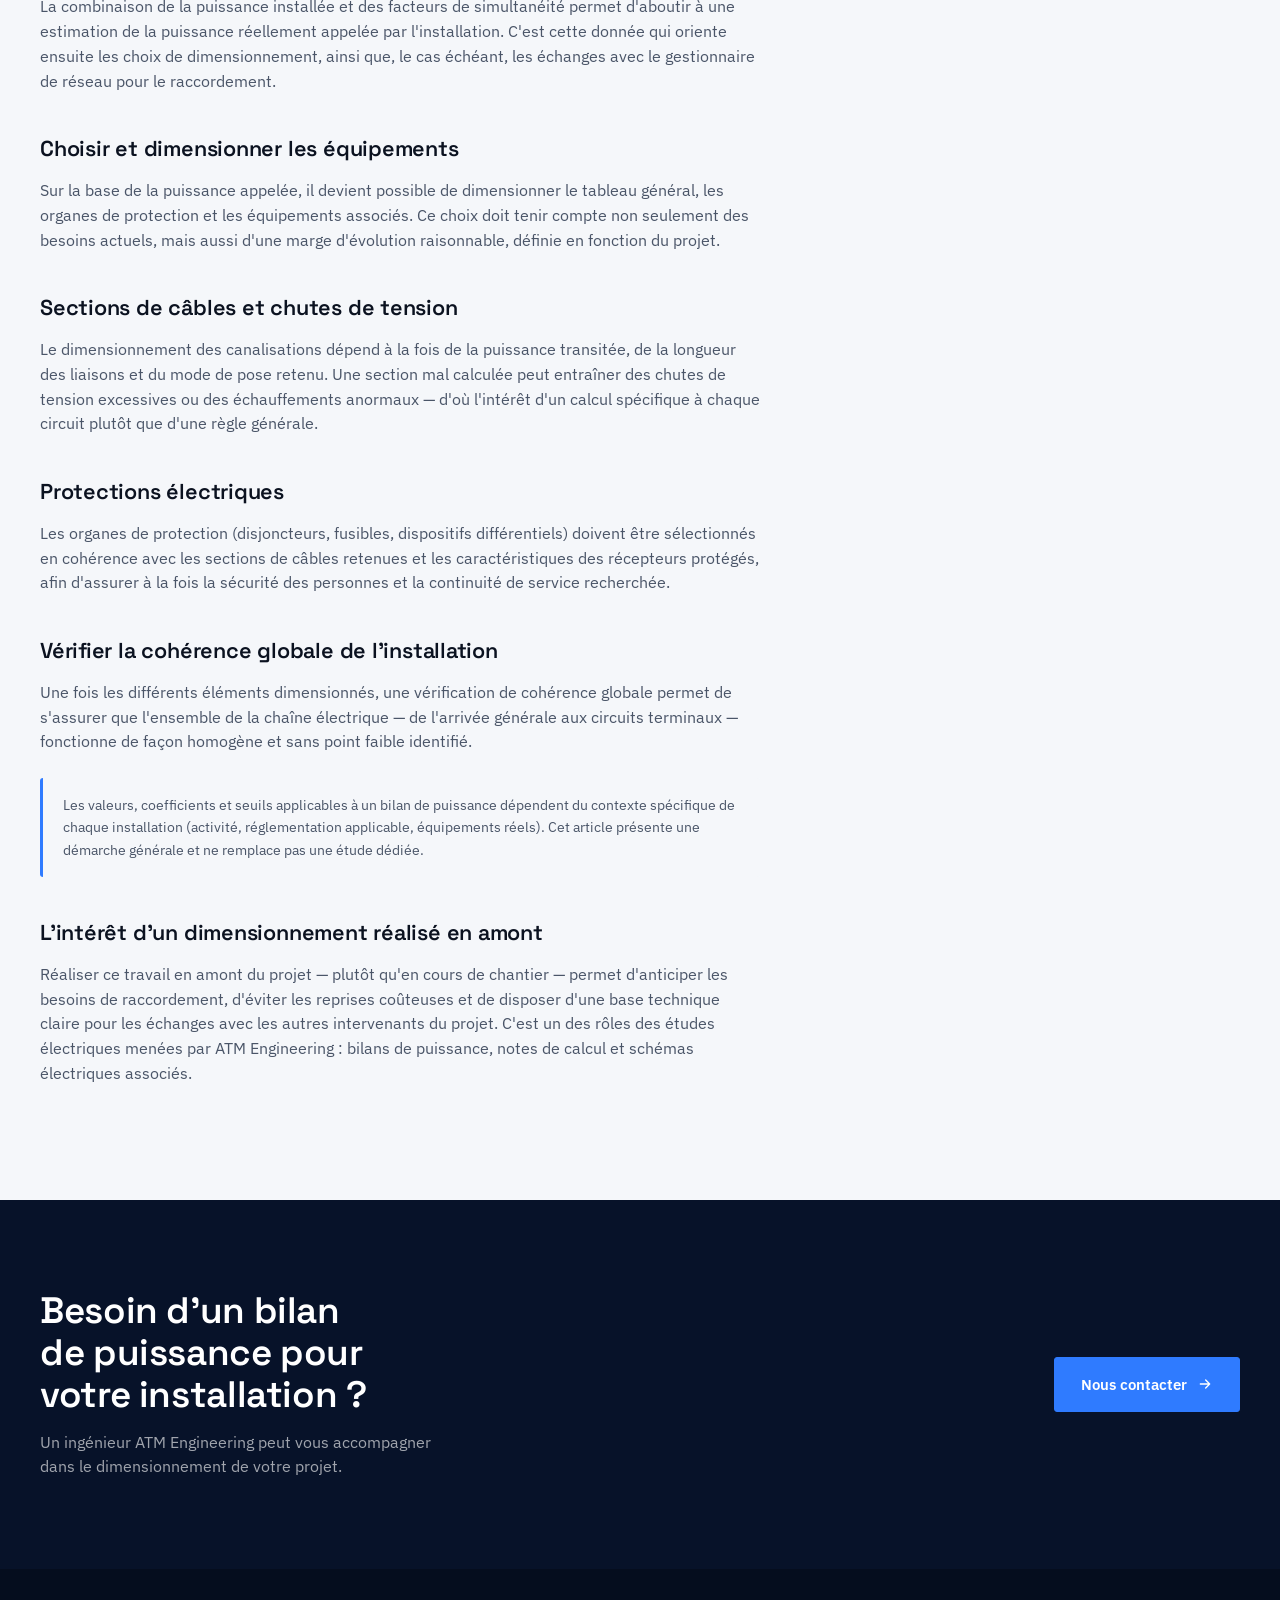
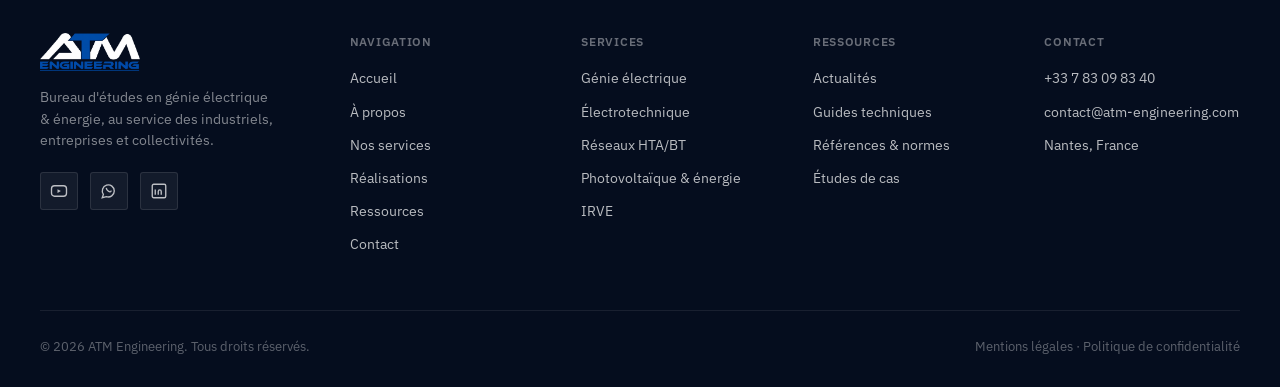
<file: ressources-bilan-de-puissance.html>
<!DOCTYPE html>
<html lang="fr">
<head>
<meta charset="UTF-8">
<meta name="viewport" content="width=device-width, initial-scale=1.0">
<title>Bilan de puissance et dimensionnement électrique | ATM-Engineering</title>
<meta name="description" content="Les etapes essentielles du bilan de puissance pour dimensionner une installation electrique professionnelle.">
<link rel="canonical" href="https://atm-engineering.com/ressources-bilan-de-puissance.html">
<link rel="preconnect" href="https://fonts.googleapis.com">
<link rel="preconnect" href="https://fonts.gstatic.com" crossorigin>
<link href="https://fonts.googleapis.com/css2?family=Space+Grotesk:wght@400;500;600;700&family=IBM+Plex+Sans:wght@400;500;600&display=swap" rel="stylesheet">
<link rel="stylesheet" href="styles.css">
<script type="application/ld+json">
{
  "@context": "https://schema.org",
  "@type": "ProfessionalService",
  "name": "ATM Engineering",
  "url": "https://atm-engineering.com/",
  "telephone": "+33783098340",
  "email": "contact@atm-engineering.com",
  "areaServed": [
    { "@type": "City", "name": "Nantes" },
    { "@type": "AdministrativeArea", "name": "Loire-Atlantique" },
    { "@type": "AdministrativeArea", "name": "Pays de la Loire" }
  ]
}
</script>
</head>
<body>

<header>
  <div class="wrap nav-row">
    <a href="index.html" class="logo"><img src="assets/logo.png" alt="ATM Engineering" class="logo-img"></a>
    <nav class="primary">
      <a href="index.html" class="">Accueil</a>
      <a href="a-propos.html" class="">À propos</a>
      <div class="has-dropdown">
        <a href="services.html" class=" dd-trigger">Nos services
          <svg width="12" height="12" viewBox="0 0 24 24" fill="none" stroke="currentColor" stroke-width="2.5"><path d="M6 9l6 6 6-6"/></svg>
        </a>
        <div class="dropdown">
          <a href="services.html#genie-electrique">Génie électrique</a>
          <a href="services.html#electrotechnique">Électrotechnique</a>
          <a href="services.html#reseaux">Réseaux HTA/BT</a>
          <a href="services.html#photovoltaique">Photovoltaïque &amp; énergie</a>
          <a href="services.html#irve">IRVE</a>
          <a href="services.html#industrielle">Électricité industrielle</a>
          <a href="services.html#assistance">Assistance technique</a>
        </div>
      </div>
      <a href="realisations.html" class="">Réalisations</a>
      <a href="ressources.html" class="current">Ressources</a>
      <a href="contact.html" class="">Contact</a>
    </nav>
    <a href="tel:+33783098340" class="call-btn">
      <svg width="16" height="16" viewBox="0 0 24 24" fill="none" stroke="currentColor" stroke-width="2" stroke-linecap="round" stroke-linejoin="round"><path d="M22 16.92v3a2 2 0 0 1-2.18 2 19.79 19.79 0 0 1-8.63-3.07 19.5 19.5 0 0 1-6-6 19.79 19.79 0 0 1-3.07-8.67A2 2 0 0 1 4.11 2h3a2 2 0 0 1 2 1.72c.127.96.361 1.903.7 2.81a2 2 0 0 1-.45 2.11L8.09 9.91a16 16 0 0 0 6 6l1.27-1.27a2 2 0 0 1 2.11-.45c.907.339 1.85.573 2.81.7A2 2 0 0 1 22 16.92z"/></svg>
      <span class="txt">+33 7 83 09 83 40</span>
    </a>
  </div>
</header>
<section class="subhero" style="padding-bottom:50px;">
  <div class="wrap">
    <div class="breadcrumb"><a href="index.html">Accueil</a> / <a href="ressources.html">Ressources</a> / Bilan de puissance</div>
    <div class="article-meta-row"><span class="article-cat">Génie électrique</span></div>
    <h1>Dimensionnement électrique et bilan de puissance : les étapes essentielles pour une installation professionnelle</h1>
    <p class="lead">Pourquoi et comment estimer la puissance nécessaire à une installation, avant de choisir et dimensionner ses équipements électriques.</p>
  </div>
</section>

<section class="section">
  <div class="wrap article-layout">
    <div class="article-content">

      <p>Le bilan de puissance est l'une des premières étapes de tout projet électrique professionnel. Il consiste à évaluer la puissance réellement nécessaire à une installation, afin de dimensionner correctement les équipements qui la composeront — du tableau général aux canalisations, en passant par les protections. Mal réalisé ou absent, il peut conduire à un sur-dimensionnement coûteux ou, à l'inverse, à une installation sous-dimensionnée dès sa mise en service.</p>

      <h2>Pourquoi réaliser un bilan de puissance</h2>
      <p>Un bilan de puissance permet de partir d'une base technique solide plutôt que d'une estimation approximative. Il sert de référence pour dimensionner l'ensemble de l'installation électrique et pour anticiper les besoins futurs du site, dans la limite de ce qui est raisonnablement prévisible au moment de l'étude.</p>

      <h2>Identifier les récepteurs et la puissance installée</h2>
      <p>La première étape consiste à recenser l'ensemble des équipements électriques du site — éclairage, force motrice, équipements de process, informatique, chauffage, etc. — et à additionner leur puissance nominale. Ce total constitue la puissance installée, qui sert de point de départ à l'analyse.</p>

      <h2>Facteurs de simultanéité et d'utilisation</h2>
      <p>En pratique, l'ensemble des équipements d'un site ne fonctionne que rarement à pleine puissance et simultanément. Des facteurs de simultanéité et d'utilisation permettent d'affiner l'estimation en tenant compte de la réalité d'usage de l'installation. Ces facteurs dépendent fortement du type d'activité et doivent être déterminés au cas par cas plutôt qu'appliqués de façon générique.</p>

      <h2>Estimer la puissance appelée</h2>
      <p>La combinaison de la puissance installée et des facteurs de simultanéité permet d'aboutir à une estimation de la puissance réellement appelée par l'installation. C'est cette donnée qui oriente ensuite les choix de dimensionnement, ainsi que, le cas échéant, les échanges avec le gestionnaire de réseau pour le raccordement.</p>

      <h2>Choisir et dimensionner les équipements</h2>
      <p>Sur la base de la puissance appelée, il devient possible de dimensionner le tableau général, les organes de protection et les équipements associés. Ce choix doit tenir compte non seulement des besoins actuels, mais aussi d'une marge d'évolution raisonnable, définie en fonction du projet.</p>

      <h2>Sections de câbles et chutes de tension</h2>
      <p>Le dimensionnement des canalisations dépend à la fois de la puissance transitée, de la longueur des liaisons et du mode de pose retenu. Une section mal calculée peut entraîner des chutes de tension excessives ou des échauffements anormaux — d'où l'intérêt d'un calcul spécifique à chaque circuit plutôt que d'une règle générale.</p>

      <h2>Protections électriques</h2>
      <p>Les organes de protection (disjoncteurs, fusibles, dispositifs différentiels) doivent être sélectionnés en cohérence avec les sections de câbles retenues et les caractéristiques des récepteurs protégés, afin d'assurer à la fois la sécurité des personnes et la continuité de service recherchée.</p>

      <h2>Vérifier la cohérence globale de l'installation</h2>
      <p>Une fois les différents éléments dimensionnés, une vérification de cohérence globale permet de s'assurer que l'ensemble de la chaîne électrique — de l'arrivée générale aux circuits terminaux — fonctionne de façon homogène et sans point faible identifié.</p>

      <div class="note">Les valeurs, coefficients et seuils applicables à un bilan de puissance dépendent du contexte spécifique de chaque installation (activité, réglementation applicable, équipements réels). Cet article présente une démarche générale et ne remplace pas une étude dédiée.</div>

      <h2>L'intérêt d'un dimensionnement réalisé en amont</h2>
      <p>Réaliser ce travail en amont du projet — plutôt qu'en cours de chantier — permet d'anticiper les besoins de raccordement, d'éviter les reprises coûteuses et de disposer d'une base technique claire pour les échanges avec les autres intervenants du projet. C'est un des rôles des études électriques menées par ATM Engineering : bilans de puissance, notes de calcul et schémas électriques associés.</p>

    </div>

    <aside class="article-side">
      <div class="article-side-card">
        <h4>Un projet à dimensionner ?</h4>
        <p>Parlons de votre installation et de vos besoins réels en puissance.</p>
        <a href="contact.html" class="btn-primary">Demander une étude</a>
      </div>
      <div class="article-side-card article-side-links">
        <h4>Voir aussi</h4>
        <a href="services.html#genie-electrique">Génie électrique</a>
        <a href="services.html#electrotechnique">Électrotechnique</a>
        <a href="ressources.html">Retour aux ressources</a>
      </div>
    </aside>
  </div>
</section>

<section class="cta">
  <div class="wrap cta-inner">
    <div><h2>Besoin d'un bilan de puissance pour votre installation ?</h2><p>Un ingénieur ATM Engineering peut vous accompagner dans le dimensionnement de votre projet.</p></div>
    <div class="cta-actions"><a href="contact.html" class="btn-primary">Nous contacter<svg width="16" height="16" viewBox="0 0 24 24" fill="none" stroke="currentColor" stroke-width="2" stroke-linecap="round" stroke-linejoin="round"><path d="M5 12h14M13 6l6 6-6 6"/></svg></a></div>
  </div>
</section>
<footer>
  <div class="wrap">
    <div class="footer-grid">
      <div>
        <a href="index.html" class="logo"><img src="assets/logo.png" alt="ATM Engineering" class="logo-img"></a>
        <p class="desc">Bureau d'études en génie électrique &amp; énergie, au service des industriels, entreprises et collectivités.</p>
        <div class="social-row">
          <a href="https://www.youtube.com/@atm-engineering" target="_blank" rel="noopener" aria-label="YouTube">
            <svg width="18" height="18" viewBox="0 0 24 24" fill="none" stroke="currentColor" stroke-width="1.8"><rect x="2" y="5" width="20" height="14" rx="4"/><path d="M10 9.5v5l4.5-2.5z" fill="currentColor" stroke="none"/></svg>
          </a>
          <a href="https://api.whatsapp.com/send?phone=33783098340&text&type=phone_number&app_absent=0" target="_blank" rel="noopener" aria-label="WhatsApp">
            <svg width="18" height="18" viewBox="0 0 24 24" fill="none" stroke="currentColor" stroke-width="1.8"><path d="M3 21l1.5-4.5A8 8 0 1 1 8.5 19.5z"/><path d="M8.5 8.5c.3 2 2.7 4.4 4.7 4.7.8.1 1.3-.6 1.6-1.2" stroke-linecap="round"/></svg>
          </a>
          <a href="https://www.linkedin.com/company/atm-engineering-fr/?viewAsMember=true" target="_blank" rel="noopener" aria-label="LinkedIn">
            <svg width="18" height="18" viewBox="0 0 24 24" fill="none" stroke="currentColor" stroke-width="1.8"><rect x="3" y="3" width="18" height="18" rx="2"/><path d="M7 10v7M7 7v.01M11 17v-4.5a2 2 0 0 1 4 0V17M11 12.5V17"/></svg>
          </a>
        </div>
      </div>
      <div class="footer-col">
        <h5>Navigation</h5>
        <a href="index.html">Accueil</a>
        <a href="a-propos.html">À propos</a>
        <a href="services.html">Nos services</a>
        <a href="realisations.html">Réalisations</a>
        <a href="ressources.html">Ressources</a>
        <a href="contact.html">Contact</a>
      </div>
      <div class="footer-col">
        <h5>Services</h5>
        <a href="services.html#genie-electrique">Génie électrique</a>
        <a href="services.html#electrotechnique">Électrotechnique</a>
        <a href="services.html#reseaux">Réseaux HTA/BT</a>
        <a href="services.html#photovoltaique">Photovoltaïque &amp; énergie</a>
        <a href="services.html#irve">IRVE</a>
      </div>
      <div class="footer-col">
        <h5>Ressources</h5>
        <a href="ressources.html#actualites">Actualités</a>
        <a href="ressources.html#guides">Guides techniques</a>
        <a href="ressources.html#normes">Références &amp; normes</a>
        <a href="realisations.html">Études de cas</a>
      </div>
      <div class="footer-col">
        <h5>Contact</h5>
        <p>+33 7 83 09 83 40</p>
        <p>contact@atm-engineering.com</p>
        <p>Nantes, France</p>
      </div>
    </div>
    <div class="footer-bottom">
      <span>© 2026 ATM Engineering. Tous droits réservés.</span>
      <span>Mentions légales · Politique de confidentialité</span>
    </div>
  </div>
</footer>

<script>
  const nums = document.querySelectorAll('.stats .num, .case-stats .num');
  const io = new IntersectionObserver((entries)=>{
    entries.forEach(e=>{
      if(e.isIntersecting){
        e.target.style.transition = 'opacity .5s ease, transform .5s ease';
        e.target.style.opacity = 1;
        e.target.style.transform = 'translateY(0)';
        io.unobserve(e.target);
      }
    });
  }, {threshold:0.4});
  nums.forEach(n=>{
    n.style.opacity = 0;
    n.style.transform = 'translateY(8px)';
    io.observe(n);
  });
</script>
</body>
</html>
</file>
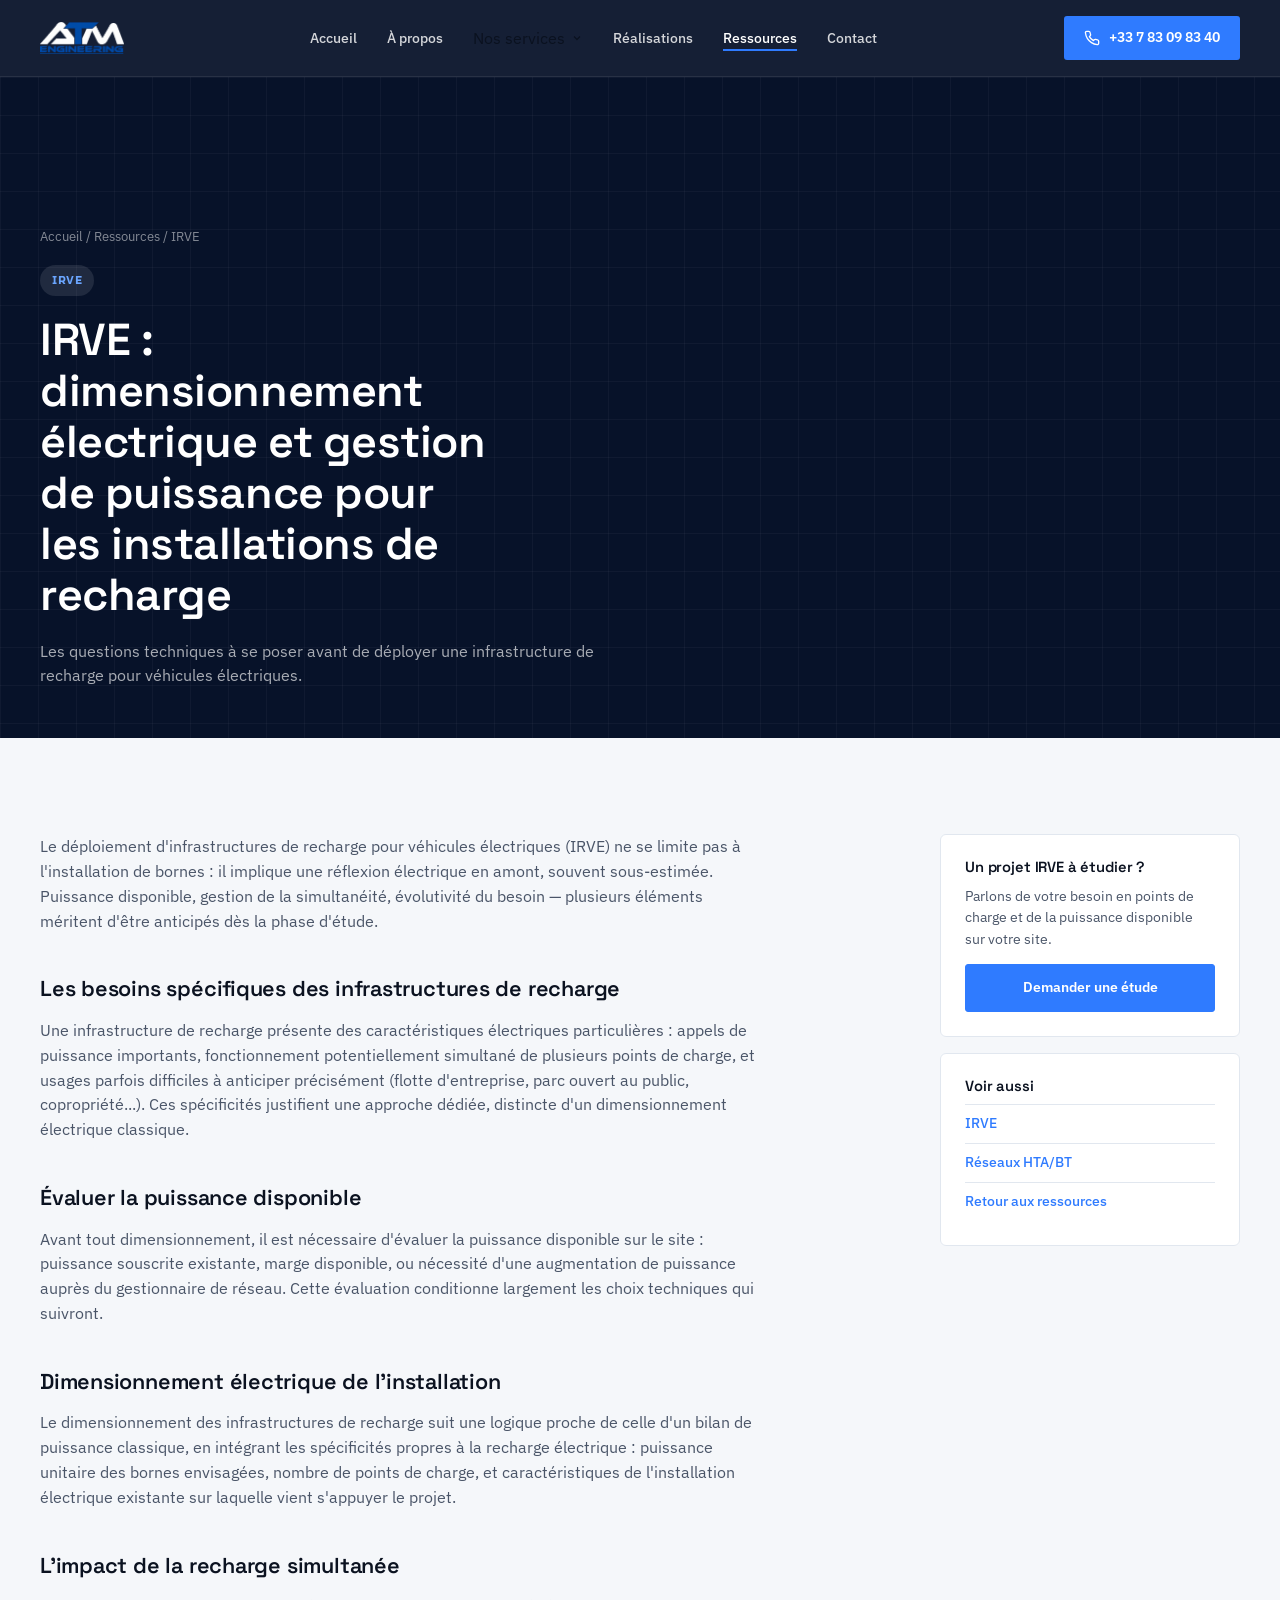
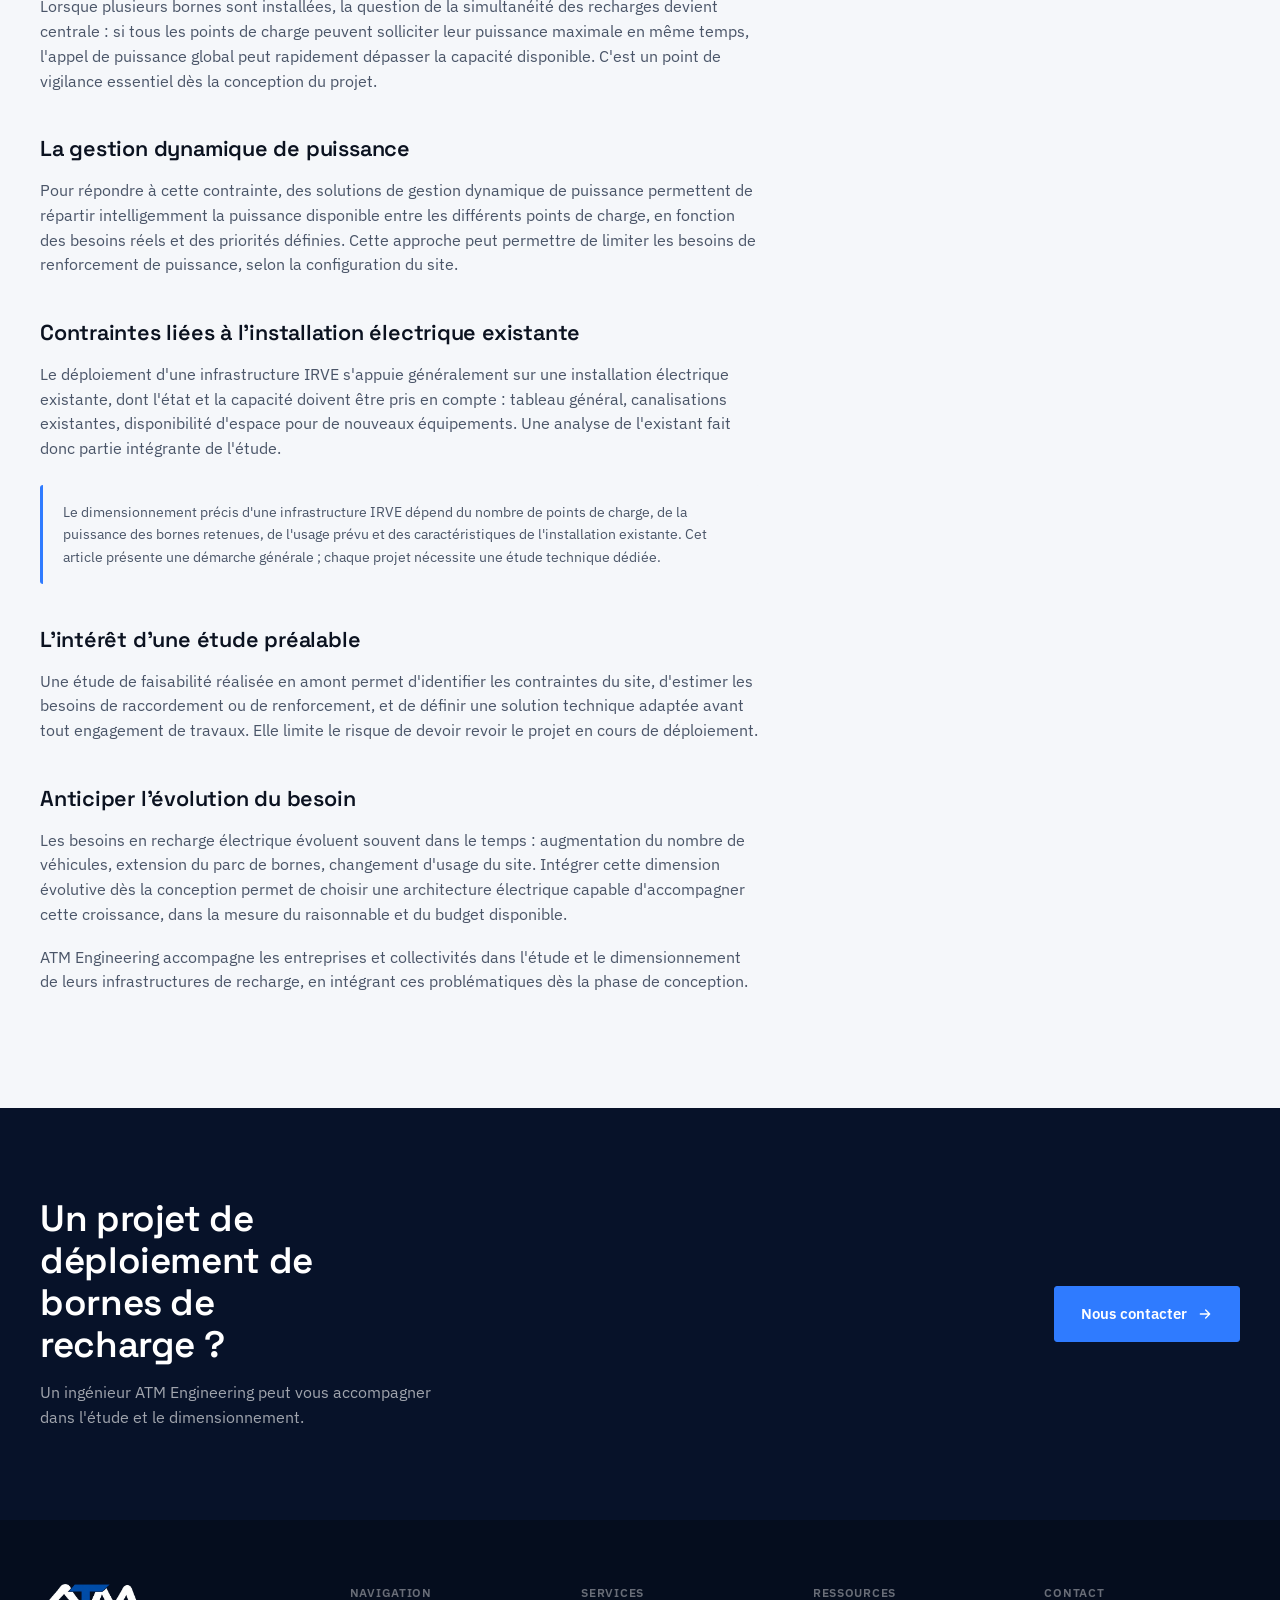
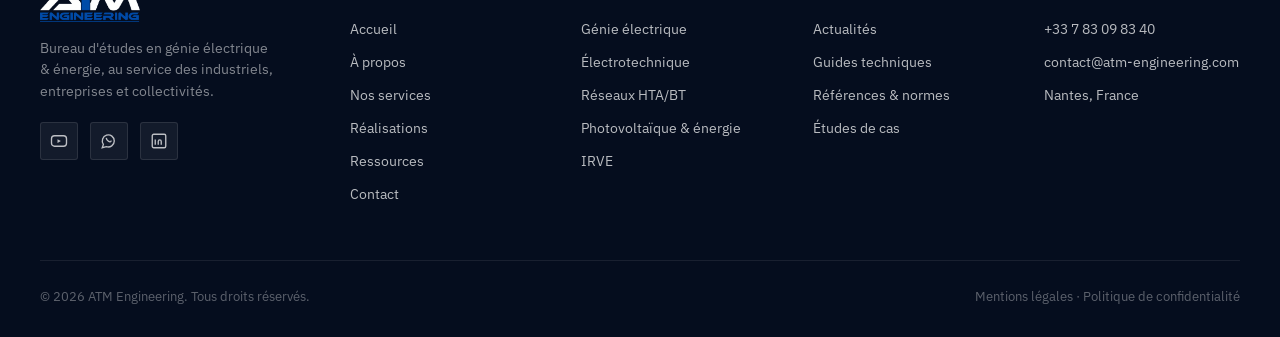
<file: ressources-irve-dimensionnement.html>
<!DOCTYPE html>
<html lang="fr">
<head>
<meta charset="UTF-8">
<meta name="viewport" content="width=device-width, initial-scale=1.0">
<title>IRVE : dimensionnement électrique et gestion de puissance | ATM-Engineering</title>
<meta name="description" content="Dimensionnement electrique et gestion de puissance pour les infrastructures de recharge de vehicules electriques.">
<link rel="canonical" href="https://atm-engineering.com/ressources-irve-dimensionnement.html">
<link rel="preconnect" href="https://fonts.googleapis.com">
<link rel="preconnect" href="https://fonts.gstatic.com" crossorigin>
<link href="https://fonts.googleapis.com/css2?family=Space+Grotesk:wght@400;500;600;700&family=IBM+Plex+Sans:wght@400;500;600&display=swap" rel="stylesheet">
<link rel="stylesheet" href="styles.css">
<script type="application/ld+json">
{
  "@context": "https://schema.org",
  "@type": "ProfessionalService",
  "name": "ATM Engineering",
  "url": "https://atm-engineering.com/",
  "telephone": "+33783098340",
  "email": "contact@atm-engineering.com",
  "areaServed": [
    { "@type": "City", "name": "Nantes" },
    { "@type": "AdministrativeArea", "name": "Loire-Atlantique" },
    { "@type": "AdministrativeArea", "name": "Pays de la Loire" }
  ]
}
</script>
</head>
<body>

<header>
  <div class="wrap nav-row">
    <a href="index.html" class="logo"><img src="assets/logo.png" alt="ATM Engineering" class="logo-img"></a>
    <nav class="primary">
      <a href="index.html" class="">Accueil</a>
      <a href="a-propos.html" class="">À propos</a>
      <div class="has-dropdown">
        <a href="services.html" class=" dd-trigger">Nos services
          <svg width="12" height="12" viewBox="0 0 24 24" fill="none" stroke="currentColor" stroke-width="2.5"><path d="M6 9l6 6 6-6"/></svg>
        </a>
        <div class="dropdown">
          <a href="services.html#genie-electrique">Génie électrique</a>
          <a href="services.html#electrotechnique">Électrotechnique</a>
          <a href="services.html#reseaux">Réseaux HTA/BT</a>
          <a href="services.html#photovoltaique">Photovoltaïque &amp; énergie</a>
          <a href="services.html#irve">IRVE</a>
          <a href="services.html#industrielle">Électricité industrielle</a>
          <a href="services.html#assistance">Assistance technique</a>
        </div>
      </div>
      <a href="realisations.html" class="">Réalisations</a>
      <a href="ressources.html" class="current">Ressources</a>
      <a href="contact.html" class="">Contact</a>
    </nav>
    <a href="tel:+33783098340" class="call-btn">
      <svg width="16" height="16" viewBox="0 0 24 24" fill="none" stroke="currentColor" stroke-width="2" stroke-linecap="round" stroke-linejoin="round"><path d="M22 16.92v3a2 2 0 0 1-2.18 2 19.79 19.79 0 0 1-8.63-3.07 19.5 19.5 0 0 1-6-6 19.79 19.79 0 0 1-3.07-8.67A2 2 0 0 1 4.11 2h3a2 2 0 0 1 2 1.72c.127.96.361 1.903.7 2.81a2 2 0 0 1-.45 2.11L8.09 9.91a16 16 0 0 0 6 6l1.27-1.27a2 2 0 0 1 2.11-.45c.907.339 1.85.573 2.81.7A2 2 0 0 1 22 16.92z"/></svg>
      <span class="txt">+33 7 83 09 83 40</span>
    </a>
  </div>
</header>
<section class="subhero" style="padding-bottom:50px;">
  <div class="wrap">
    <div class="breadcrumb"><a href="index.html">Accueil</a> / <a href="ressources.html">Ressources</a> / IRVE</div>
    <div class="article-meta-row"><span class="article-cat">IRVE</span></div>
    <h1>IRVE : dimensionnement électrique et gestion de puissance pour les installations de recharge</h1>
    <p class="lead">Les questions techniques à se poser avant de déployer une infrastructure de recharge pour véhicules électriques.</p>
  </div>
</section>

<section class="section">
  <div class="wrap article-layout">
    <div class="article-content">

      <p>Le déploiement d'infrastructures de recharge pour véhicules électriques (IRVE) ne se limite pas à l'installation de bornes : il implique une réflexion électrique en amont, souvent sous-estimée. Puissance disponible, gestion de la simultanéité, évolutivité du besoin — plusieurs éléments méritent d'être anticipés dès la phase d'étude.</p>

      <h2>Les besoins spécifiques des infrastructures de recharge</h2>
      <p>Une infrastructure de recharge présente des caractéristiques électriques particulières : appels de puissance importants, fonctionnement potentiellement simultané de plusieurs points de charge, et usages parfois difficiles à anticiper précisément (flotte d'entreprise, parc ouvert au public, copropriété...). Ces spécificités justifient une approche dédiée, distincte d'un dimensionnement électrique classique.</p>

      <h2>Évaluer la puissance disponible</h2>
      <p>Avant tout dimensionnement, il est nécessaire d'évaluer la puissance disponible sur le site : puissance souscrite existante, marge disponible, ou nécessité d'une augmentation de puissance auprès du gestionnaire de réseau. Cette évaluation conditionne largement les choix techniques qui suivront.</p>

      <h2>Dimensionnement électrique de l'installation</h2>
      <p>Le dimensionnement des infrastructures de recharge suit une logique proche de celle d'un bilan de puissance classique, en intégrant les spécificités propres à la recharge électrique : puissance unitaire des bornes envisagées, nombre de points de charge, et caractéristiques de l'installation électrique existante sur laquelle vient s'appuyer le projet.</p>

      <h2>L'impact de la recharge simultanée</h2>
      <p>Lorsque plusieurs bornes sont installées, la question de la simultanéité des recharges devient centrale : si tous les points de charge peuvent solliciter leur puissance maximale en même temps, l'appel de puissance global peut rapidement dépasser la capacité disponible. C'est un point de vigilance essentiel dès la conception du projet.</p>

      <h2>La gestion dynamique de puissance</h2>
      <p>Pour répondre à cette contrainte, des solutions de gestion dynamique de puissance permettent de répartir intelligemment la puissance disponible entre les différents points de charge, en fonction des besoins réels et des priorités définies. Cette approche peut permettre de limiter les besoins de renforcement de puissance, selon la configuration du site.</p>

      <h2>Contraintes liées à l'installation électrique existante</h2>
      <p>Le déploiement d'une infrastructure IRVE s'appuie généralement sur une installation électrique existante, dont l'état et la capacité doivent être pris en compte : tableau général, canalisations existantes, disponibilité d'espace pour de nouveaux équipements. Une analyse de l'existant fait donc partie intégrante de l'étude.</p>

      <div class="note">Le dimensionnement précis d'une infrastructure IRVE dépend du nombre de points de charge, de la puissance des bornes retenues, de l'usage prévu et des caractéristiques de l'installation existante. Cet article présente une démarche générale ; chaque projet nécessite une étude technique dédiée.</div>

      <h2>L'intérêt d'une étude préalable</h2>
      <p>Une étude de faisabilité réalisée en amont permet d'identifier les contraintes du site, d'estimer les besoins de raccordement ou de renforcement, et de définir une solution technique adaptée avant tout engagement de travaux. Elle limite le risque de devoir revoir le projet en cours de déploiement.</p>

      <h2>Anticiper l'évolution du besoin</h2>
      <p>Les besoins en recharge électrique évoluent souvent dans le temps : augmentation du nombre de véhicules, extension du parc de bornes, changement d'usage du site. Intégrer cette dimension évolutive dès la conception permet de choisir une architecture électrique capable d'accompagner cette croissance, dans la mesure du raisonnable et du budget disponible.</p>

      <p>ATM Engineering accompagne les entreprises et collectivités dans l'étude et le dimensionnement de leurs infrastructures de recharge, en intégrant ces problématiques dès la phase de conception.</p>

    </div>

    <aside class="article-side">
      <div class="article-side-card">
        <h4>Un projet IRVE à étudier ?</h4>
        <p>Parlons de votre besoin en points de charge et de la puissance disponible sur votre site.</p>
        <a href="contact.html" class="btn-primary">Demander une étude</a>
      </div>
      <div class="article-side-card article-side-links">
        <h4>Voir aussi</h4>
        <a href="services.html#irve">IRVE</a>
        <a href="services.html#reseaux">Réseaux HTA/BT</a>
        <a href="ressources.html">Retour aux ressources</a>
      </div>
    </aside>
  </div>
</section>

<section class="cta">
  <div class="wrap cta-inner">
    <div><h2>Un projet de déploiement de bornes de recharge ?</h2><p>Un ingénieur ATM Engineering peut vous accompagner dans l'étude et le dimensionnement.</p></div>
    <div class="cta-actions"><a href="contact.html" class="btn-primary">Nous contacter<svg width="16" height="16" viewBox="0 0 24 24" fill="none" stroke="currentColor" stroke-width="2" stroke-linecap="round" stroke-linejoin="round"><path d="M5 12h14M13 6l6 6-6 6"/></svg></a></div>
  </div>
</section>
<footer>
  <div class="wrap">
    <div class="footer-grid">
      <div>
        <a href="index.html" class="logo"><img src="assets/logo.png" alt="ATM Engineering" class="logo-img"></a>
        <p class="desc">Bureau d'études en génie électrique &amp; énergie, au service des industriels, entreprises et collectivités.</p>
        <div class="social-row">
          <a href="https://www.youtube.com/@atm-engineering" target="_blank" rel="noopener" aria-label="YouTube">
            <svg width="18" height="18" viewBox="0 0 24 24" fill="none" stroke="currentColor" stroke-width="1.8"><rect x="2" y="5" width="20" height="14" rx="4"/><path d="M10 9.5v5l4.5-2.5z" fill="currentColor" stroke="none"/></svg>
          </a>
          <a href="https://api.whatsapp.com/send?phone=33783098340&text&type=phone_number&app_absent=0" target="_blank" rel="noopener" aria-label="WhatsApp">
            <svg width="18" height="18" viewBox="0 0 24 24" fill="none" stroke="currentColor" stroke-width="1.8"><path d="M3 21l1.5-4.5A8 8 0 1 1 8.5 19.5z"/><path d="M8.5 8.5c.3 2 2.7 4.4 4.7 4.7.8.1 1.3-.6 1.6-1.2" stroke-linecap="round"/></svg>
          </a>
          <a href="https://www.linkedin.com/company/atm-engineering-fr/?viewAsMember=true" target="_blank" rel="noopener" aria-label="LinkedIn">
            <svg width="18" height="18" viewBox="0 0 24 24" fill="none" stroke="currentColor" stroke-width="1.8"><rect x="3" y="3" width="18" height="18" rx="2"/><path d="M7 10v7M7 7v.01M11 17v-4.5a2 2 0 0 1 4 0V17M11 12.5V17"/></svg>
          </a>
        </div>
      </div>
      <div class="footer-col">
        <h5>Navigation</h5>
        <a href="index.html">Accueil</a>
        <a href="a-propos.html">À propos</a>
        <a href="services.html">Nos services</a>
        <a href="realisations.html">Réalisations</a>
        <a href="ressources.html">Ressources</a>
        <a href="contact.html">Contact</a>
      </div>
      <div class="footer-col">
        <h5>Services</h5>
        <a href="services.html#genie-electrique">Génie électrique</a>
        <a href="services.html#electrotechnique">Électrotechnique</a>
        <a href="services.html#reseaux">Réseaux HTA/BT</a>
        <a href="services.html#photovoltaique">Photovoltaïque &amp; énergie</a>
        <a href="services.html#irve">IRVE</a>
      </div>
      <div class="footer-col">
        <h5>Ressources</h5>
        <a href="ressources.html#actualites">Actualités</a>
        <a href="ressources.html#guides">Guides techniques</a>
        <a href="ressources.html#normes">Références &amp; normes</a>
        <a href="realisations.html">Études de cas</a>
      </div>
      <div class="footer-col">
        <h5>Contact</h5>
        <p>+33 7 83 09 83 40</p>
        <p>contact@atm-engineering.com</p>
        <p>Nantes, France</p>
      </div>
    </div>
    <div class="footer-bottom">
      <span>© 2026 ATM Engineering. Tous droits réservés.</span>
      <span>Mentions légales · Politique de confidentialité</span>
    </div>
  </div>
</footer>

<script>
  const nums = document.querySelectorAll('.stats .num, .case-stats .num');
  const io = new IntersectionObserver((entries)=>{
    entries.forEach(e=>{
      if(e.isIntersecting){
        e.target.style.transition = 'opacity .5s ease, transform .5s ease';
        e.target.style.opacity = 1;
        e.target.style.transform = 'translateY(0)';
        io.unobserve(e.target);
      }
    });
  }, {threshold:0.4});
  nums.forEach(n=>{
    n.style.opacity = 0;
    n.style.transform = 'translateY(8px)';
    io.observe(n);
  });
</script>
</body>
</html>
</file>
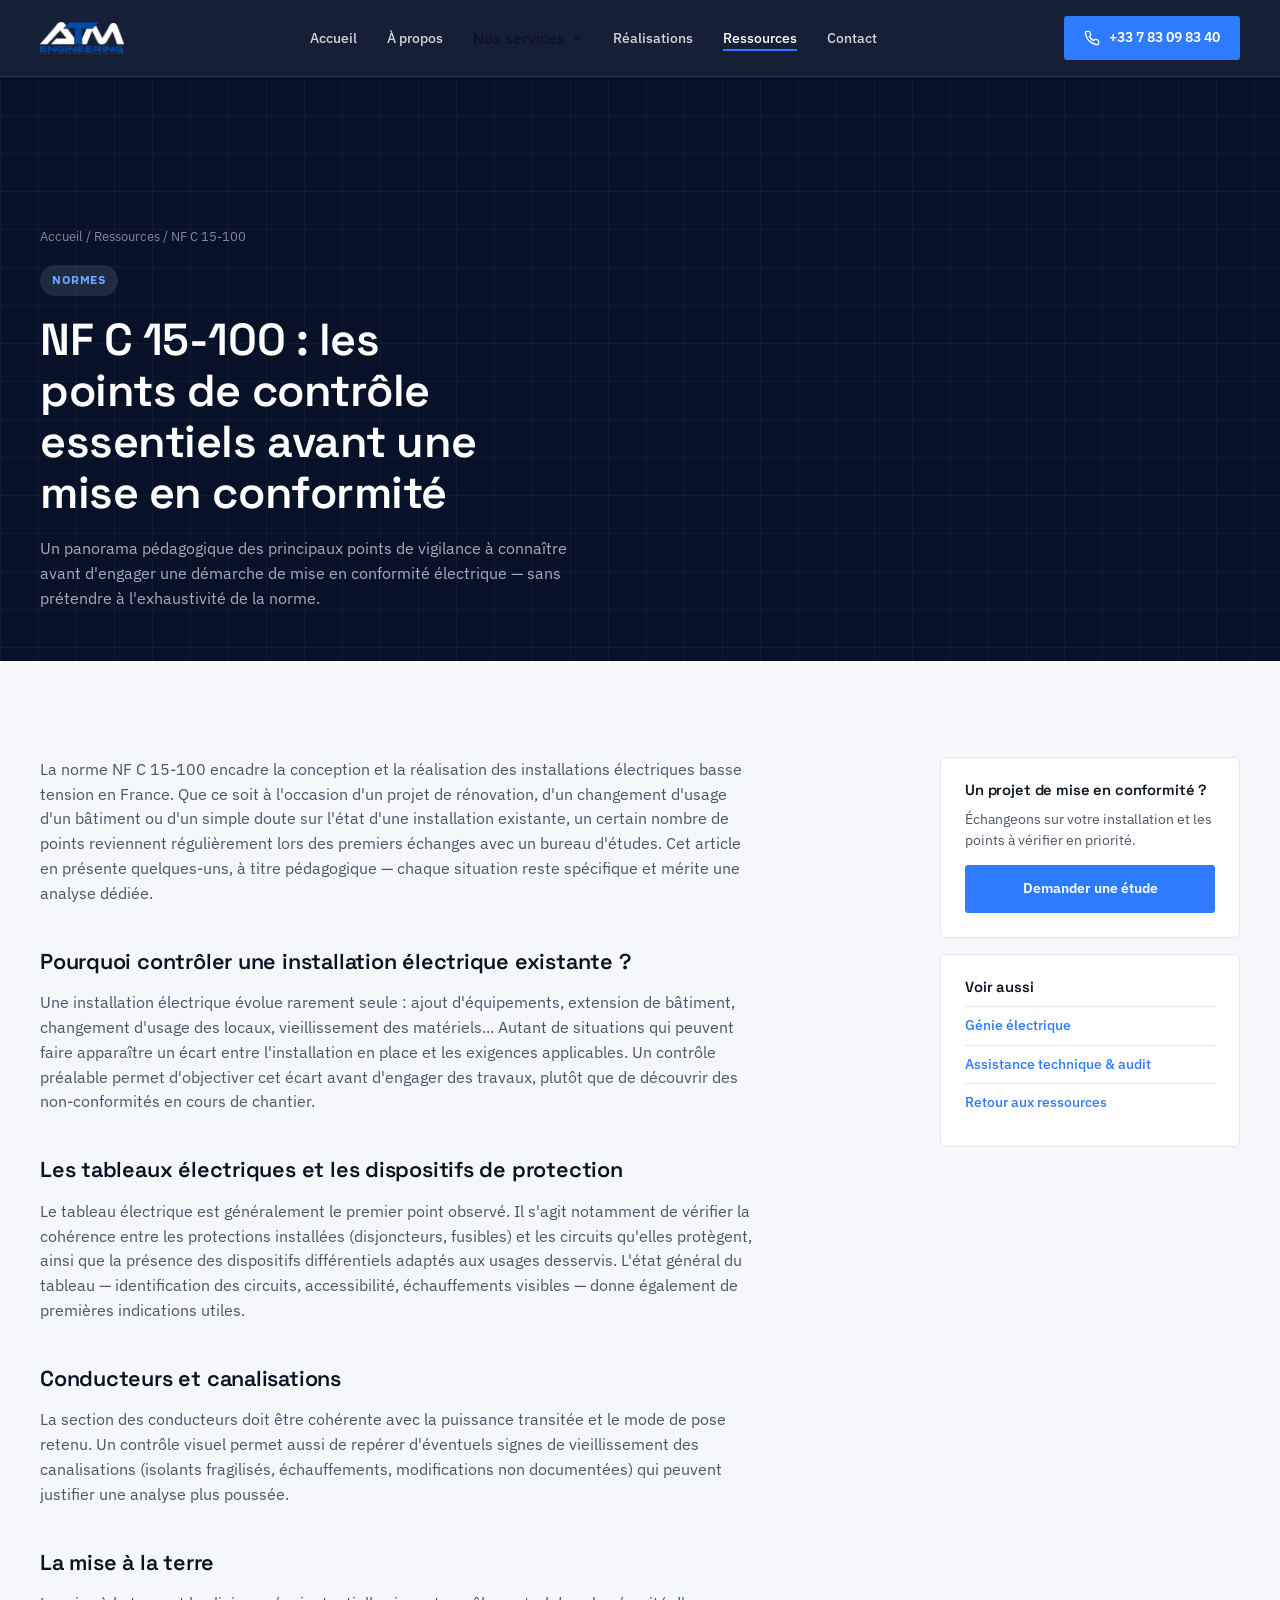
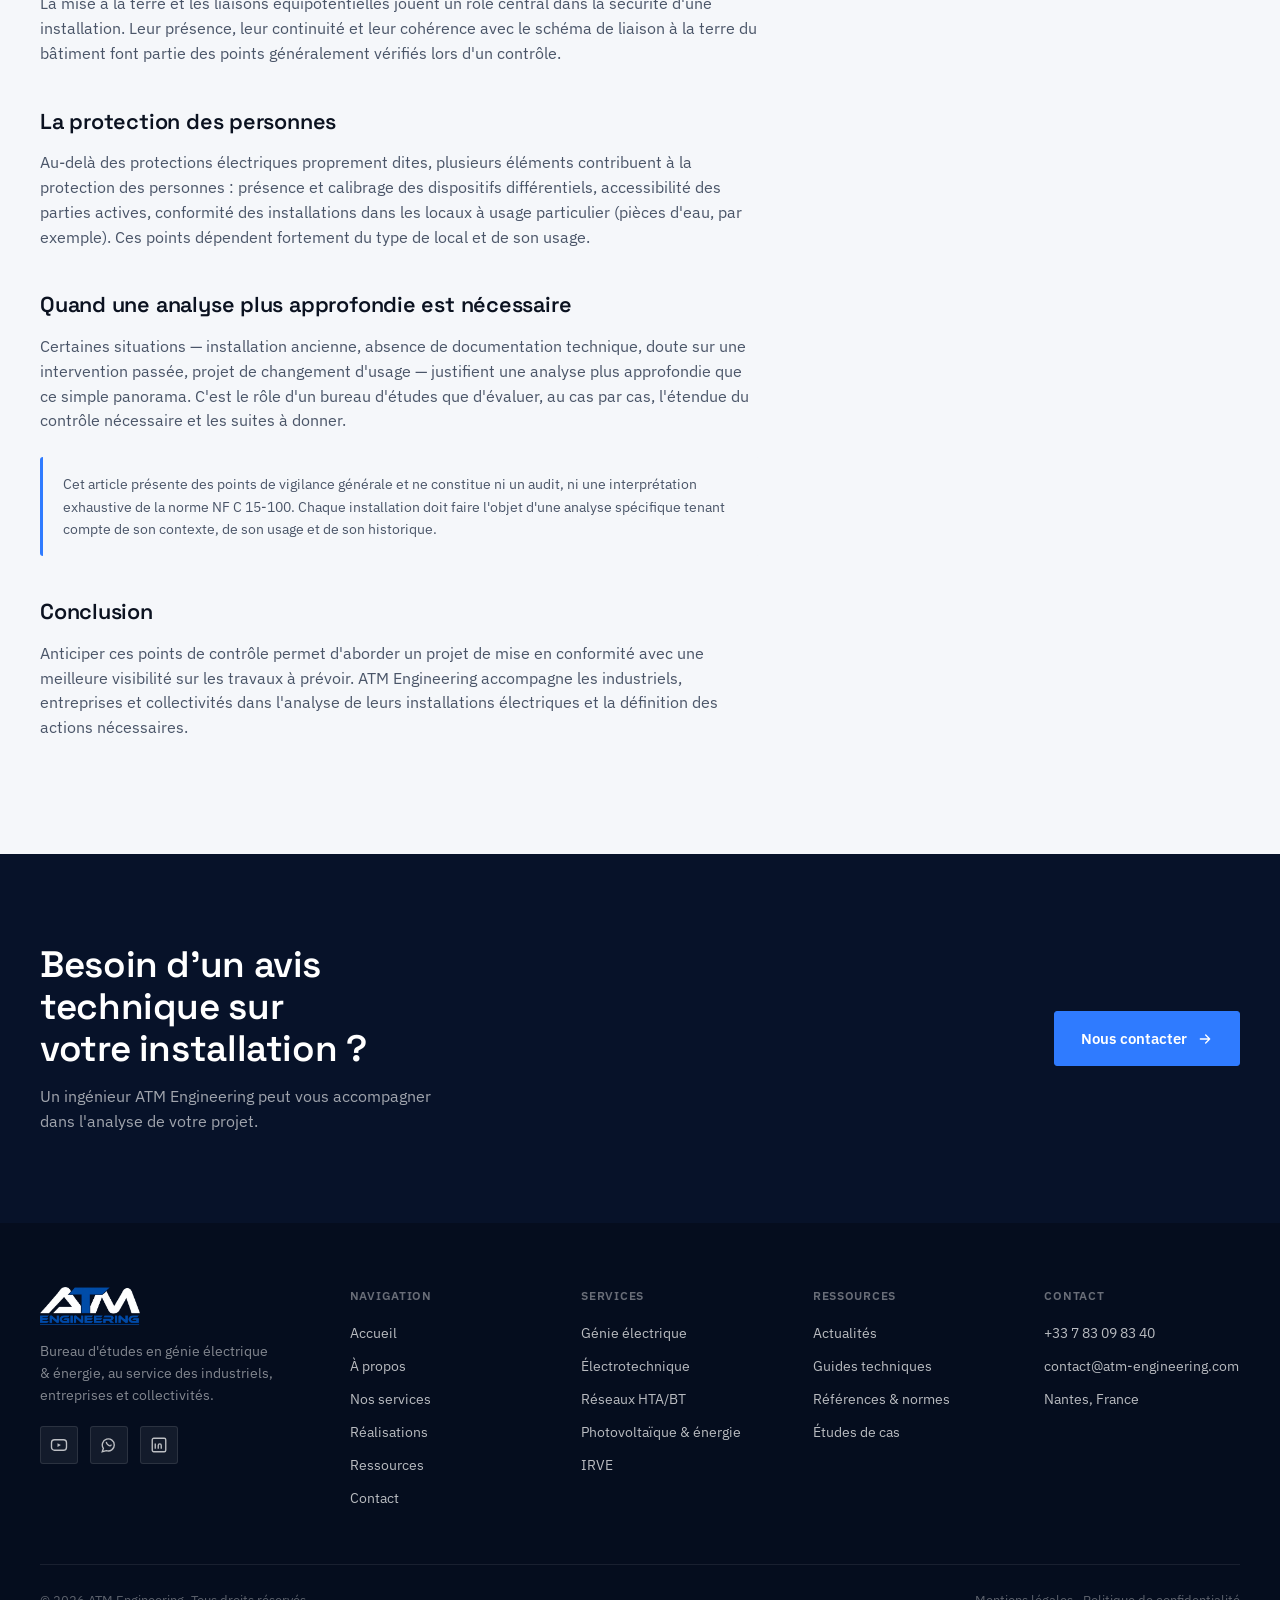
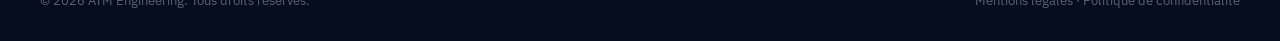
<file: ressources-nf-c15-100.html>
<!DOCTYPE html>
<html lang="fr">
<head>
<meta charset="UTF-8">
<meta name="viewport" content="width=device-width, initial-scale=1.0">
<title>NF C 15-100 : points de contrôle avant une mise en conformité | ATM-Engineering</title>
<meta name="description" content="Les principaux points de vigilance avant une mise en conformite electrique selon la NF C 15-100.">
<link rel="canonical" href="https://atm-engineering.com/ressources-nf-c15-100.html">
<link rel="preconnect" href="https://fonts.googleapis.com">
<link rel="preconnect" href="https://fonts.gstatic.com" crossorigin>
<link href="https://fonts.googleapis.com/css2?family=Space+Grotesk:wght@400;500;600;700&family=IBM+Plex+Sans:wght@400;500;600&display=swap" rel="stylesheet">
<link rel="stylesheet" href="styles.css">
<script type="application/ld+json">
{
  "@context": "https://schema.org",
  "@type": "ProfessionalService",
  "name": "ATM Engineering",
  "url": "https://atm-engineering.com/",
  "telephone": "+33783098340",
  "email": "contact@atm-engineering.com",
  "areaServed": [
    { "@type": "City", "name": "Nantes" },
    { "@type": "AdministrativeArea", "name": "Loire-Atlantique" },
    { "@type": "AdministrativeArea", "name": "Pays de la Loire" }
  ]
}
</script>
</head>
<body>

<header>
  <div class="wrap nav-row">
    <a href="index.html" class="logo"><img src="assets/logo.png" alt="ATM Engineering" class="logo-img"></a>
    <nav class="primary">
      <a href="index.html" class="">Accueil</a>
      <a href="a-propos.html" class="">À propos</a>
      <div class="has-dropdown">
        <a href="services.html" class=" dd-trigger">Nos services
          <svg width="12" height="12" viewBox="0 0 24 24" fill="none" stroke="currentColor" stroke-width="2.5"><path d="M6 9l6 6 6-6"/></svg>
        </a>
        <div class="dropdown">
          <a href="services.html#genie-electrique">Génie électrique</a>
          <a href="services.html#electrotechnique">Électrotechnique</a>
          <a href="services.html#reseaux">Réseaux HTA/BT</a>
          <a href="services.html#photovoltaique">Photovoltaïque &amp; énergie</a>
          <a href="services.html#irve">IRVE</a>
          <a href="services.html#industrielle">Électricité industrielle</a>
          <a href="services.html#assistance">Assistance technique</a>
        </div>
      </div>
      <a href="realisations.html" class="">Réalisations</a>
      <a href="ressources.html" class="current">Ressources</a>
      <a href="contact.html" class="">Contact</a>
    </nav>
    <a href="tel:+33783098340" class="call-btn">
      <svg width="16" height="16" viewBox="0 0 24 24" fill="none" stroke="currentColor" stroke-width="2" stroke-linecap="round" stroke-linejoin="round"><path d="M22 16.92v3a2 2 0 0 1-2.18 2 19.79 19.79 0 0 1-8.63-3.07 19.5 19.5 0 0 1-6-6 19.79 19.79 0 0 1-3.07-8.67A2 2 0 0 1 4.11 2h3a2 2 0 0 1 2 1.72c.127.96.361 1.903.7 2.81a2 2 0 0 1-.45 2.11L8.09 9.91a16 16 0 0 0 6 6l1.27-1.27a2 2 0 0 1 2.11-.45c.907.339 1.85.573 2.81.7A2 2 0 0 1 22 16.92z"/></svg>
      <span class="txt">+33 7 83 09 83 40</span>
    </a>
  </div>
</header>
<section class="subhero" style="padding-bottom:50px;">
  <div class="wrap">
    <div class="breadcrumb"><a href="index.html">Accueil</a> / <a href="ressources.html">Ressources</a> / NF C 15-100</div>
    <div class="article-meta-row"><span class="article-cat">Normes</span></div>
    <h1>NF C 15-100 : les points de contrôle essentiels avant une mise en conformité</h1>
    <p class="lead">Un panorama pédagogique des principaux points de vigilance à connaître avant d'engager une démarche de mise en conformité électrique — sans prétendre à l'exhaustivité de la norme.</p>
  </div>
</section>

<section class="section">
  <div class="wrap article-layout">
    <div class="article-content">

      <p>La norme NF C 15-100 encadre la conception et la réalisation des installations électriques basse tension en France. Que ce soit à l'occasion d'un projet de rénovation, d'un changement d'usage d'un bâtiment ou d'un simple doute sur l'état d'une installation existante, un certain nombre de points reviennent régulièrement lors des premiers échanges avec un bureau d'études. Cet article en présente quelques-uns, à titre pédagogique — chaque situation reste spécifique et mérite une analyse dédiée.</p>

      <h2>Pourquoi contrôler une installation électrique existante ?</h2>
      <p>Une installation électrique évolue rarement seule : ajout d'équipements, extension de bâtiment, changement d'usage des locaux, vieillissement des matériels... Autant de situations qui peuvent faire apparaître un écart entre l'installation en place et les exigences applicables. Un contrôle préalable permet d'objectiver cet écart avant d'engager des travaux, plutôt que de découvrir des non-conformités en cours de chantier.</p>

      <h2>Les tableaux électriques et les dispositifs de protection</h2>
      <p>Le tableau électrique est généralement le premier point observé. Il s'agit notamment de vérifier la cohérence entre les protections installées (disjoncteurs, fusibles) et les circuits qu'elles protègent, ainsi que la présence des dispositifs différentiels adaptés aux usages desservis. L'état général du tableau — identification des circuits, accessibilité, échauffements visibles — donne également de premières indications utiles.</p>

      <h2>Conducteurs et canalisations</h2>
      <p>La section des conducteurs doit être cohérente avec la puissance transitée et le mode de pose retenu. Un contrôle visuel permet aussi de repérer d'éventuels signes de vieillissement des canalisations (isolants fragilisés, échauffements, modifications non documentées) qui peuvent justifier une analyse plus poussée.</p>

      <h2>La mise à la terre</h2>
      <p>La mise à la terre et les liaisons équipotentielles jouent un rôle central dans la sécurité d'une installation. Leur présence, leur continuité et leur cohérence avec le schéma de liaison à la terre du bâtiment font partie des points généralement vérifiés lors d'un contrôle.</p>

      <h2>La protection des personnes</h2>
      <p>Au-delà des protections électriques proprement dites, plusieurs éléments contribuent à la protection des personnes : présence et calibrage des dispositifs différentiels, accessibilité des parties actives, conformité des installations dans les locaux à usage particulier (pièces d'eau, par exemple). Ces points dépendent fortement du type de local et de son usage.</p>

      <h2>Quand une analyse plus approfondie est nécessaire</h2>
      <p>Certaines situations — installation ancienne, absence de documentation technique, doute sur une intervention passée, projet de changement d'usage — justifient une analyse plus approfondie que ce simple panorama. C'est le rôle d'un bureau d'études que d'évaluer, au cas par cas, l'étendue du contrôle nécessaire et les suites à donner.</p>

      <div class="note">Cet article présente des points de vigilance générale et ne constitue ni un audit, ni une interprétation exhaustive de la norme NF C 15-100. Chaque installation doit faire l'objet d'une analyse spécifique tenant compte de son contexte, de son usage et de son historique.</div>

      <h2>Conclusion</h2>
      <p>Anticiper ces points de contrôle permet d'aborder un projet de mise en conformité avec une meilleure visibilité sur les travaux à prévoir. ATM Engineering accompagne les industriels, entreprises et collectivités dans l'analyse de leurs installations électriques et la définition des actions nécessaires.</p>

    </div>

    <aside class="article-side">
      <div class="article-side-card">
        <h4>Un projet de mise en conformité ?</h4>
        <p>Échangeons sur votre installation et les points à vérifier en priorité.</p>
        <a href="contact.html" class="btn-primary">Demander une étude</a>
      </div>
      <div class="article-side-card article-side-links">
        <h4>Voir aussi</h4>
        <a href="services.html#genie-electrique">Génie électrique</a>
        <a href="services.html#assistance">Assistance technique &amp; audit</a>
        <a href="ressources.html">Retour aux ressources</a>
      </div>
    </aside>
  </div>
</section>

<section class="cta">
  <div class="wrap cta-inner">
    <div><h2>Besoin d'un avis technique sur votre installation ?</h2><p>Un ingénieur ATM Engineering peut vous accompagner dans l'analyse de votre projet.</p></div>
    <div class="cta-actions"><a href="contact.html" class="btn-primary">Nous contacter<svg width="16" height="16" viewBox="0 0 24 24" fill="none" stroke="currentColor" stroke-width="2" stroke-linecap="round" stroke-linejoin="round"><path d="M5 12h14M13 6l6 6-6 6"/></svg></a></div>
  </div>
</section>
<footer>
  <div class="wrap">
    <div class="footer-grid">
      <div>
        <a href="index.html" class="logo"><img src="assets/logo.png" alt="ATM Engineering" class="logo-img"></a>
        <p class="desc">Bureau d'études en génie électrique &amp; énergie, au service des industriels, entreprises et collectivités.</p>
        <div class="social-row">
          <a href="https://www.youtube.com/@atm-engineering" target="_blank" rel="noopener" aria-label="YouTube">
            <svg width="18" height="18" viewBox="0 0 24 24" fill="none" stroke="currentColor" stroke-width="1.8"><rect x="2" y="5" width="20" height="14" rx="4"/><path d="M10 9.5v5l4.5-2.5z" fill="currentColor" stroke="none"/></svg>
          </a>
          <a href="https://api.whatsapp.com/send?phone=33783098340&text&type=phone_number&app_absent=0" target="_blank" rel="noopener" aria-label="WhatsApp">
            <svg width="18" height="18" viewBox="0 0 24 24" fill="none" stroke="currentColor" stroke-width="1.8"><path d="M3 21l1.5-4.5A8 8 0 1 1 8.5 19.5z"/><path d="M8.5 8.5c.3 2 2.7 4.4 4.7 4.7.8.1 1.3-.6 1.6-1.2" stroke-linecap="round"/></svg>
          </a>
          <a href="https://www.linkedin.com/company/atm-engineering-fr/?viewAsMember=true" target="_blank" rel="noopener" aria-label="LinkedIn">
            <svg width="18" height="18" viewBox="0 0 24 24" fill="none" stroke="currentColor" stroke-width="1.8"><rect x="3" y="3" width="18" height="18" rx="2"/><path d="M7 10v7M7 7v.01M11 17v-4.5a2 2 0 0 1 4 0V17M11 12.5V17"/></svg>
          </a>
        </div>
      </div>
      <div class="footer-col">
        <h5>Navigation</h5>
        <a href="index.html">Accueil</a>
        <a href="a-propos.html">À propos</a>
        <a href="services.html">Nos services</a>
        <a href="realisations.html">Réalisations</a>
        <a href="ressources.html">Ressources</a>
        <a href="contact.html">Contact</a>
      </div>
      <div class="footer-col">
        <h5>Services</h5>
        <a href="services.html#genie-electrique">Génie électrique</a>
        <a href="services.html#electrotechnique">Électrotechnique</a>
        <a href="services.html#reseaux">Réseaux HTA/BT</a>
        <a href="services.html#photovoltaique">Photovoltaïque &amp; énergie</a>
        <a href="services.html#irve">IRVE</a>
      </div>
      <div class="footer-col">
        <h5>Ressources</h5>
        <a href="ressources.html#actualites">Actualités</a>
        <a href="ressources.html#guides">Guides techniques</a>
        <a href="ressources.html#normes">Références &amp; normes</a>
        <a href="realisations.html">Études de cas</a>
      </div>
      <div class="footer-col">
        <h5>Contact</h5>
        <p>+33 7 83 09 83 40</p>
        <p>contact@atm-engineering.com</p>
        <p>Nantes, France</p>
      </div>
    </div>
    <div class="footer-bottom">
      <span>© 2026 ATM Engineering. Tous droits réservés.</span>
      <span>Mentions légales · Politique de confidentialité</span>
    </div>
  </div>
</footer>

<script>
  const nums = document.querySelectorAll('.stats .num, .case-stats .num');
  const io = new IntersectionObserver((entries)=>{
    entries.forEach(e=>{
      if(e.isIntersecting){
        e.target.style.transition = 'opacity .5s ease, transform .5s ease';
        e.target.style.opacity = 1;
        e.target.style.transform = 'translateY(0)';
        io.unobserve(e.target);
      }
    });
  }, {threshold:0.4});
  nums.forEach(n=>{
    n.style.opacity = 0;
    n.style.transform = 'translateY(8px)';
    io.observe(n);
  });
</script>
</body>
</html>
</file>
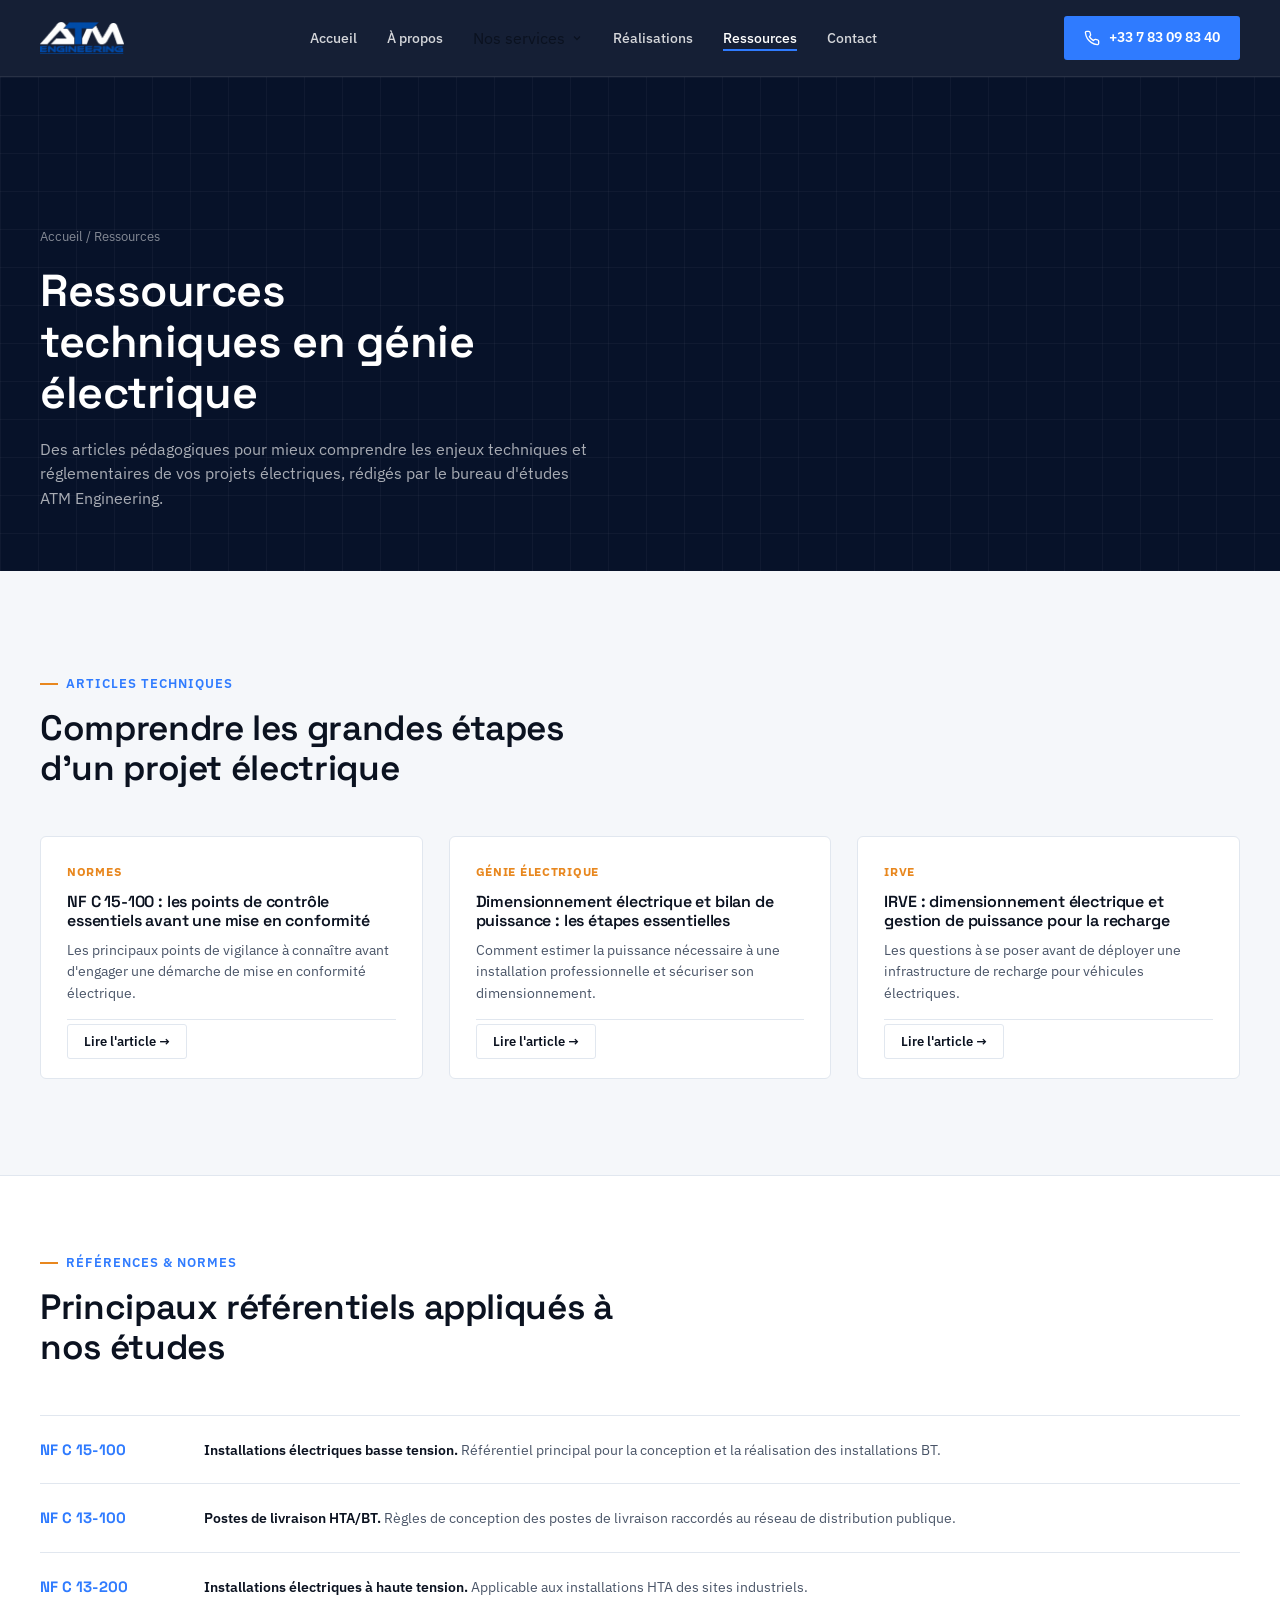
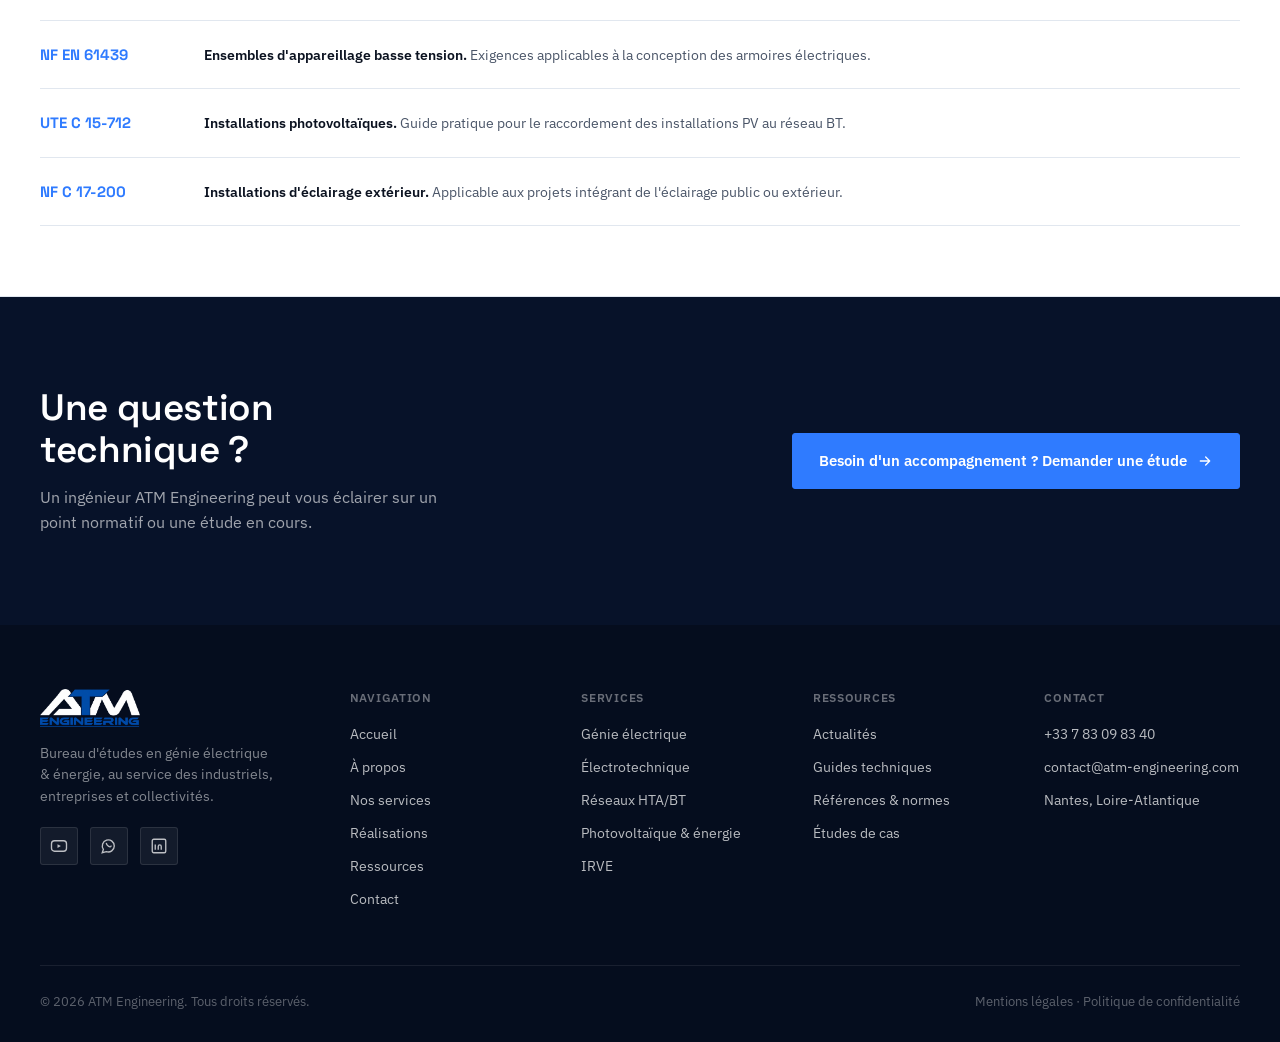
<file: ressources.html>
<!DOCTYPE html>
<html lang="fr">
<head>
<meta charset="UTF-8">
<meta name="viewport" content="width=device-width, initial-scale=1.0">
<title>Ressources techniques en génie électrique | ATM-Engineering</title>
<meta name="description" content="Articles techniques ATM Engineering.">
<link rel="canonical" href="https://atm-engineering.com/ressources.html">
<meta property="og:type" content="website">
<meta property="og:site_name" content="ATM Engineering">
<meta property="og:title" content="Ressources techniques en génie électrique | ATM-Engineering">
<meta property="og:description" content="Articles techniques ATM Engineering.">
<meta property="og:url" content="https://atm-engineering.com/ressources.html">
<meta property="og:image" content="https://atm-engineering.com/assets/logo-color.png">
<link rel="preconnect" href="https://fonts.googleapis.com">
<link rel="preconnect" href="https://fonts.gstatic.com" crossorigin>
<link href="https://fonts.googleapis.com/css2?family=Space+Grotesk:wght@400;500;600;700&family=IBM+Plex+Sans:wght@400;500;600&display=swap" rel="stylesheet">
<link rel="stylesheet" href="styles.css">
<link rel="icon" type="image/png" href="assets/logo-color.png">
<script type="application/ld+json">
{
  "@context": "https://schema.org",
  "@type": "ProfessionalService",
  "name": "ATM Engineering",
  "url": "https://atm-engineering.com/",
  "telephone": "+33783098340",
  "email": "contact@atm-engineering.com",
  "areaServed": [
    { "@type": "City", "name": "Nantes" },
    { "@type": "AdministrativeArea", "name": "Loire-Atlantique" },
    { "@type": "AdministrativeArea", "name": "Pays de la Loire" }
  ]
}
</script>
</head>
<body>

<header>
  <div class="wrap nav-row">
    <a href="index.html" class="logo"><img src="assets/logo.png" alt="ATM Engineering" class="logo-img"></a>
    <nav class="primary">
      <a href="index.html" class="">Accueil</a>
      <a href="a-propos.html" class="">À propos</a>
      <div class="has-dropdown">
        <a href="services.html" class=" dd-trigger">Nos services
          <svg width="12" height="12" viewBox="0 0 24 24" fill="none" stroke="currentColor" stroke-width="2.5"><path d="M6 9l6 6 6-6"/></svg>
        </a>
        <div class="dropdown">
          <a href="services.html#genie-electrique">Génie électrique</a>
          <a href="services.html#electrotechnique">Électrotechnique</a>
          <a href="services.html#reseaux">Réseaux HTA/BT</a>
          <a href="services.html#photovoltaique">Photovoltaïque &amp; énergie</a>
          <a href="services.html#irve">IRVE</a>
          <a href="services.html#industrielle">Électricité industrielle</a>
          <a href="services.html#assistance">Assistance technique</a>
        </div>
      </div>
      <a href="realisations.html" class="">Réalisations</a>
      <a href="ressources.html" class="current">Ressources</a>
      <a href="contact.html" class="">Contact</a>
    </nav>
    <a href="tel:+33783098340" class="call-btn">
      <svg width="16" height="16" viewBox="0 0 24 24" fill="none" stroke="currentColor" stroke-width="2" stroke-linecap="round" stroke-linejoin="round"><path d="M22 16.92v3a2 2 0 0 1-2.18 2 19.79 19.79 0 0 1-8.63-3.07 19.5 19.5 0 0 1-6-6 19.79 19.79 0 0 1-3.07-8.67A2 2 0 0 1 4.11 2h3a2 2 0 0 1 2 1.72c.127.96.361 1.903.7 2.81a2 2 0 0 1-.45 2.11L8.09 9.91a16 16 0 0 0 6 6l1.27-1.27a2 2 0 0 1 2.11-.45c.907.339 1.85.573 2.81.7A2 2 0 0 1 22 16.92z"/></svg>
      <span class="txt">+33 7 83 09 83 40</span>
    </a>
  </div>
</header>
<section class="subhero">
  <div class="wrap">
    <div class="breadcrumb"><a href="index.html">Accueil</a> / Ressources</div>
    <h1>Ressources techniques en génie électrique</h1>
    <p class="lead">Des articles pédagogiques pour mieux comprendre les enjeux techniques et réglementaires de vos projets électriques, rédigés par le bureau d'études ATM Engineering.</p>
  </div>
</section>

<section class="section" id="articles">
  <div class="wrap">
    <div class="section-head">
      <span class="kicker">Articles techniques</span>
      <h2>Comprendre les grandes étapes d'un projet électrique</h2>
    </div>
    <div class="res-grid">
      <div class="res-card">
        <span class="cat">Normes</span>
        <h3>NF C 15-100 : les points de contrôle essentiels avant une mise en conformité</h3>
        <p>Les principaux points de vigilance à connaître avant d'engager une démarche de mise en conformité électrique.</p>
        <div class="meta"><a href="ressources-nf-c15-100.html" class="btn-ghost dark" style="padding:8px 16px; font-size:0.82rem;">Lire l'article →</a></div>
      </div>
      <div class="res-card">
        <span class="cat">Génie électrique</span>
        <h3>Dimensionnement électrique et bilan de puissance : les étapes essentielles</h3>
        <p>Comment estimer la puissance nécessaire à une installation professionnelle et sécuriser son dimensionnement.</p>
        <div class="meta"><a href="ressources-bilan-de-puissance.html" class="btn-ghost dark" style="padding:8px 16px; font-size:0.82rem;">Lire l'article →</a></div>
      </div>
      <div class="res-card">
        <span class="cat">IRVE</span>
        <h3>IRVE : dimensionnement électrique et gestion de puissance pour la recharge</h3>
        <p>Les questions à se poser avant de déployer une infrastructure de recharge pour véhicules électriques.</p>
        <div class="meta"><a href="ressources-irve-dimensionnement.html" class="btn-ghost dark" style="padding:8px 16px; font-size:0.82rem;">Lire l'article →</a></div>
      </div>
    </div>
  </div>
</section>

<section class="section tight" style="background:var(--white); border-top:1px solid var(--paper-line); border-bottom:1px solid var(--paper-line);" id="normes">
  <div class="wrap">
    <div class="section-head">
      <span class="kicker">Références &amp; normes</span>
      <h2>Principaux référentiels appliqués à nos études</h2>
    </div>
    <div class="norms-list">
      <div class="norm-row"><div class="code">NF C 15-100</div><div class="desc"><strong>Installations électriques basse tension.</strong> Référentiel principal pour la conception et la réalisation des installations BT.</div></div>
      <div class="norm-row"><div class="code">NF C 13-100</div><div class="desc"><strong>Postes de livraison HTA/BT.</strong> Règles de conception des postes de livraison raccordés au réseau de distribution publique.</div></div>
      <div class="norm-row"><div class="code">NF C 13-200</div><div class="desc"><strong>Installations électriques à haute tension.</strong> Applicable aux installations HTA des sites industriels.</div></div>
      <div class="norm-row"><div class="code">NF EN 61439</div><div class="desc"><strong>Ensembles d'appareillage basse tension.</strong> Exigences applicables à la conception des armoires électriques.</div></div>
      <div class="norm-row"><div class="code">UTE C 15-712</div><div class="desc"><strong>Installations photovoltaïques.</strong> Guide pratique pour le raccordement des installations PV au réseau BT.</div></div>
      <div class="norm-row"><div class="code">NF C 17-200</div><div class="desc"><strong>Installations d'éclairage extérieur.</strong> Applicable aux projets intégrant de l'éclairage public ou extérieur.</div></div>
    </div>
  </div>
</section>

<section class="cta">
  <div class="wrap cta-inner">
    <div><h2>Une question technique ?</h2><p>Un ingénieur ATM Engineering peut vous éclairer sur un point normatif ou une étude en cours.</p></div>
    <div class="cta-actions"><a href="contact.html" class="btn-primary">Besoin d'un accompagnement ? Demander une étude<svg width="16" height="16" viewBox="0 0 24 24" fill="none" stroke="currentColor" stroke-width="2" stroke-linecap="round" stroke-linejoin="round"><path d="M5 12h14M13 6l6 6-6 6"/></svg></a></div>
  </div>
</section>
<footer>
  <div class="wrap">
    <div class="footer-grid">
      <div>
        <a href="index.html" class="logo"><img src="assets/logo.png" alt="ATM Engineering" class="logo-img"></a>
        <p class="desc">Bureau d'études en génie électrique &amp; énergie, au service des industriels, entreprises et collectivités.</p>
        <div class="social-row">
          <a href="https://www.youtube.com/@atm-engineering" target="_blank" rel="noopener" aria-label="YouTube">
            <svg width="18" height="18" viewBox="0 0 24 24" fill="none" stroke="currentColor" stroke-width="1.8"><rect x="2" y="5" width="20" height="14" rx="4"/><path d="M10 9.5v5l4.5-2.5z" fill="currentColor" stroke="none"/></svg>
          </a>
          <a href="https://api.whatsapp.com/send?phone=33783098340&text&type=phone_number&app_absent=0" target="_blank" rel="noopener" aria-label="WhatsApp">
            <svg width="18" height="18" viewBox="0 0 24 24" fill="none" stroke="currentColor" stroke-width="1.8"><path d="M3 21l1.5-4.5A8 8 0 1 1 8.5 19.5z"/><path d="M8.5 8.5c.3 2 2.7 4.4 4.7 4.7.8.1 1.3-.6 1.6-1.2" stroke-linecap="round"/></svg>
          </a>
          <a href="https://www.linkedin.com/company/atm-engineering-fr/?viewAsMember=true" target="_blank" rel="noopener" aria-label="LinkedIn">
            <svg width="18" height="18" viewBox="0 0 24 24" fill="none" stroke="currentColor" stroke-width="1.8"><rect x="3" y="3" width="18" height="18" rx="2"/><path d="M7 10v7M7 7v.01M11 17v-4.5a2 2 0 0 1 4 0V17M11 12.5V17"/></svg>
          </a>
        </div>
      </div>
      <div class="footer-col">
        <h5>Navigation</h5>
        <a href="index.html">Accueil</a>
        <a href="a-propos.html">À propos</a>
        <a href="services.html">Nos services</a>
        <a href="realisations.html">Réalisations</a>
        <a href="ressources.html">Ressources</a>
        <a href="contact.html">Contact</a>
      </div>
      <div class="footer-col">
        <h5>Services</h5>
        <a href="services.html#genie-electrique">Génie électrique</a>
        <a href="services.html#electrotechnique">Électrotechnique</a>
        <a href="services.html#reseaux">Réseaux HTA/BT</a>
        <a href="services.html#photovoltaique">Photovoltaïque &amp; énergie</a>
        <a href="services.html#irve">IRVE</a>
      </div>
      <div class="footer-col">
        <h5>Ressources</h5>
        <a href="ressources.html#actualites">Actualités</a>
        <a href="ressources.html#guides">Guides techniques</a>
        <a href="ressources.html#normes">Références &amp; normes</a>
        <a href="realisations.html">Études de cas</a>
      </div>
      <div class="footer-col">
        <h5>Contact</h5>
        <p>+33 7 83 09 83 40</p>
        <p>contact@atm-engineering.com</p>
        <p>Nantes, Loire-Atlantique</p>
      </div>
    </div>
    <div class="footer-bottom">
      <span>© 2026 ATM Engineering. Tous droits réservés.</span>
      <span><a href="mentions-legales.html" style="color:inherit;">Mentions légales</a> · <a href="politique-de-confidentialite.html" style="color:inherit;">Politique de confidentialité</a></span>
    </div>
  </div>
</footer>

<script>
  const nums = document.querySelectorAll('.stats .num, .case-stats .num');
  const io = new IntersectionObserver((entries)=>{
    entries.forEach(e=>{
      if(e.isIntersecting){
        e.target.style.transition = 'opacity .5s ease, transform .5s ease';
        e.target.style.opacity = 1;
        e.target.style.transform = 'translateY(0)';
        io.unobserve(e.target);
      }
    });
  }, {threshold:0.4});
  nums.forEach(n=>{
    n.style.opacity = 0;
    n.style.transform = 'translateY(8px)';
    io.observe(n);
  });
</script>
</body>
</html>
</file>
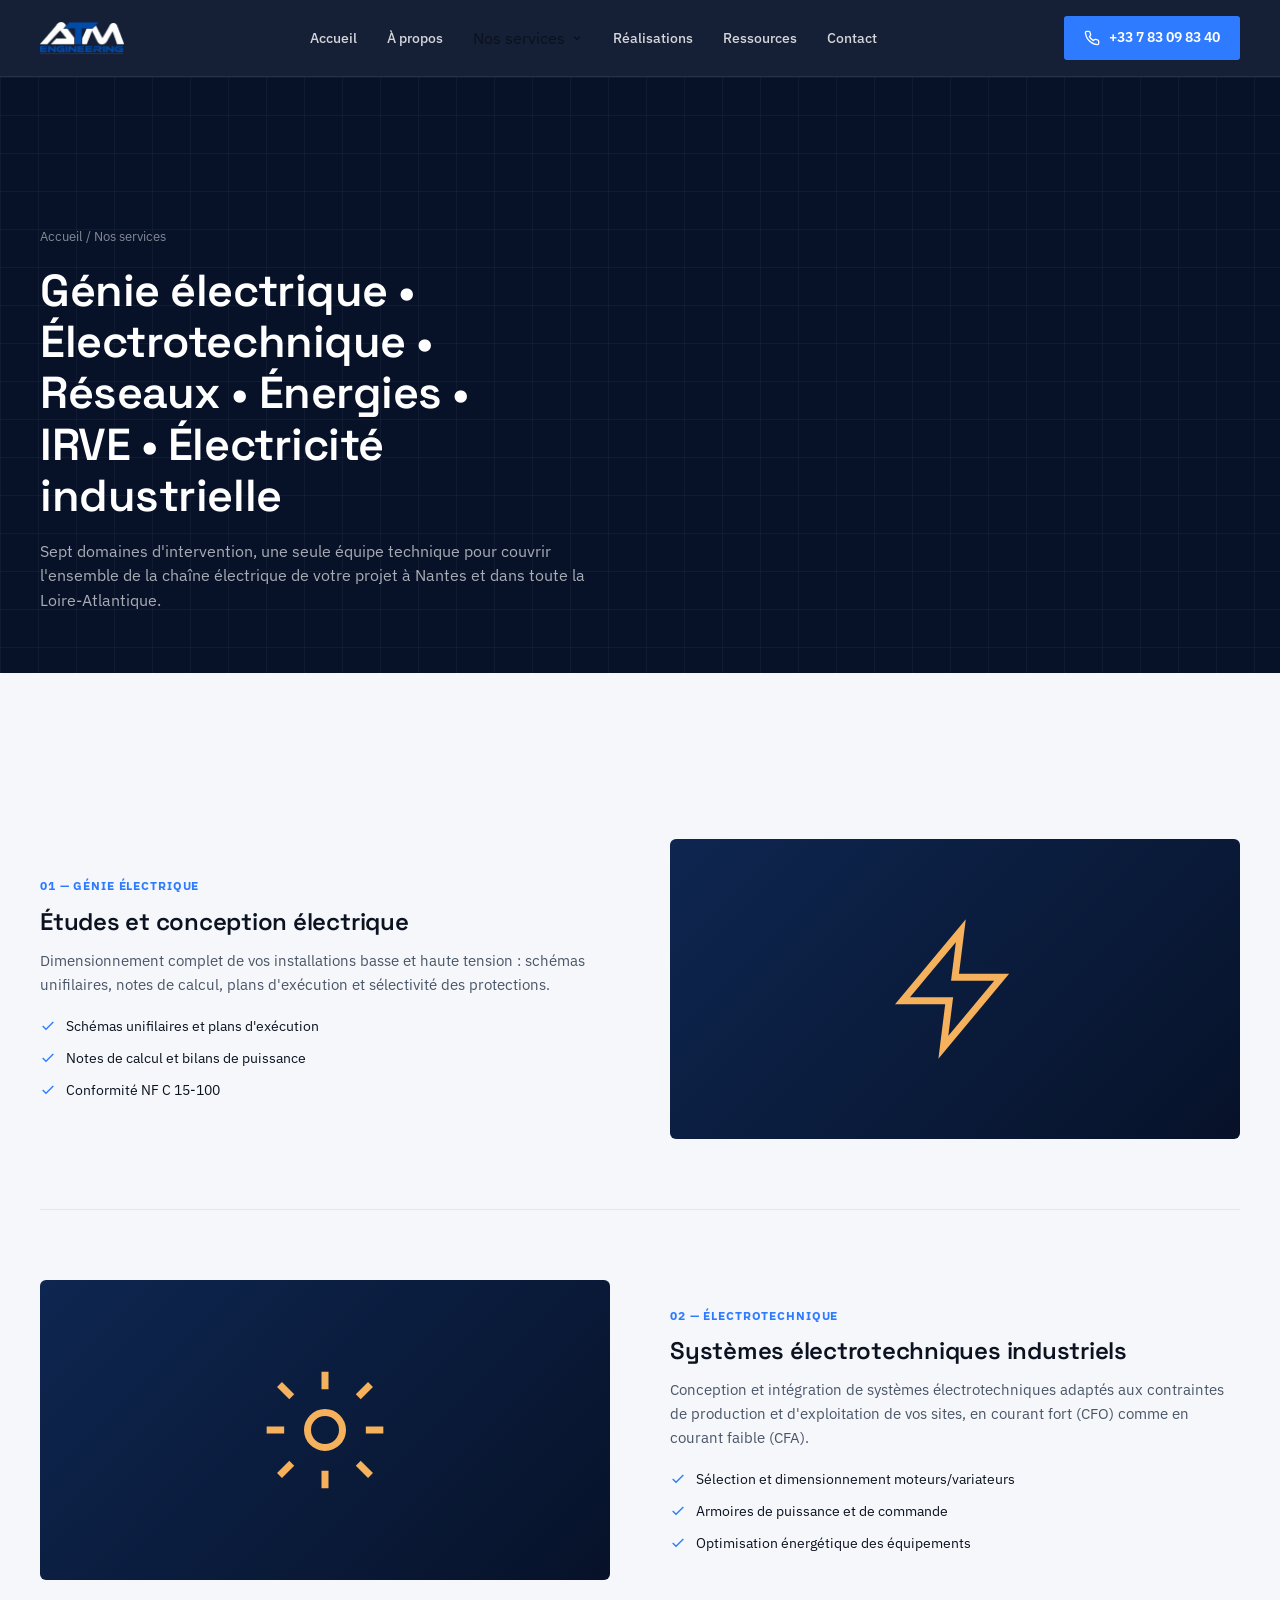
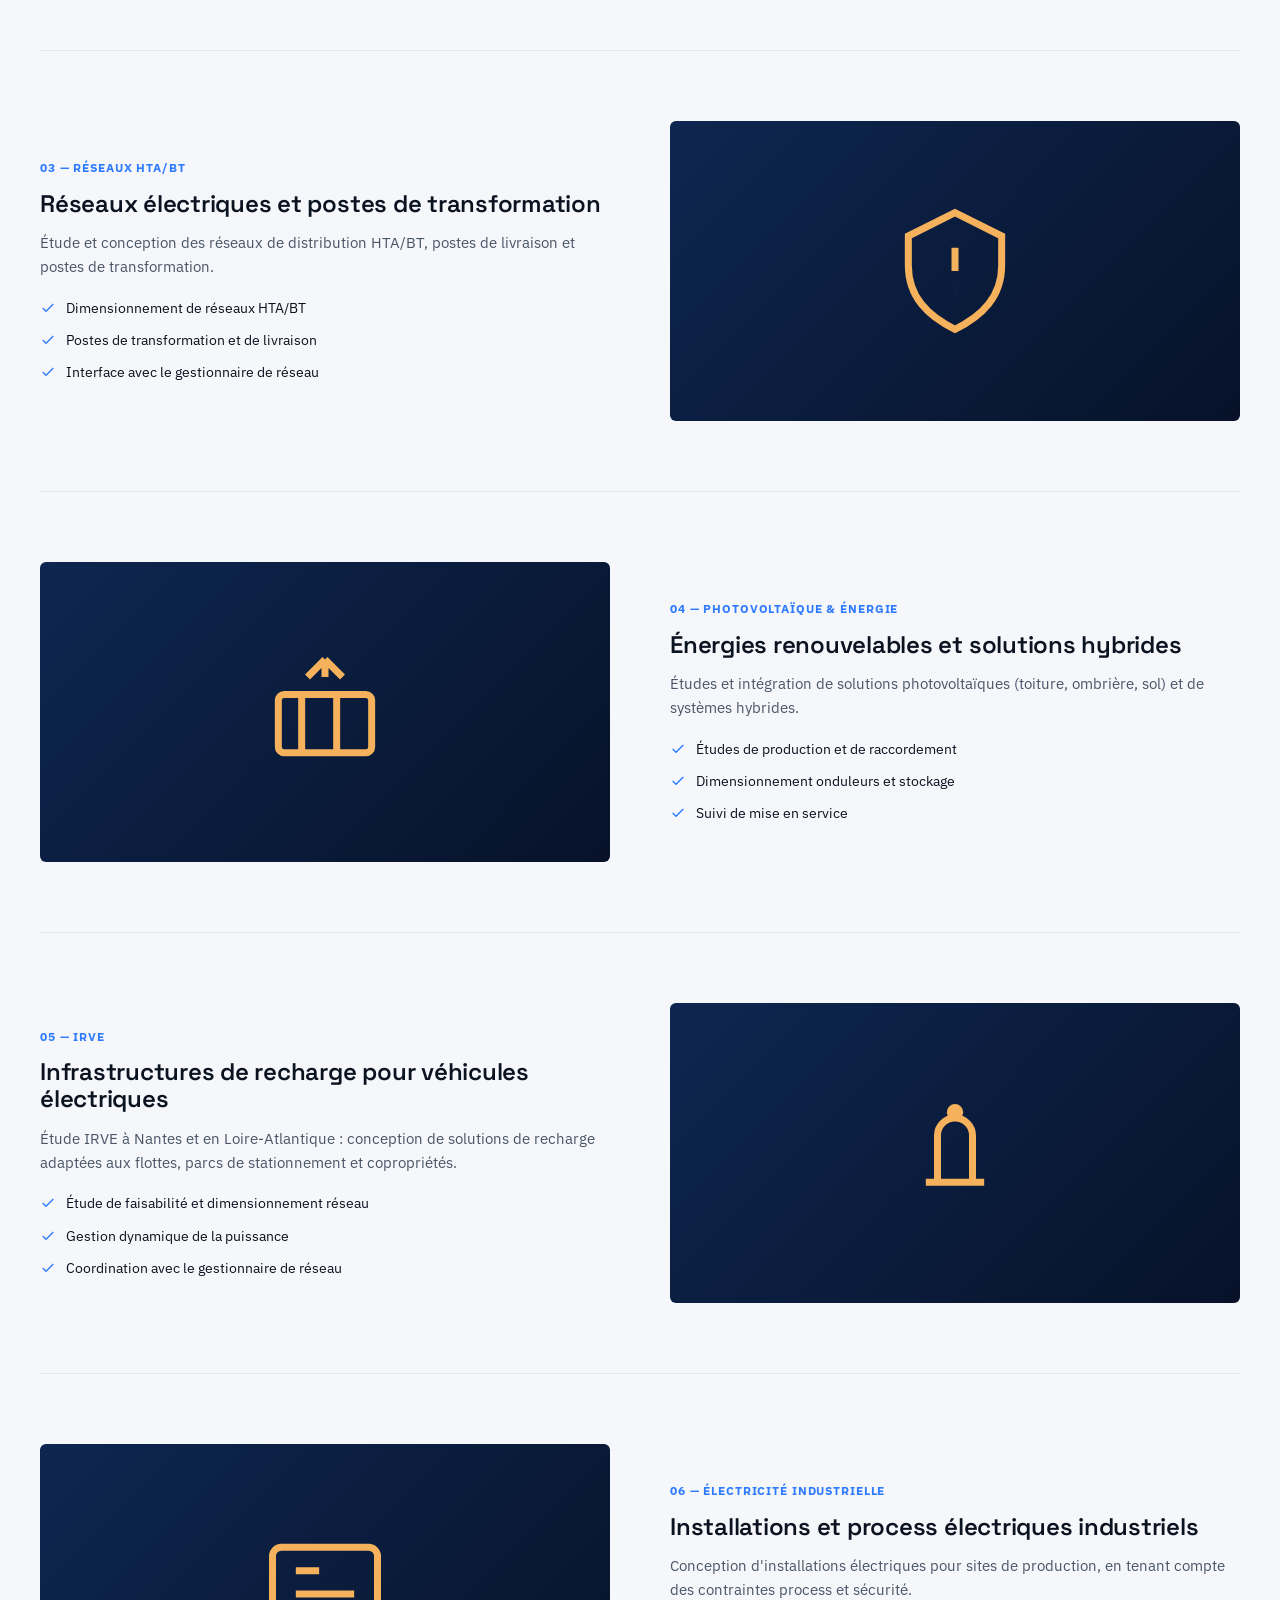
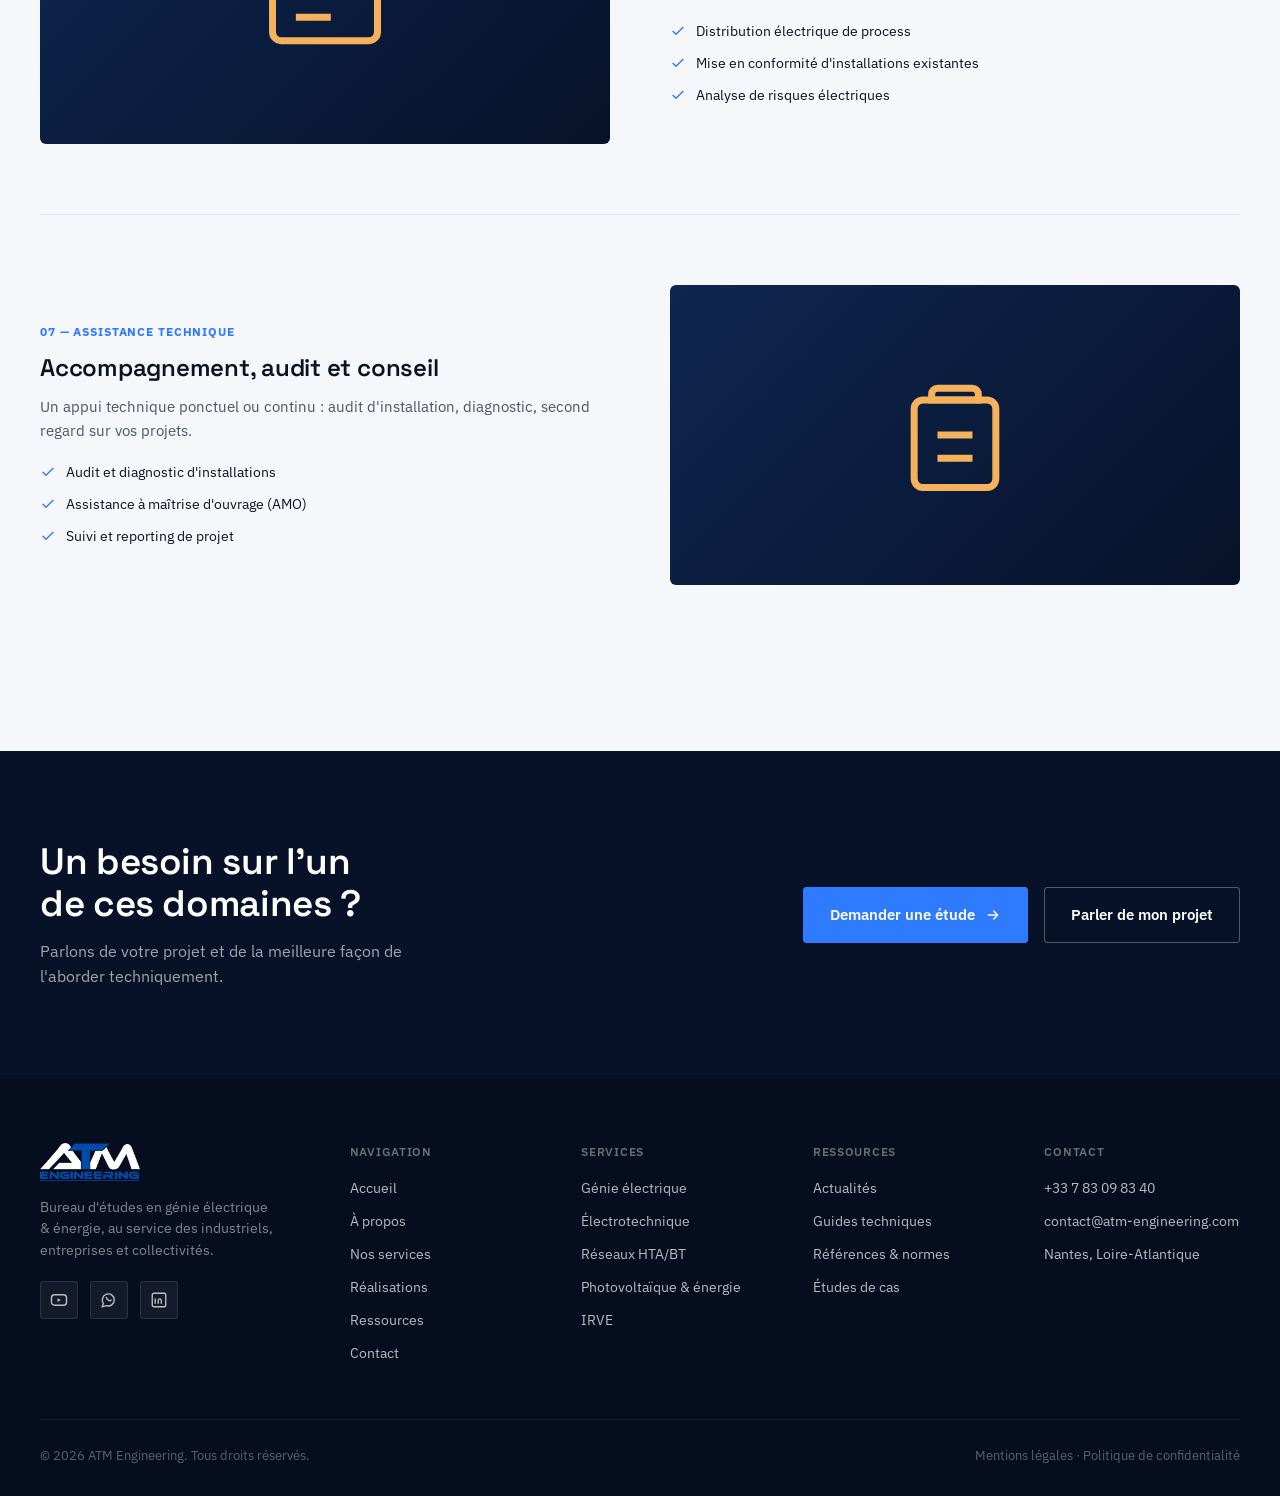
<file: services.html>
<!DOCTYPE html>
<html lang="fr">
<head>
<meta charset="UTF-8">
<meta name="viewport" content="width=device-width, initial-scale=1.0">
<title>Génie électrique, IRVE et photovoltaïque à Nantes | ATM-Engineering</title>
<meta name="description" content="Genie electrique, electrotechnique, reseaux HTA-BT, photovoltaique, IRVE.">
<link rel="canonical" href="https://atm-engineering.com/services.html">
<meta property="og:type" content="website">
<meta property="og:site_name" content="ATM Engineering">
<meta property="og:title" content="Génie électrique, IRVE et photovoltaïque à Nantes | ATM-Engineering">
<meta property="og:description" content="Genie electrique, electrotechnique, reseaux HTA-BT, photovoltaique, IRVE.">
<meta property="og:url" content="https://atm-engineering.com/services.html">
<meta property="og:image" content="https://atm-engineering.com/assets/logo-color.png">
<link rel="preconnect" href="https://fonts.googleapis.com">
<link rel="preconnect" href="https://fonts.gstatic.com" crossorigin>
<link href="https://fonts.googleapis.com/css2?family=Space+Grotesk:wght@400;500;600;700&family=IBM+Plex+Sans:wght@400;500;600&display=swap" rel="stylesheet">
<link rel="stylesheet" href="styles.css">
<link rel="icon" type="image/png" href="assets/logo-color.png">
<script type="application/ld+json">
{
  "@context": "https://schema.org",
  "@type": "ProfessionalService",
  "name": "ATM Engineering",
  "url": "https://atm-engineering.com/",
  "telephone": "+33783098340",
  "email": "contact@atm-engineering.com",
  "areaServed": [
    { "@type": "City", "name": "Nantes" },
    { "@type": "AdministrativeArea", "name": "Loire-Atlantique" },
    { "@type": "AdministrativeArea", "name": "Pays de la Loire" }
  ]
}
</script>
</head>
<body>

<header>
  <div class="wrap nav-row">
    <a href="index.html" class="logo"><img src="assets/logo.png" alt="ATM Engineering" class="logo-img"></a>
    <nav class="primary">
      <a href="index.html" class="">Accueil</a>
      <a href="a-propos.html" class="">À propos</a>
      <div class="has-dropdown">
        <a href="services.html" class="current dd-trigger">Nos services
          <svg width="12" height="12" viewBox="0 0 24 24" fill="none" stroke="currentColor" stroke-width="2.5"><path d="M6 9l6 6 6-6"/></svg>
        </a>
        <div class="dropdown">
          <a href="services.html#genie-electrique">Génie électrique</a>
          <a href="services.html#electrotechnique">Électrotechnique</a>
          <a href="services.html#reseaux">Réseaux HTA/BT</a>
          <a href="services.html#photovoltaique">Photovoltaïque &amp; énergie</a>
          <a href="services.html#irve">IRVE</a>
          <a href="services.html#industrielle">Électricité industrielle</a>
          <a href="services.html#assistance">Assistance technique</a>
        </div>
      </div>
      <a href="realisations.html" class="">Réalisations</a>
      <a href="ressources.html" class="">Ressources</a>
      <a href="contact.html" class="">Contact</a>
    </nav>
    <a href="tel:+33783098340" class="call-btn">
      <svg width="16" height="16" viewBox="0 0 24 24" fill="none" stroke="currentColor" stroke-width="2" stroke-linecap="round" stroke-linejoin="round"><path d="M22 16.92v3a2 2 0 0 1-2.18 2 19.79 19.79 0 0 1-8.63-3.07 19.5 19.5 0 0 1-6-6 19.79 19.79 0 0 1-3.07-8.67A2 2 0 0 1 4.11 2h3a2 2 0 0 1 2 1.72c.127.96.361 1.903.7 2.81a2 2 0 0 1-.45 2.11L8.09 9.91a16 16 0 0 0 6 6l1.27-1.27a2 2 0 0 1 2.11-.45c.907.339 1.85.573 2.81.7A2 2 0 0 1 22 16.92z"/></svg>
      <span class="txt">+33 7 83 09 83 40</span>
    </a>
  </div>
</header>
<section class="subhero">
  <div class="wrap">
    <div class="breadcrumb"><a href="index.html">Accueil</a> / Nos services</div>
    <h1>Génie électrique • Électrotechnique • Réseaux • Énergies • IRVE • Électricité industrielle</h1>
    <p class="lead">Sept domaines d'intervention, une seule équipe technique pour couvrir l'ensemble de la chaîne électrique de votre projet à Nantes et dans toute la Loire-Atlantique.</p>
  </div>
</section>

<section class="section">
  <div class="wrap">

    <div class="service-full" id="genie-electrique">
      <div>
        <span class="tag">01 — Génie électrique</span>
        <h3>Études et conception électrique</h3>
        <p>Dimensionnement complet de vos installations basse et haute tension : schémas unifilaires, notes de calcul, plans d'exécution et sélectivité des protections.</p>
        <ul>
          <li><svg width="16" height="16" viewBox="0 0 24 24" fill="none" stroke="currentColor" stroke-width="2"><path d="M20 6 9 17l-5-5"/></svg>Schémas unifilaires et plans d'exécution</li>
          <li><svg width="16" height="16" viewBox="0 0 24 24" fill="none" stroke="currentColor" stroke-width="2"><path d="M20 6 9 17l-5-5"/></svg>Notes de calcul et bilans de puissance</li>
          <li><svg width="16" height="16" viewBox="0 0 24 24" fill="none" stroke="currentColor" stroke-width="2"><path d="M20 6 9 17l-5-5"/></svg>Conformité NF C 15-100</li>
        </ul>
      </div>
      <div class="service-visual"><svg width="140" height="140" viewBox="0 0 24 24" fill="none" stroke="currentColor" stroke-width="1.2"><path d="M13 2 3 14h8l-1 8 10-12h-8z"/></svg></div>
    </div>

    <div class="service-full reverse" id="electrotechnique">
      <div>
        <span class="tag">02 — Électrotechnique</span>
        <h3>Systèmes électrotechniques industriels</h3>
        <p>Conception et intégration de systèmes électrotechniques adaptés aux contraintes de production et d'exploitation de vos sites, en courant fort (CFO) comme en courant faible (CFA).</p>
        <ul>
          <li><svg width="16" height="16" viewBox="0 0 24 24" fill="none" stroke="currentColor" stroke-width="2"><path d="M20 6 9 17l-5-5"/></svg>Sélection et dimensionnement moteurs/variateurs</li>
          <li><svg width="16" height="16" viewBox="0 0 24 24" fill="none" stroke="currentColor" stroke-width="2"><path d="M20 6 9 17l-5-5"/></svg>Armoires de puissance et de commande</li>
          <li><svg width="16" height="16" viewBox="0 0 24 24" fill="none" stroke="currentColor" stroke-width="2"><path d="M20 6 9 17l-5-5"/></svg>Optimisation énergétique des équipements</li>
        </ul>
      </div>
      <div class="service-visual"><svg width="140" height="140" viewBox="0 0 24 24" fill="none" stroke="currentColor" stroke-width="1.2"><circle cx="12" cy="12" r="3"/><path d="M12 2v3M12 19v3M4.2 4.2l2.1 2.1M17.7 17.7l2.1 2.1M2 12h3M19 12h3M4.2 19.8l2.1-2.1M17.7 6.3l2.1-2.1"/></svg></div>
    </div>

    <div class="service-full" id="reseaux">
      <div>
        <span class="tag">03 — Réseaux HTA/BT</span>
        <h3>Réseaux électriques et postes de transformation</h3>
        <p>Étude et conception des réseaux de distribution HTA/BT, postes de livraison et postes de transformation.</p>
        <ul>
          <li><svg width="16" height="16" viewBox="0 0 24 24" fill="none" stroke="currentColor" stroke-width="2"><path d="M20 6 9 17l-5-5"/></svg>Dimensionnement de réseaux HTA/BT</li>
          <li><svg width="16" height="16" viewBox="0 0 24 24" fill="none" stroke="currentColor" stroke-width="2"><path d="M20 6 9 17l-5-5"/></svg>Postes de transformation et de livraison</li>
          <li><svg width="16" height="16" viewBox="0 0 24 24" fill="none" stroke="currentColor" stroke-width="2"><path d="M20 6 9 17l-5-5"/></svg>Interface avec le gestionnaire de réseau</li>
        </ul>
      </div>
      <div class="service-visual"><svg width="140" height="140" viewBox="0 0 24 24" fill="none" stroke="currentColor" stroke-width="1.2"><path d="M12 2 4 6v5c0 5.5 3.4 8.7 8 11 4.6-2.3 8-5.5 8-11V6z"/><path d="M12 8v4M12 15h.01"/></svg></div>
    </div>

    <div class="service-full reverse" id="photovoltaique">
      <div>
        <span class="tag">04 — Photovoltaïque &amp; énergie</span>
        <h3>Énergies renouvelables et solutions hybrides</h3>
        <p>Études et intégration de solutions photovoltaïques (toiture, ombrière, sol) et de systèmes hybrides.</p>
        <ul>
          <li><svg width="16" height="16" viewBox="0 0 24 24" fill="none" stroke="currentColor" stroke-width="2"><path d="M20 6 9 17l-5-5"/></svg>Études de production et de raccordement</li>
          <li><svg width="16" height="16" viewBox="0 0 24 24" fill="none" stroke="currentColor" stroke-width="2"><path d="M20 6 9 17l-5-5"/></svg>Dimensionnement onduleurs et stockage</li>
          <li><svg width="16" height="16" viewBox="0 0 24 24" fill="none" stroke="currentColor" stroke-width="2"><path d="M20 6 9 17l-5-5"/></svg>Suivi de mise en service</li>
        </ul>
      </div>
      <div class="service-visual"><svg width="140" height="140" viewBox="0 0 24 24" fill="none" stroke="currentColor" stroke-width="1.2"><path d="M12 3v3M12 3l3 3M12 3 9 6"/><rect x="4" y="9" width="16" height="10" rx="1"/><path d="M8 9v10M14 9v10"/></svg></div>
    </div>

    <div class="service-full" id="irve">
      <div>
        <span class="tag">05 — IRVE</span>
        <h3>Infrastructures de recharge pour véhicules électriques</h3>
        <p>Étude IRVE à Nantes et en Loire-Atlantique : conception de solutions de recharge adaptées aux flottes, parcs de stationnement et copropriétés.</p>
        <ul>
          <li><svg width="16" height="16" viewBox="0 0 24 24" fill="none" stroke="currentColor" stroke-width="2"><path d="M20 6 9 17l-5-5"/></svg>Étude de faisabilité et dimensionnement réseau</li>
          <li><svg width="16" height="16" viewBox="0 0 24 24" fill="none" stroke="currentColor" stroke-width="2"><path d="M20 6 9 17l-5-5"/></svg>Gestion dynamique de la puissance</li>
          <li><svg width="16" height="16" viewBox="0 0 24 24" fill="none" stroke="currentColor" stroke-width="2"><path d="M20 6 9 17l-5-5"/></svg>Coordination avec le gestionnaire de réseau</li>
        </ul>
      </div>
      <div class="service-visual"><svg width="140" height="140" viewBox="0 0 24 24" fill="none" stroke="currentColor" stroke-width="1.2"><path d="M7 17h10M9 17V9a3 3 0 0 1 6 0v8"/><circle cx="12" cy="5" r="1.4" fill="currentColor" stroke="none"/></svg></div>
    </div>

    <div class="service-full reverse" id="industrielle">
      <div>
        <span class="tag">06 — Électricité industrielle</span>
        <h3>Installations et process électriques industriels</h3>
        <p>Conception d'installations électriques pour sites de production, en tenant compte des contraintes process et sécurité.</p>
        <ul>
          <li><svg width="16" height="16" viewBox="0 0 24 24" fill="none" stroke="currentColor" stroke-width="2"><path d="M20 6 9 17l-5-5"/></svg>Distribution électrique de process</li>
          <li><svg width="16" height="16" viewBox="0 0 24 24" fill="none" stroke="currentColor" stroke-width="2"><path d="M20 6 9 17l-5-5"/></svg>Mise en conformité d'installations existantes</li>
          <li><svg width="16" height="16" viewBox="0 0 24 24" fill="none" stroke="currentColor" stroke-width="2"><path d="M20 6 9 17l-5-5"/></svg>Analyse de risques électriques</li>
        </ul>
      </div>
      <div class="service-visual"><svg width="140" height="140" viewBox="0 0 24 24" fill="none" stroke="currentColor" stroke-width="1.2"><rect x="3" y="4" width="18" height="16" rx="1.5"/><path d="M7 8h4M7 12h10M7 16h6"/></svg></div>
    </div>

    <div class="service-full" id="assistance">
      <div>
        <span class="tag">07 — Assistance technique</span>
        <h3>Accompagnement, audit et conseil</h3>
        <p>Un appui technique ponctuel ou continu : audit d'installation, diagnostic, second regard sur vos projets.</p>
        <ul>
          <li><svg width="16" height="16" viewBox="0 0 24 24" fill="none" stroke="currentColor" stroke-width="2"><path d="M20 6 9 17l-5-5"/></svg>Audit et diagnostic d'installations</li>
          <li><svg width="16" height="16" viewBox="0 0 24 24" fill="none" stroke="currentColor" stroke-width="2"><path d="M20 6 9 17l-5-5"/></svg>Assistance à maîtrise d'ouvrage (AMO)</li>
          <li><svg width="16" height="16" viewBox="0 0 24 24" fill="none" stroke="currentColor" stroke-width="2"><path d="M20 6 9 17l-5-5"/></svg>Suivi et reporting de projet</li>
        </ul>
      </div>
      <div class="service-visual"><svg width="140" height="140" viewBox="0 0 24 24" fill="none" stroke="currentColor" stroke-width="1.2"><path d="M9 4h6a1 1 0 0 1 1 1v1H8V5a1 1 0 0 1 1-1z"/><rect x="5" y="6" width="14" height="15" rx="1.5"/><path d="M9 12h6M9 16h6"/></svg></div>
    </div>

  </div>
</section>

<section class="cta">
  <div class="wrap cta-inner">
    <div>
      <h2>Un besoin sur l'un de ces domaines ?</h2>
      <p>Parlons de votre projet et de la meilleure façon de l'aborder techniquement.</p>
    </div>
    <div class="cta-actions">
      <a href="contact.html" class="btn-primary">Demander une étude
        <svg width="16" height="16" viewBox="0 0 24 24" fill="none" stroke="currentColor" stroke-width="2" stroke-linecap="round" stroke-linejoin="round"><path d="M5 12h14M13 6l6 6-6 6"/></svg>
      </a>
      <a href="tel:+33783098340" class="btn-ghost">Parler de mon projet</a>
    </div>
  </div>
</section>
<footer>
  <div class="wrap">
    <div class="footer-grid">
      <div>
        <a href="index.html" class="logo"><img src="assets/logo.png" alt="ATM Engineering" class="logo-img"></a>
        <p class="desc">Bureau d'études en génie électrique &amp; énergie, au service des industriels, entreprises et collectivités.</p>
        <div class="social-row">
          <a href="https://www.youtube.com/@atm-engineering" target="_blank" rel="noopener" aria-label="YouTube">
            <svg width="18" height="18" viewBox="0 0 24 24" fill="none" stroke="currentColor" stroke-width="1.8"><rect x="2" y="5" width="20" height="14" rx="4"/><path d="M10 9.5v5l4.5-2.5z" fill="currentColor" stroke="none"/></svg>
          </a>
          <a href="https://api.whatsapp.com/send?phone=33783098340&text&type=phone_number&app_absent=0" target="_blank" rel="noopener" aria-label="WhatsApp">
            <svg width="18" height="18" viewBox="0 0 24 24" fill="none" stroke="currentColor" stroke-width="1.8"><path d="M3 21l1.5-4.5A8 8 0 1 1 8.5 19.5z"/><path d="M8.5 8.5c.3 2 2.7 4.4 4.7 4.7.8.1 1.3-.6 1.6-1.2" stroke-linecap="round"/></svg>
          </a>
          <a href="https://www.linkedin.com/company/atm-engineering-fr/?viewAsMember=true" target="_blank" rel="noopener" aria-label="LinkedIn">
            <svg width="18" height="18" viewBox="0 0 24 24" fill="none" stroke="currentColor" stroke-width="1.8"><rect x="3" y="3" width="18" height="18" rx="2"/><path d="M7 10v7M7 7v.01M11 17v-4.5a2 2 0 0 1 4 0V17M11 12.5V17"/></svg>
          </a>
        </div>
      </div>
      <div class="footer-col">
        <h5>Navigation</h5>
        <a href="index.html">Accueil</a>
        <a href="a-propos.html">À propos</a>
        <a href="services.html">Nos services</a>
        <a href="realisations.html">Réalisations</a>
        <a href="ressources.html">Ressources</a>
        <a href="contact.html">Contact</a>
      </div>
      <div class="footer-col">
        <h5>Services</h5>
        <a href="services.html#genie-electrique">Génie électrique</a>
        <a href="services.html#electrotechnique">Électrotechnique</a>
        <a href="services.html#reseaux">Réseaux HTA/BT</a>
        <a href="services.html#photovoltaique">Photovoltaïque &amp; énergie</a>
        <a href="services.html#irve">IRVE</a>
      </div>
      <div class="footer-col">
        <h5>Ressources</h5>
        <a href="ressources.html#actualites">Actualités</a>
        <a href="ressources.html#guides">Guides techniques</a>
        <a href="ressources.html#normes">Références &amp; normes</a>
        <a href="realisations.html">Études de cas</a>
      </div>
      <div class="footer-col">
        <h5>Contact</h5>
        <p>+33 7 83 09 83 40</p>
        <p>contact@atm-engineering.com</p>
        <p>Nantes, Loire-Atlantique</p>
      </div>
    </div>
    <div class="footer-bottom">
      <span>© 2026 ATM Engineering. Tous droits réservés.</span>
      <span><a href="mentions-legales.html" style="color:inherit;">Mentions légales</a> · <a href="politique-de-confidentialite.html" style="color:inherit;">Politique de confidentialité</a></span>
    </div>
  </div>
</footer>

<script>
  const nums = document.querySelectorAll('.stats .num, .case-stats .num');
  const io = new IntersectionObserver((entries)=>{
    entries.forEach(e=>{
      if(e.isIntersecting){
        e.target.style.transition = 'opacity .5s ease, transform .5s ease';
        e.target.style.opacity = 1;
        e.target.style.transform = 'translateY(0)';
        io.unobserve(e.target);
      }
    });
  }, {threshold:0.4});
  nums.forEach(n=>{
    n.style.opacity = 0;
    n.style.transform = 'translateY(8px)';
    io.observe(n);
  });
</script>
</body>
</html>
</file>
<file: styles.css>
/* ============================================================
   ATM ENGINEERING — feuille de style commune
   ============================================================ */
:root{
  --navy-deep:#071229;
  --navy:#0E2650;
  --navy-soft:#173766;
  --blue:#2F7BFF;
  --blue-bright:#6BA6FF;
  --copper:#E8871E;
  --copper-soft:#F5B15C;
  --paper:#F5F7FA;
  --paper-line:#E1E7EF;
  --ink:#0B1220;
  --ink-soft:#4A5568;
  --white:#FFFFFF;
  --radius-s:3px;
  --radius-m:6px;
}
*{box-sizing:border-box;margin:0;padding:0;}
html{scroll-behavior:smooth;}
body{
  font-family:'IBM Plex Sans', sans-serif;
  color:var(--ink);
  background:var(--paper);
  line-height:1.55;
  -webkit-font-smoothing:antialiased;
}
h1,h2,h3,h4{
  font-family:'Space Grotesk', sans-serif;
  line-height:1.14;
  font-weight:600;
  letter-spacing:-0.01em;
}
a{color:inherit;text-decoration:none;}
img,svg{display:block;max-width:100%;}
ul{list-style:none;}
.wrap{max-width:1280px;margin:0 auto;padding:0 40px;}
@media(max-width:720px){ .wrap{padding:0 22px;} }
a:focus-visible, button:focus-visible, input:focus-visible, textarea:focus-visible{
  outline:2px solid var(--blue-bright); outline-offset:3px;
}
@media (prefers-reduced-motion: reduce){
  *{animation-duration:.001ms !important; animation-iteration-count:1 !important; transition-duration:.001ms !important; scroll-behavior:auto !important;}
}

/* ---------- Header ---------- */
header{
  position:sticky; top:0; z-index:100;
  background:rgba(7,18,41,0.94);
  -webkit-backdrop-filter:blur(10px);
  backdrop-filter:blur(10px);
  border-bottom:1px solid rgba(255,255,255,0.08);
}
.nav-row{ display:flex; align-items:center; justify-content:space-between; height:76px; }
.logo{ display:flex; align-items:baseline; gap:8px; font-family:'Space Grotesk', sans-serif; font-weight:700; font-size:1.25rem; color:var(--white); }
.logo span{color:var(--blue-bright); font-weight:700;}
.logo-img{ height:32px; width:auto; display:block; }
footer .logo-img{ height:38px; }
nav.primary{ display:flex; align-items:center; gap:30px; }
nav.primary > a{
  font-size:0.9rem; color:rgba(255,255,255,0.82); font-weight:500;
  position:relative; padding:26px 0; display:inline-block;
  transition:color .15s ease;
}
nav.primary > a:hover{color:var(--white);}
nav.primary > a.current{color:var(--white);}
nav.primary > a.current::after{
  content:''; position:absolute; left:0; right:0; bottom:24px; height:2px; background:var(--blue);
}
.has-dropdown{ position:relative; }
.dd-trigger{ display:flex; align-items:center; gap:6px; cursor:pointer; }
.dd-trigger svg{ transition:transform .15s ease; }
.has-dropdown:hover .dd-trigger svg{ transform:rotate(180deg); }
.dropdown{
  position:absolute; top:100%; left:50%; transform:translateX(-50%);
  background:var(--navy); border:1px solid rgba(255,255,255,0.1);
  border-radius:var(--radius-m); padding:10px; width:260px;
  opacity:0; visibility:hidden; transform:translateX(-50%) translateY(6px);
  transition:opacity .15s ease, transform .15s ease, visibility .15s ease;
  box-shadow:0 18px 40px rgba(0,0,0,0.35);
}
.has-dropdown:hover .dropdown{ opacity:1; visibility:visible; transform:translateX(-50%) translateY(0); }
.dropdown a{
  display:block; padding:10px 12px; font-size:0.86rem; color:rgba(255,255,255,0.8);
  border-radius:var(--radius-s); transition:background .15s ease, color .15s ease;
}
.dropdown a:hover{ background:rgba(255,255,255,0.06); color:var(--white); }
.call-btn{
  display:flex; align-items:center; gap:9px; background:var(--blue); color:var(--white);
  padding:11px 20px; border-radius:var(--radius-s); font-weight:600; font-size:0.88rem;
  transition:background .15s ease;
}
.call-btn:hover{background:#2568e0;}
@media(max-width:980px){
  nav.primary{display:none;}
  .call-btn span.txt{display:none;}
}

/* ---------- Buttons ---------- */
.btn-primary{
  background:var(--blue); color:var(--white); font-weight:600; font-size:0.95rem;
  padding:15px 26px; border-radius:var(--radius-s); border:1px solid var(--blue);
  display:inline-flex; align-items:center; gap:10px;
  transition:background .15s ease, transform .15s ease;
}
.btn-primary:hover{background:#2568e0; transform:translateY(-1px);}
.btn-ghost{
  color:var(--white); font-weight:600; font-size:0.95rem;
  padding:15px 26px; border-radius:var(--radius-s); border:1px solid rgba(255,255,255,0.3);
  transition:border-color .15s ease, background .15s ease;
}
.btn-ghost:hover{border-color:var(--white); background:rgba(255,255,255,0.05);}
.btn-ghost.dark{ color:var(--ink); border-color:var(--paper-line); }
.btn-ghost.dark:hover{ border-color:var(--ink); background:rgba(11,18,32,0.04); }

/* ---------- Hero (home) ---------- */
.hero{ position:relative; background:var(--navy-deep); overflow:hidden; padding:90px 0 0; }
.hero-grid{ display:grid; grid-template-columns:1.05fr 0.95fr; align-items:center; gap:40px; position:relative; z-index:2; }
.hero-copy{ padding-bottom:96px; }
.eyebrow-line{ display:flex; align-items:center; gap:10px; color:var(--blue-bright); font-size:0.82rem; font-weight:500; letter-spacing:0.02em; margin-bottom:20px; }
.eyebrow-line .dot{ width:7px;height:7px;border-radius:50%;background:var(--copper); flex:none; box-shadow:0 0 0 4px rgba(232,135,30,0.18); }
.slogan-tag{
  display:inline-flex; gap:10px; font-family:'Space Grotesk',sans-serif; font-size:0.78rem;
  letter-spacing:0.14em; color:var(--copper-soft); font-weight:600; margin-bottom:18px;
}
.hero h1{ color:var(--white); font-size:clamp(2.2rem, 4.2vw, 3.4rem); max-width:13ch; }
.hero h1 em{ font-style:normal; background:linear-gradient(100deg, var(--blue-bright), var(--blue)); -webkit-background-clip:text; background-clip:text; color:transparent; }
.hero p.lead{ margin-top:24px; max-width:48ch; color:rgba(255,255,255,0.72); font-size:1.04rem; }
.hero-actions{ display:flex; gap:16px; margin-top:34px; flex-wrap:wrap; }
.hero-art{ position:relative; height:100%; min-height:400px; display:flex; align-items:flex-end; justify-content:center; }
.hero-art svg{ width:100%; height:auto; }
.pulse-line{ stroke-dasharray:6 10; animation:march 3.4s linear infinite; }
@keyframes march{ to{ stroke-dashoffset:-160; } }
.glow-dot{ animation:glow 2.6s ease-in-out infinite; transform-origin:center; }
@keyframes glow{ 0%,100%{opacity:.35; r:3;} 50%{opacity:1; r:5;} }
.pulse-line.delay-a{ animation-delay:-1.2s; }
.glow-dot.delay-b{ animation-delay:-1.3s; }
.glow-dot.delay-c{ animation-delay:-0.6s; }
.hero-bottom-fade{ position:absolute; left:0; right:0; bottom:0; height:110px; background:linear-gradient(to bottom, transparent, var(--navy-deep)); z-index:1; }
@media(max-width:920px){
  .hero-grid{grid-template-columns:1fr;}
  .hero-copy{padding-bottom:16px;}
  .hero-art{min-height:260px; order:-1; margin-top:16px;}
}

/* ---------- Sub-hero (inner pages) ---------- */
.subhero{
  background:var(--navy-deep); padding:150px 0 60px; position:relative; overflow:hidden;
  background-image:linear-gradient(rgba(255,255,255,0.035) 1px, transparent 1px), linear-gradient(90deg, rgba(255,255,255,0.035) 1px, transparent 1px);
  background-size:38px 38px;
}
.breadcrumb{ color:rgba(255,255,255,0.5); font-size:0.82rem; margin-bottom:18px; }
.breadcrumb a{ color:rgba(255,255,255,0.5); transition:color .15s ease; }
.breadcrumb a:hover{ color:var(--white); }
.subhero h1{ color:var(--white); font-size:clamp(2rem,3.6vw,2.8rem); max-width:16ch; }
.subhero p.lead{ margin-top:18px; max-width:56ch; color:rgba(255,255,255,0.65); font-size:1rem; }

/* ---------- Section basics ---------- */
.section{ padding:96px 0; }
.section.tight{ padding:70px 0; }
.section-head{ margin-bottom:48px; max-width:60ch; }
.section-head .kicker{
  display:inline-flex; align-items:center; gap:8px; color:var(--blue); font-weight:600;
  font-size:0.8rem; letter-spacing:0.08em; text-transform:uppercase; margin-bottom:14px;
}
.section-head .kicker::before{ content:''; width:18px; height:2px; background:var(--copper); }
.section-head h2{ font-size:clamp(1.6rem,2.8vw,2.2rem); }
.section-head p{ margin-top:14px; color:var(--ink-soft); font-size:1rem; }
.on-dark .section-head h2{ color:var(--white); }
.on-dark .section-head p{ color:rgba(255,255,255,0.62); }

/* ---------- Values / expertise strip ---------- */
.values{ background:var(--white); border-bottom:1px solid var(--paper-line); }
.values-row{ display:grid; grid-template-columns:repeat(4,1fr); }
.value-item{ padding:40px 30px; border-left:1px solid var(--paper-line); }
.value-item:first-child{border-left:none;}
.value-item svg{color:var(--blue); margin-bottom:16px;}
.value-item h3{font-size:1rem; margin-bottom:8px;}
.value-item p{font-size:0.89rem; color:var(--ink-soft); max-width:28ch;}
@media(max-width:920px){
  .values-row{grid-template-columns:1fr 1fr;}
  .value-item{border-left:none; border-top:1px solid var(--paper-line);}
  .value-item:nth-child(1),.value-item:nth-child(2){border-top:none;}
  .value-item:nth-child(odd){border-right:1px solid var(--paper-line);}
}
@media(max-width:560px){
  .values-row{grid-template-columns:1fr;}
  .value-item{border-right:none !important;}
  .value-item:nth-child(2){border-top:1px solid var(--paper-line);}
}

/* ---------- Domains grid (asymmetric blueprint) ---------- */
.domains{
  background:var(--navy-deep); position:relative; padding:96px 0;
  background-image:linear-gradient(rgba(255,255,255,0.035) 1px, transparent 1px), linear-gradient(90deg, rgba(255,255,255,0.035) 1px, transparent 1px);
  background-size:38px 38px;
}
.domains-grid{ display:grid; grid-template-columns:repeat(6,1fr); grid-auto-rows:220px; gap:1px; background:rgba(255,255,255,0.09); border:1px solid rgba(255,255,255,0.09); }
.dcard{ background:var(--navy-deep); padding:32px; display:flex; flex-direction:column; justify-content:space-between; transition:background .2s ease; position:relative; }
.dcard:hover{background:var(--navy);}
.dcard.feature{ grid-column:span 3; grid-row:span 2; }
.dcard.reg{ grid-column:span 2; }
.dcard.small{ grid-column:span 1; }
.dcard .num{ font-family:'Space Grotesk', sans-serif; font-size:0.76rem; color:rgba(255,255,255,0.35); letter-spacing:0.05em; }
.dcard .icon-wrap{ color:var(--copper); margin-bottom:auto; margin-top:10px;}
.dcard.feature .icon-wrap{ margin-top:0; }
.dcard h3{ color:var(--white); font-size:1.08rem; margin-bottom:9px; }
.dcard.feature h3{ font-size:1.4rem; max-width:12ch; }
.dcard p{ color:rgba(255,255,255,0.6); font-size:0.86rem; max-width:32ch; }
.dcard .more{ margin-top:16px; display:inline-flex; align-items:center; gap:7px; color:var(--blue-bright); font-size:0.84rem; font-weight:600; }
.dcard .more svg{ transition:transform .15s ease; }
.dcard:hover .more svg{ transform:translateX(3px); }
@media(max-width:920px){
  .domains-grid{ grid-template-columns:1fr 1fr; grid-auto-rows:auto; }
  .dcard.feature, .dcard.reg, .dcard.small{ grid-column:span 1; grid-row:span 1; min-height:220px; }
}
@media(max-width:600px){ .domains-grid{ grid-template-columns:1fr; } }

/* ---------- Stats band ---------- */
.stats{ background:linear-gradient(100deg, var(--blue) 0%, #1B5FE0 100%); padding:50px 0; }
.stats-row{ display:grid; grid-template-columns:repeat(4,1fr); gap:24px; }
.stats-cols-3{ grid-template-columns:repeat(3,1fr); }
.stat{ color:var(--white); display:flex; align-items:center; gap:16px; }
.stat svg{ flex:none; opacity:0.85; }
.stat .num{ font-family:'Space Grotesk', sans-serif; font-size:1.85rem; font-weight:700; }
.stat .label{ font-size:0.81rem; color:rgba(255,255,255,0.85); max-width:18ch; }
@media(max-width:920px){ .stats-row{grid-template-columns:1fr 1fr; row-gap:32px;} }
@media(max-width:560px){ .stats-row{grid-template-columns:1fr;} }

/* ---------- Steps / methodology ---------- */
.steps{ display:flex; flex-direction:column; }
.step{ display:grid; grid-template-columns:52px 1fr; gap:20px; padding:26px 0; border-top:1px solid var(--paper-line); }
.step:last-child{ border-bottom:1px solid var(--paper-line); }
.step .sn{ font-family:'Space Grotesk', sans-serif; font-weight:600; color:var(--blue); font-size:1.02rem; }
.step h4{ font-size:1rem; margin-bottom:6px; }
.step p{ color:var(--ink-soft); font-size:0.91rem; max-width:56ch; }
.about-grid{ display:grid; grid-template-columns:0.85fr 1.15fr; gap:70px; align-items:start; }
.about-grid h2{ font-size:clamp(1.6rem,2.8vw,2.2rem); max-width:12ch; }
.about-grid > p{ margin-top:20px; color:var(--ink-soft); max-width:34ch; font-size:0.96rem; }
@media(max-width:840px){ .about-grid{grid-template-columns:1fr;} }

/* ---------- Why us grid ---------- */
.why-grid{ display:grid; grid-template-columns:repeat(3,1fr); gap:1px; background:var(--paper-line); border:1px solid var(--paper-line); }
.why-item{ background:var(--white); padding:34px; }
.why-item .n{ font-family:'Space Grotesk',sans-serif; color:var(--blue); font-size:0.8rem; font-weight:700; margin-bottom:14px; }
.why-item h3{ font-size:1.02rem; margin-bottom:8px; }
.why-item p{ color:var(--ink-soft); font-size:0.9rem; }
@media(max-width:840px){ .why-grid{ grid-template-columns:1fr; } }

/* ---------- Project / case cards ---------- */
.proj-grid{ display:grid; grid-template-columns:repeat(3,1fr); gap:26px; }
.proj-card{ background:var(--white); border:1px solid var(--paper-line); border-radius:var(--radius-m); overflow:hidden; transition:box-shadow .2s ease, transform .2s ease; }
.proj-card:hover{ box-shadow:0 20px 45px rgba(11,18,32,0.09); transform:translateY(-3px); }
.proj-thumb{ height:170px; background:linear-gradient(135deg, var(--navy) 0%, var(--navy-deep) 100%); position:relative; display:flex; align-items:center; justify-content:center; }
.proj-thumb svg{ color:rgba(255,255,255,0.28); }
.proj-tag{ position:absolute; top:14px; left:14px; background:rgba(255,255,255,0.12); color:var(--white); font-size:0.72rem; font-weight:600; padding:5px 10px; border-radius:20px; letter-spacing:0.03em; }
.proj-body{ padding:24px; }
.proj-body h3{ font-size:1.02rem; margin-bottom:8px; }
.proj-body p{ color:var(--ink-soft); font-size:0.88rem; margin-bottom:14px; }
.proj-meta{ display:flex; gap:14px; font-size:0.78rem; color:var(--ink-soft); border-top:1px solid var(--paper-line); padding-top:14px; }
@media(max-width:920px){ .proj-grid{ grid-template-columns:1fr 1fr; } }
@media(max-width:600px){ .proj-grid{ grid-template-columns:1fr; } }

/* ---------- Sector chips ---------- */
.sector-row{ display:flex; flex-wrap:wrap; gap:12px; }
.sector-chip{ display:flex; align-items:center; gap:10px; padding:14px 20px; background:var(--white); border:1px solid var(--paper-line); border-radius:30px; font-size:0.9rem; font-weight:500; }
.sector-chip svg{ color:var(--blue); }

/* ---------- Case study rows ---------- */
.case{ display:grid; grid-template-columns:0.9fr 1.1fr; gap:0; border:1px solid var(--paper-line); border-radius:var(--radius-m); overflow:hidden; margin-bottom:26px; }
.case-visual{ background:linear-gradient(135deg, var(--navy) 0%, var(--navy-deep) 100%); display:flex; align-items:center; justify-content:center; padding:40px; min-height:220px; }
.case-visual svg{ color:rgba(255,255,255,0.3); }
.case-body{ padding:34px; background:var(--white); }
.case-body .tag{ display:inline-block; color:var(--blue); font-size:0.76rem; font-weight:700; letter-spacing:0.06em; text-transform:uppercase; margin-bottom:10px; }
.case-body h3{ font-size:1.16rem; margin-bottom:12px; }
.case-body p{ color:var(--ink-soft); font-size:0.92rem; margin-bottom:14px; }
.case-stats{ display:flex; gap:26px; margin-top:16px; }
.case-stats div{ }
.case-stats .num{ font-family:'Space Grotesk',sans-serif; color:var(--blue); font-weight:700; font-size:1.3rem; }
.case-stats .lbl{ color:var(--ink-soft); font-size:0.76rem; }
@media(max-width:840px){ .case{ grid-template-columns:1fr; } }

/* ---------- Resource / news cards ---------- */
.res-grid{ display:grid; grid-template-columns:repeat(3,1fr); gap:26px; }
.res-card{ background:var(--white); border:1px solid var(--paper-line); border-radius:var(--radius-m); padding:26px; transition:box-shadow .2s ease, transform .2s ease; }
.res-card:hover{ box-shadow:0 20px 45px rgba(11,18,32,0.09); transform:translateY(-3px); }
.res-card .cat{ color:var(--copper); font-size:0.74rem; font-weight:700; letter-spacing:0.06em; text-transform:uppercase; margin-bottom:12px; display:block; }
.res-card h3{ font-size:1rem; margin-bottom:10px; }
.res-card p{ color:var(--ink-soft); font-size:0.87rem; margin-bottom:14px; }
.res-card .meta{ font-size:0.78rem; color:var(--ink-soft); border-top:1px solid var(--paper-line); padding-top:12px; }
@media(max-width:920px){ .res-grid{ grid-template-columns:1fr 1fr; } }
@media(max-width:600px){ .res-grid{ grid-template-columns:1fr; } }

/* ---------- Norms / references list ---------- */
.norms-list{ display:flex; flex-direction:column; }
.norm-row{ display:grid; grid-template-columns:140px 1fr; gap:24px; padding:22px 0; border-top:1px solid var(--paper-line); align-items:baseline; }
.norm-row:last-child{ border-bottom:1px solid var(--paper-line); }
.norm-row .code{ font-family:'Space Grotesk',sans-serif; font-weight:700; color:var(--blue); font-size:0.94rem; }
.norm-row .desc{ color:var(--ink-soft); font-size:0.9rem; }
.norm-row .desc strong{ color:var(--ink); font-weight:600; }

/* ---------- Services full page ---------- */
.service-full{ display:grid; grid-template-columns:1fr 1fr; gap:60px; align-items:center; padding:70px 0; border-top:1px solid var(--paper-line); }
.service-full:first-of-type{ border-top:none; }
.service-full.reverse{ direction:rtl; }
.service-full.reverse > *{ direction:ltr; }
.service-visual{ background:linear-gradient(135deg, var(--navy) 0%, var(--navy-deep) 100%); border-radius:var(--radius-m); min-height:300px; display:flex; align-items:center; justify-content:center; padding:40px; }
.service-visual svg{ color:var(--copper-soft); }
.service-full .tag{ color:var(--blue); font-size:0.78rem; font-weight:700; letter-spacing:0.07em; text-transform:uppercase; margin-bottom:12px; display:block; }
.service-full h3{ font-size:1.5rem; margin-bottom:14px; }
.service-full p{ color:var(--ink-soft); font-size:0.96rem; margin-bottom:18px; }
.service-full ul{ display:flex; flex-direction:column; gap:10px; }
.service-full li{ display:flex; gap:10px; font-size:0.9rem; color:var(--ink); align-items:flex-start; }
.service-full li svg{ color:var(--blue); flex:none; margin-top:3px; }
@media(max-width:900px){
  .service-full, .service-full.reverse{ grid-template-columns:1fr; direction:ltr; }
}

/* ---------- Founder section ---------- */
.founder-block{ display:grid; grid-template-columns:260px 1fr; gap:50px; align-items:start; }
.founder-photo{
  width:100%; aspect-ratio:4/5; border-radius:var(--radius-m);
  background:linear-gradient(135deg, var(--navy) 0%, var(--navy-deep) 100%);
  display:flex; flex-direction:column; align-items:center; justify-content:center; gap:12px;
  color:rgba(255,255,255,0.38); overflow:hidden;
}
.founder-photo img{ width:100%; height:100%; object-fit:cover; display:block; }
.founder-photo span{ font-size:0.78rem; letter-spacing:0.02em; }
.founder-info h3{ font-size:1.35rem; margin-bottom:6px; }
.founder-role{ color:var(--blue); font-weight:600; font-size:0.92rem; margin-bottom:4px; }
.founder-exp{ color:var(--ink-soft); font-size:0.85rem; margin-bottom:18px; }
.founder-bio{ color:var(--ink-soft); font-size:0.97rem; max-width:62ch; margin-bottom:22px; }
.founder-tags{ display:flex; flex-wrap:wrap; gap:9px; }
.founder-tag{
  background:var(--paper); border:1px solid var(--paper-line); border-radius:20px;
  padding:7px 15px; font-size:0.8rem; font-weight:500; color:var(--ink);
}
@media(max-width:760px){
  .founder-block{ grid-template-columns:1fr; }
  .founder-photo{ max-width:220px; margin:0 auto; }
}

/* ---------- Contact page ---------- */
.contact-grid{ display:grid; grid-template-columns:1fr 1fr; gap:60px; }
.contact-info-card{ background:var(--navy-deep); color:var(--white); border-radius:var(--radius-m); padding:40px; }
.contact-info-card h3{ font-size:1.2rem; margin-bottom:20px; }
.info-row{ display:flex; gap:14px; align-items:flex-start; padding:16px 0; border-top:1px solid rgba(255,255,255,0.1); }
.info-row:first-of-type{ border-top:none; }
.info-row svg{ color:var(--blue-bright); flex:none; margin-top:2px; }
.info-row h4{ font-size:0.9rem; margin-bottom:4px; color:var(--white); }
.info-row p, .info-row a{ font-size:0.87rem; color:rgba(255,255,255,0.65); }
.form-card{ background:var(--white); border:1px solid var(--paper-line); border-radius:var(--radius-m); padding:40px; }
.form-card h3{ font-size:1.2rem; margin-bottom:6px; }
.form-card > p{ color:var(--ink-soft); font-size:0.9rem; margin-bottom:26px; }
.form-row{ display:grid; grid-template-columns:1fr 1fr; gap:16px; margin-bottom:16px; }
.form-field{ display:flex; flex-direction:column; gap:7px; }
.form-field.full{ grid-column:1/-1; }
.form-field label{ font-size:0.82rem; font-weight:600; color:var(--ink); }
.form-field input, .form-field select, .form-field textarea{
  border:1px solid var(--paper-line); border-radius:var(--radius-s); padding:12px 14px;
  font-family:inherit; font-size:0.92rem; color:var(--ink); background:var(--paper);
  transition:border-color .15s ease;
}
.form-field input:focus, .form-field select:focus, .form-field textarea:focus{ border-color:var(--blue); outline:none; }
.form-field textarea{ resize:vertical; min-height:110px; }
.form-submit{ width:100%; justify-content:center; margin-top:6px; border:none; cursor:pointer; }
.rgpd-notice{ margin-top:14px; font-size:0.78rem; color:var(--ink-soft); line-height:1.5; }
.policy-link-placeholder{ text-decoration:underline; text-decoration-style:dotted; }
@media(max-width:900px){ .contact-grid{ grid-template-columns:1fr; } .form-row{ grid-template-columns:1fr; } }

/* ---------- Zone neutre garanties professionnelles ---------- */
.pro-notice{
  display:flex; align-items:flex-start; gap:20px;
  background:var(--white); border:1px solid var(--paper-line); border-left:3px solid var(--blue);
  border-radius:var(--radius-m); padding:26px 30px;
}
.pro-notice-icon{ color:var(--blue); flex:none; margin-top:2px; }
.pro-notice h3{ font-size:1rem; margin-bottom:6px; }
.pro-notice p{ color:var(--ink-soft); font-size:0.92rem; max-width:60ch; }
@media(max-width:560px){ .pro-notice{ flex-direction:column; gap:12px; } }

/* ---------- Pages articles (Ressources) ---------- */
.article-meta-row{ display:flex; align-items:center; gap:14px; margin-bottom:18px; flex-wrap:wrap; }
.article-cat{ background:rgba(255,255,255,0.1); color:var(--blue-bright); font-size:0.76rem; font-weight:700; letter-spacing:0.05em; text-transform:uppercase; padding:6px 12px; border-radius:20px; }
.article-content{ max-width:72ch; }
.article-content p{ color:var(--ink-soft); font-size:1rem; margin-bottom:18px; }
.article-content h2{ font-size:1.35rem; margin-top:44px; margin-bottom:16px; }
.article-content h3{ font-size:1.08rem; margin-top:28px; margin-bottom:12px; }
.article-content ul{ display:flex; flex-direction:column; gap:10px; margin-bottom:20px; }
.article-content li{ display:flex; gap:10px; color:var(--ink-soft); font-size:0.96rem; align-items:flex-start; }
.article-content li svg{ color:var(--blue); flex:none; margin-top:5px; }
.article-content .note{ background:var(--paper); border-left:3px solid var(--blue); padding:16px 20px; border-radius:var(--radius-s); font-size:0.9rem; color:var(--ink-soft); margin:24px 0; }
.article-layout{ display:grid; grid-template-columns:1fr 300px; gap:60px; align-items:start; }
.article-side{ position:sticky; top:100px; display:flex; flex-direction:column; gap:16px; }
.article-side-card{ background:var(--white); border:1px solid var(--paper-line); border-radius:var(--radius-m); padding:24px; }
.article-side-card h4{ font-size:0.92rem; margin-bottom:10px; }
.article-side-card p{ color:var(--ink-soft); font-size:0.86rem; margin-bottom:14px; }
.article-side-card a.btn-primary{ width:100%; justify-content:center; padding:12px 18px; font-size:0.88rem; }
.article-side-links a{ display:block; color:var(--blue); font-size:0.88rem; font-weight:500; padding:8px 0; border-top:1px solid var(--paper-line); }
.article-side-links a:first-child{ border-top:none; }
.article-back{ display:inline-flex; align-items:center; gap:8px; color:var(--blue); font-size:0.9rem; font-weight:600; margin-bottom:20px; }
@media(max-width:920px){ .article-layout{ grid-template-columns:1fr; } .article-side{ position:static; } }

/* ---------- CTA band ---------- */
.cta{ background:var(--navy-deep); padding:90px 0; position:relative; overflow:hidden; }
.cta-inner{ display:flex; justify-content:space-between; align-items:center; gap:40px; flex-wrap:wrap; position:relative; z-index:2; }
.cta h2{ color:var(--white); font-size:clamp(1.6rem,3vw,2.3rem); max-width:14ch; }
.cta p{ color:rgba(255,255,255,0.62); margin-top:14px; max-width:42ch; }
.cta-actions{ display:flex; gap:16px; flex-wrap:wrap; }

/* ---------- Footer ---------- */
footer{ background:#050D1E; padding:64px 0 30px; }
.footer-grid{ display:grid; grid-template-columns:1.4fr 1fr 1fr 1fr 1fr; gap:36px; padding-bottom:44px; border-bottom:1px solid rgba(255,255,255,0.08); }
.footer-grid .logo{ margin-bottom:16px; }
.footer-grid p.desc{ color:rgba(255,255,255,0.5); font-size:0.87rem; max-width:30ch; }
.footer-col h5{ color:rgba(255,255,255,0.4); font-size:0.74rem; font-weight:600; letter-spacing:0.06em; text-transform:uppercase; margin-bottom:16px; }
.footer-col a, .footer-col p{ display:block; color:rgba(255,255,255,0.72); font-size:0.89rem; margin-bottom:11px; transition:color .15s ease; }
.footer-col a:hover{ color:var(--blue-bright); }
.social-row{ display:flex; gap:12px; margin-top:20px; }
.social-row a{
  width:38px; height:38px; border-radius:var(--radius-s); display:flex; align-items:center; justify-content:center;
  background:rgba(255,255,255,0.06); color:rgba(255,255,255,0.72); border:1px solid rgba(255,255,255,0.1);
  transition:background .15s ease, color .15s ease, border-color .15s ease;
}
.social-row a:hover{ background:var(--blue); color:var(--white); border-color:var(--blue); }
.footer-bottom{ padding-top:26px; display:flex; justify-content:space-between; flex-wrap:wrap; gap:12px; color:rgba(255,255,255,0.35); font-size:0.81rem; }
@media(max-width:920px){ .footer-grid{grid-template-columns:1fr 1fr 1fr;} }
@media(max-width:600px){ .footer-grid{grid-template-columns:1fr 1fr;} }
@media(max-width:420px){ .footer-grid{grid-template-columns:1fr;} }
</file>
